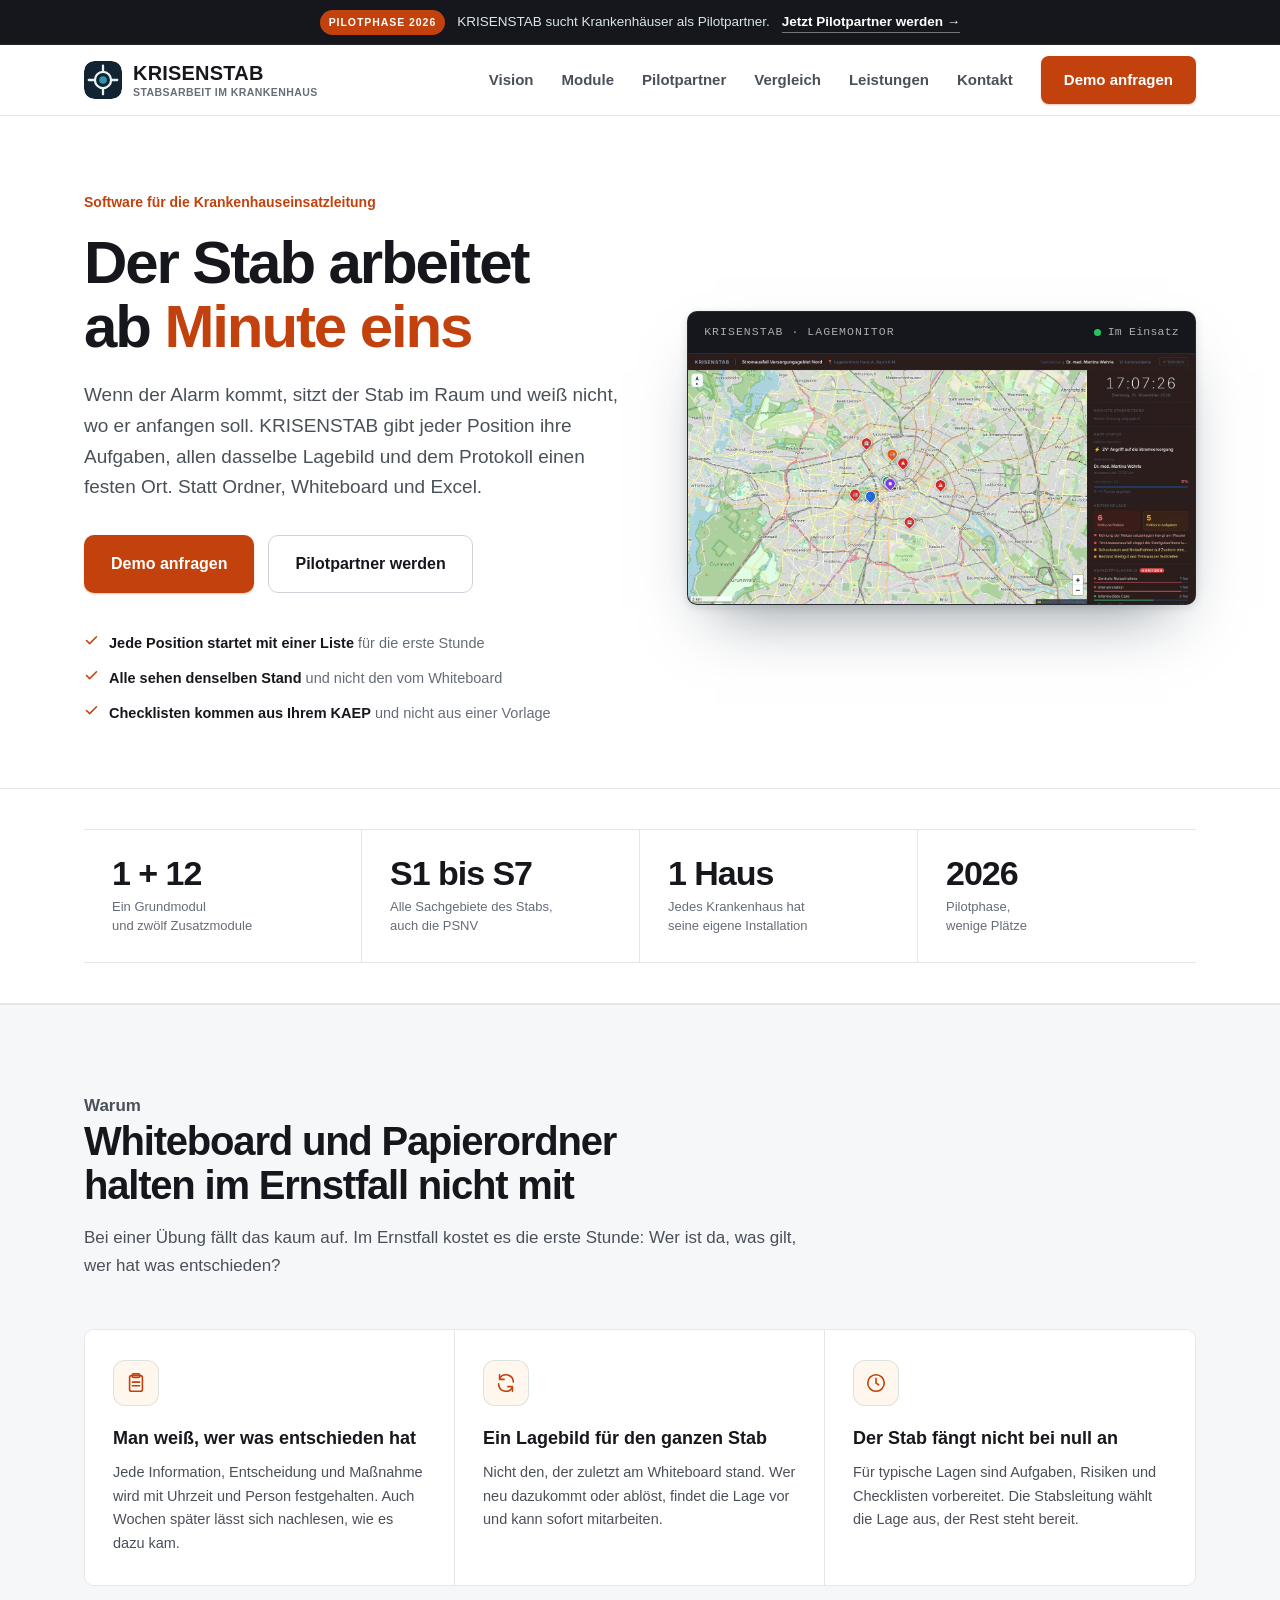
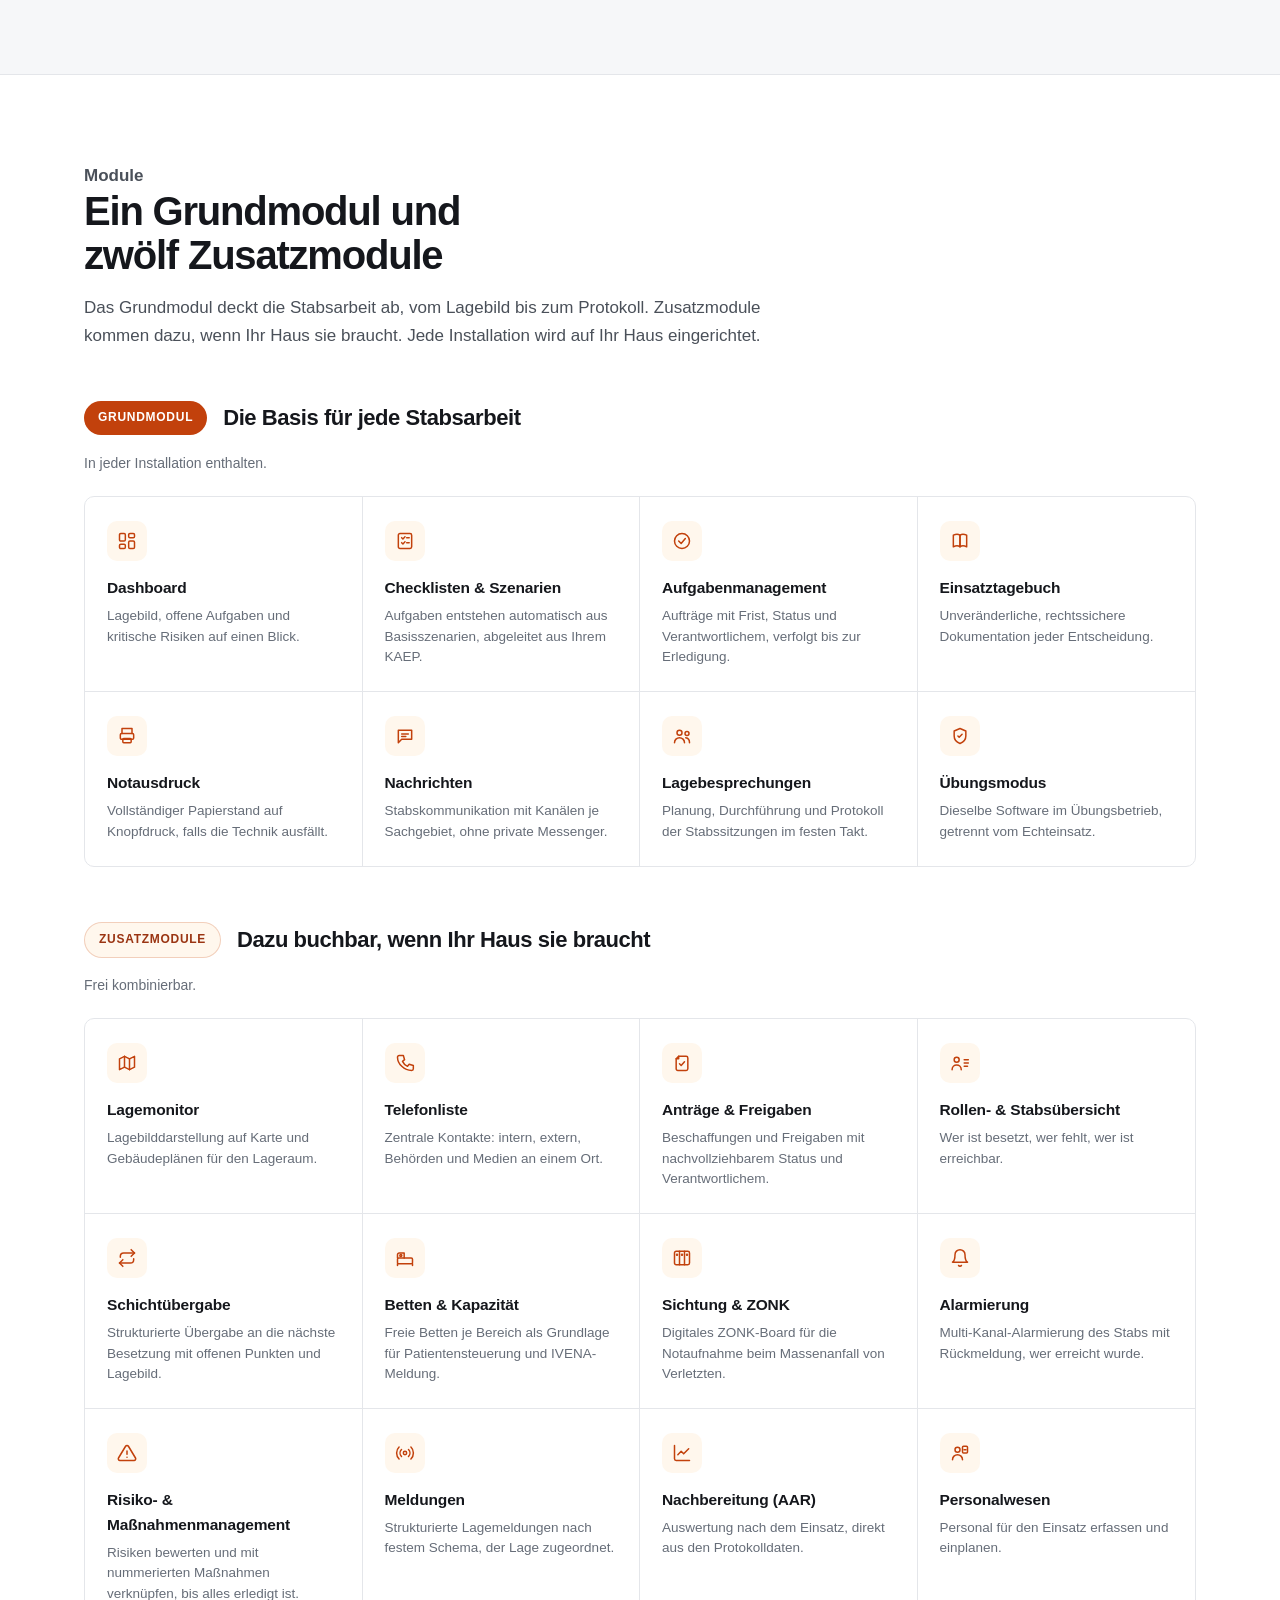
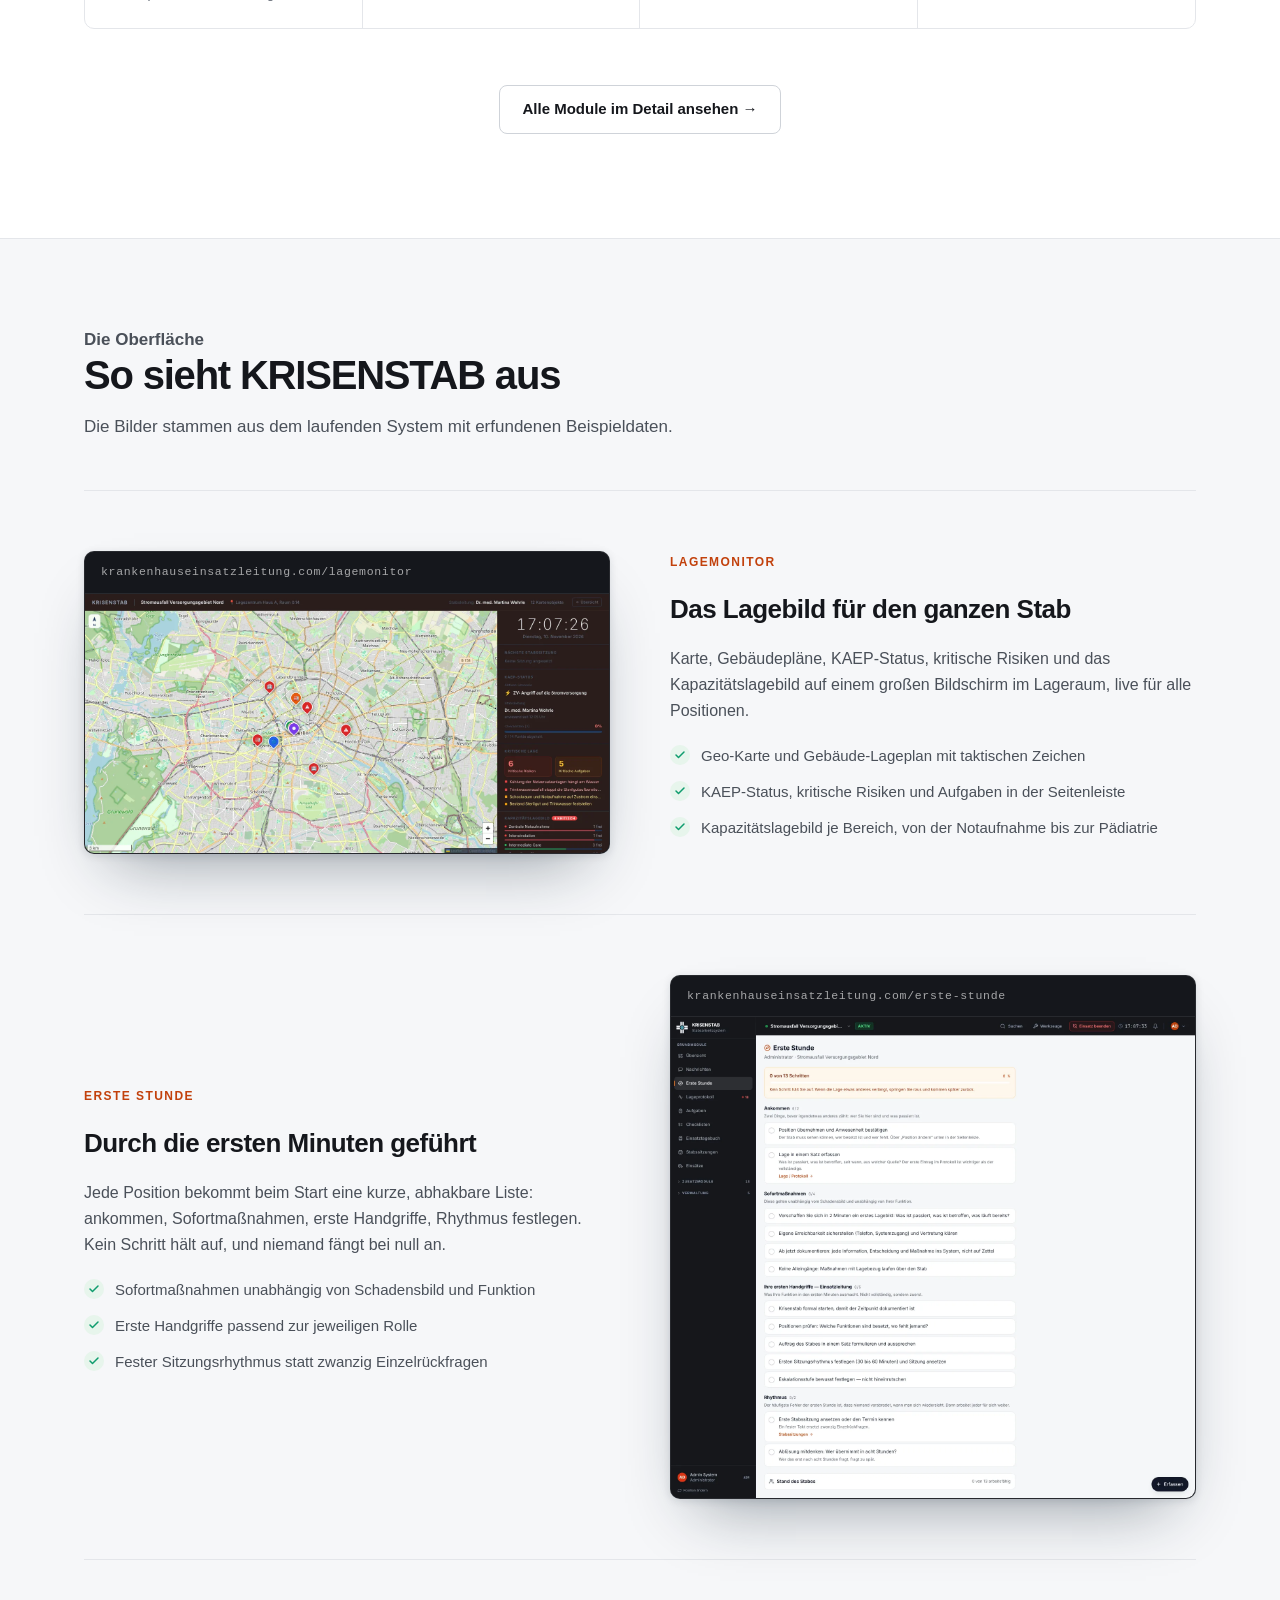
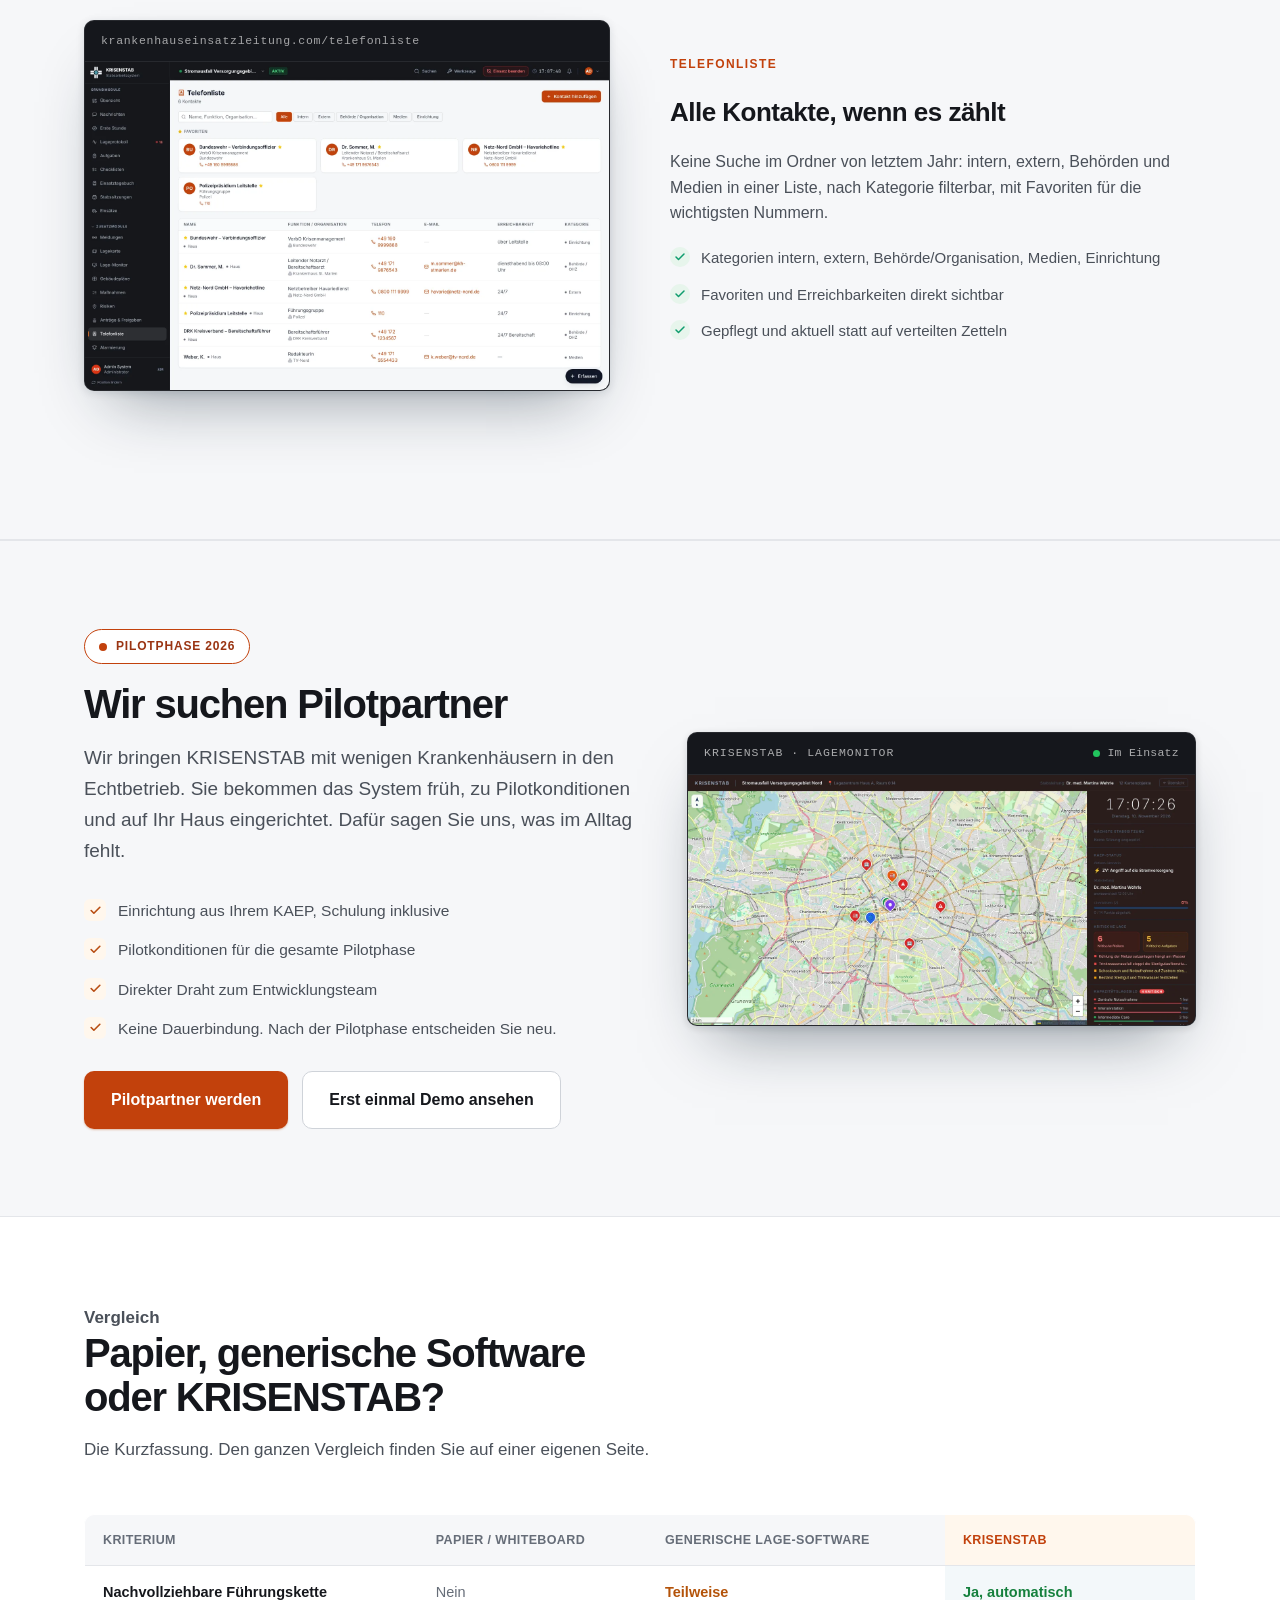
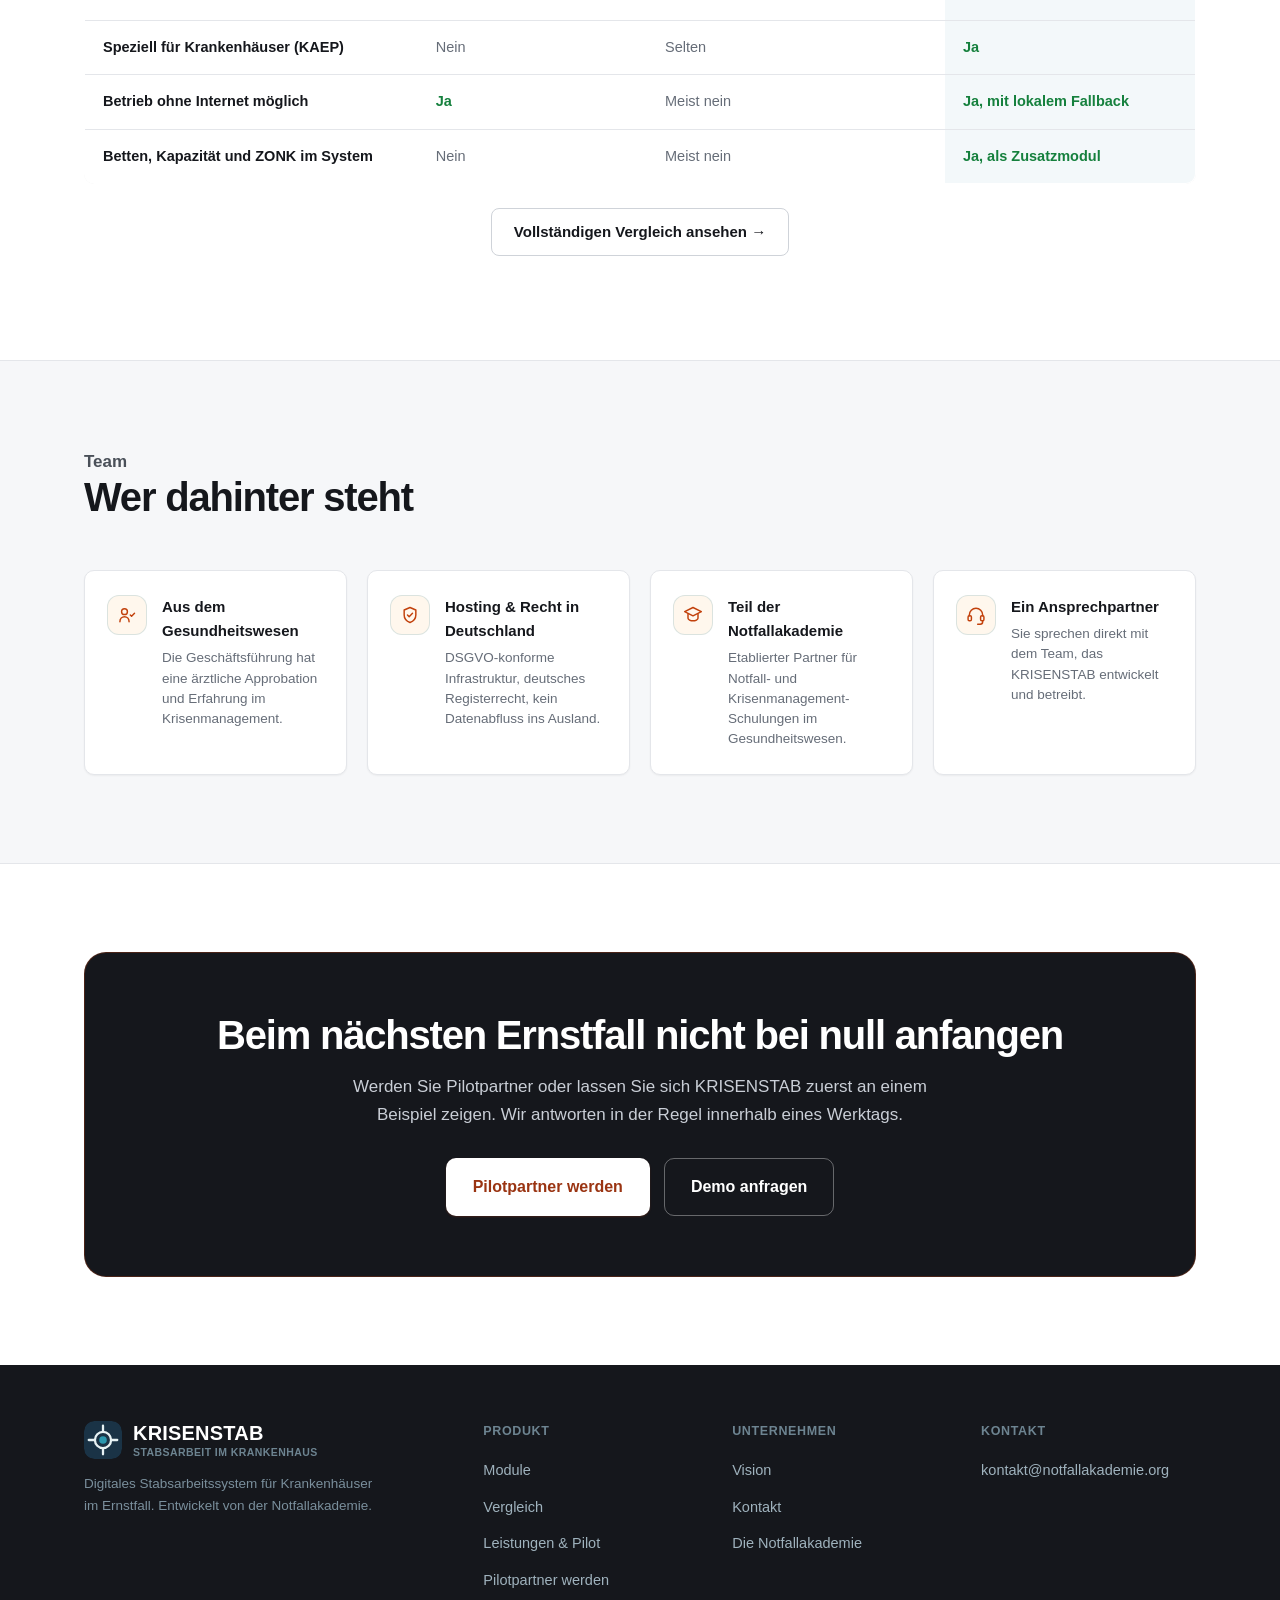
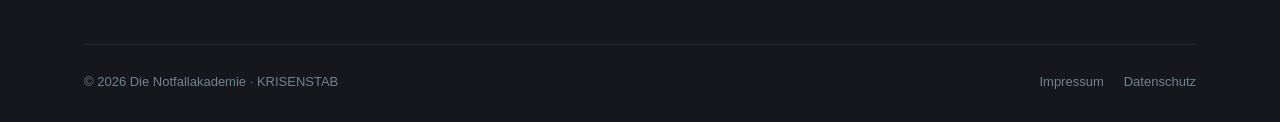
<file: index.html>
<!doctype html>
<html lang="de">
<head>
<meta charset="utf-8">
<meta name="viewport" content="width=device-width, initial-scale=1">
<title>KRISENSTAB | Software für die Krankenhauseinsatzleitung</title>
<meta name="description" content="KRISENSTAB ist die Software für die Krankenhauseinsatzleitung: Lage, Aufgaben, Checklisten und Einsatztagebuch für den Krisenstab. Pilotpartner gesucht.">
<link rel="canonical" href="https://krankenhauseinsatzleitung.com/">
<meta name="robots" content="index, follow, max-image-preview:large, max-snippet:-1">
<meta name="theme-color" content="#122331">
<meta property="og:type" content="website">
<meta property="og:site_name" content="KRISENSTAB">
<meta property="og:locale" content="de_DE">
<meta property="og:title" content="KRISENSTAB | Software für die Krankenhauseinsatzleitung">
<meta property="og:description" content="KRISENSTAB ist die Software für die Krankenhauseinsatzleitung: Lage, Aufgaben, Checklisten und Einsatztagebuch für den Krisenstab. Pilotpartner gesucht.">
<meta property="og:url" content="https://krankenhauseinsatzleitung.com/">
<meta property="og:image" content="https://krankenhauseinsatzleitung.com/assets/img/og-krisenstab.jpg">
<meta property="og:image:width" content="1200">
<meta property="og:image:height" content="630">
<meta property="og:image:alt" content="KRISENSTAB: Übersicht der Einsatzleitung mit Lage, Aufgaben und Meldungen">
<meta name="twitter:card" content="summary_large_image">
<meta name="twitter:title" content="KRISENSTAB | Software für die Krankenhauseinsatzleitung">
<meta name="twitter:description" content="KRISENSTAB ist die Software für die Krankenhauseinsatzleitung: Lage, Aufgaben, Checklisten und Einsatztagebuch für den Krisenstab. Pilotpartner gesucht.">
<meta name="twitter:image" content="https://krankenhauseinsatzleitung.com/assets/img/og-krisenstab.jpg">
<meta name="twitter:image:alt" content="KRISENSTAB: Übersicht der Einsatzleitung mit Lage, Aufgaben und Meldungen">
<link rel="icon" href="data:image/svg+xml,<svg xmlns='http://www.w3.org/2000/svg' viewBox='0 0 40 40'><rect width='40' height='40' rx='11' fill='%23122331'/><g fill='none' stroke='%23e7f2f4' stroke-width='2.6' stroke-linecap='round'><path d='M20 5V11.5'/><path d='M20 28.5V35'/><path d='M5 20H11.5'/><path d='M28.5 20H35'/><circle cx='20' cy='20' r='8.5'/></g><circle cx='20' cy='20' r='4' fill='%232a97ae'/></svg>">
<link rel="stylesheet" href="/assets/css/style.css?v=8">
<script type="application/ld+json">
{
  "@context": "https://schema.org",
  "@graph": [
    {
      "@type": "Organization",
      "@id": "https://krankenhauseinsatzleitung.com/#organisation",
      "name": "Die Notfallakademie UG (haftungsbeschränkt)",
      "url": "https://krankenhauseinsatzleitung.com/",
      "email": "kontakt@notfallakademie.org",
      "telephone": "+49 30 2867 0692",
      "address": {
        "@type": "PostalAddress",
        "streetAddress": "Mühlenstraße 8a",
        "postalCode": "14167",
        "addressLocality": "Berlin",
        "addressCountry": "DE"
      }
    },
    {
      "@type": "WebSite",
      "@id": "https://krankenhauseinsatzleitung.com/#website",
      "url": "https://krankenhauseinsatzleitung.com/",
      "name": "KRISENSTAB | Krankenhauseinsatzleitung",
      "inLanguage": "de-DE",
      "publisher": {
        "@id": "https://krankenhauseinsatzleitung.com/#organisation"
      }
    },
    {
      "@type": "SoftwareApplication",
      "@id": "https://krankenhauseinsatzleitung.com/#software",
      "name": "KRISENSTAB",
      "applicationCategory": "BusinessApplication",
      "operatingSystem": "Web",
      "description": "Software für die Krankenhauseinsatzleitung (Krisenstab): Lageübersicht, Aufgaben, Checklisten, Einsatztagebuch und Stabssitzungen, ergänzt durch zwölf Zusatzmodule. Zurzeit im Pilotbetrieb.",
      "url": "https://krankenhauseinsatzleitung.com/",
      "inLanguage": "de-DE",
      "audience": {
        "@type": "Audience",
        "audienceType": "Krankenhäuser, Krankenhauseinsatzleitung, Krisenstab"
      },
      "provider": {
        "@id": "https://krankenhauseinsatzleitung.com/#organisation"
      }
    }
  ]
}
</script>
</head>
<body>

<div class="promo-bar">
  <div class="wrap">
    <span class="promo-badge">Pilotphase 2026</span>
    <span>KRISENSTAB sucht Krankenhäuser als Pilotpartner.</span>
    <a href="/pilotpartner">Jetzt Pilotpartner werden →</a>
  </div>
</div>

<header class="site-header">
  <div class="wrap">
    <a href="/" class="brand">
      <span class="mark"><svg viewBox="0 0 40 40" width="38" height="38" aria-hidden="true"><rect width="40" height="40" rx="11" fill="#122331"/><g fill="none" stroke="#e7f2f4" stroke-width="2.4" stroke-linecap="round"><path d="M20 5V11.5"/><path d="M20 28.5V35"/><path d="M5 20H11.5"/><path d="M28.5 20H35"/><circle cx="20" cy="20" r="8.5"/></g><circle cx="20" cy="20" r="4" fill="#2a97ae"/></svg></span>
      <span class="brand-name">KRISENSTAB<small>Stabsarbeit im Krankenhaus</small></span>
    </a>
    <nav class="main-nav">
      <a href="/vision">Vision</a>
      <a href="/funktionen">Module</a>
      <a href="/pilotpartner">Pilotpartner</a>
      <a href="/vergleich">Vergleich</a>
      <a href="/leistungen">Leistungen</a>
      <a href="/kontakt">Kontakt</a>
      <a href="/kontakt" class="btn btn-primary">Demo anfragen</a>
    </nav>
    <button class="nav-toggle" aria-label="Menü öffnen">☰</button>
  </div>
</header>

<section class="hero">
  <div class="wrap hero-grid">
    <div>
      <div class="eyebrow">Software für die Krankenhauseinsatzleitung</div>
      <h1>Der Stab arbeitet ab <span class="accent">Minute eins</span></h1>
      <p class="lead">Wenn der Alarm kommt, sitzt der Stab im Raum und weiß nicht, wo er anfangen soll. KRISENSTAB gibt jeder Position ihre Aufgaben, allen dasselbe Lagebild und dem Protokoll einen festen Ort. Statt Ordner, Whiteboard und Excel.</p>
      <div class="hero-actions">
        <a href="/kontakt" class="btn btn-accent btn-lg">Demo anfragen</a>
        <a href="/pilotpartner" class="btn btn-outline btn-lg">Pilotpartner werden</a>
      </div>
      <div class="hero-trust">
        <div><span><strong>Jede Position startet mit einer Liste</strong> <span class="zusatz">für die erste Stunde</span></span></div>
        <div><span><strong>Alle sehen denselben Stand</strong> <span class="zusatz">und nicht den vom Whiteboard</span></span></div>
        <div><span><strong>Checklisten kommen aus Ihrem KAEP</strong> <span class="zusatz">und nicht aus einer Vorlage</span></span></div>
      </div>
    </div>
    <div class="hero-shot">
      <div class="geraet">
        <div class="geraet-kopf">
          <span>KRISENSTAB · Lagemonitor</span>
          <span class="lage">Im Einsatz</span>
        </div>
        <img src="/assets/img/screenshot-lagemonitor.webp?v=2" alt="KRISENSTAB Lagemonitor mit Karte, KAEP-Status, kritischen Risiken und Kapazitätslagebild" width="1500" height="741">
      </div>
    </div>
  </div>
</section>

<section class="tight">
  <div class="wrap">
    <div class="stats">
      <div><div class="num">1 + 12</div><div class="label">Ein Grundmodul<br>und zwölf Zusatzmodule</div></div>
      <div><div class="num">S1 bis S7</div><div class="label">Alle Sachgebiete des Stabs,<br>auch die PSNV</div></div>
      <div><div class="num">1 Haus</div><div class="label">Jedes Krankenhaus hat<br>seine eigene Installation</div></div>
      <div><div class="num">2026</div><div class="label">Pilotphase,<br>wenige Plätze</div></div>
    </div>
  </div>
</section>

<section class="alt">
  <div class="wrap">
    <div class="section-head center auf">
      <p class="kicker">Warum</p>
      <h2>Whiteboard und Papierordner halten im Ernstfall nicht mit</h2>
      <p>Bei einer Übung fällt das kaum auf. Im Ernstfall kostet es die erste Stunde: Wer ist da, was gilt, wer hat was entschieden?</p>
    </div>
    <div class="grid-3">
      <div class="card">
        <div class="feature-icon"><svg viewBox="0 0 24 24" fill="none" stroke="currentColor" stroke-width="1.75" stroke-linecap="round" stroke-linejoin="round"><rect x="5" y="4" width="14" height="17" rx="2"></rect><rect x="8" y="2" width="8" height="4" rx="1"></rect><line x1="8" y1="11" x2="16" y2="11"></line><line x1="8" y1="15" x2="16" y2="15"></line></svg></div>
        <h3>Man weiß, wer was entschieden hat</h3>
        <p>Jede Information, Entscheidung und Maßnahme wird mit Uhrzeit und Person festgehalten. Auch Wochen später lässt sich nachlesen, wie es dazu kam.</p>
      </div>
      <div class="card">
        <div class="feature-icon"><svg viewBox="0 0 24 24" fill="none" stroke="currentColor" stroke-width="1.75" stroke-linecap="round" stroke-linejoin="round"><path d="M20 11a8 8 0 0 0-14.9-4"></path><path d="M4 13a8 8 0 0 0 14.9 4"></path><polyline points="5 3 5 8 10 8"></polyline><polyline points="19 21 19 16 14 16"></polyline></svg></div>
        <h3>Ein Lagebild für den ganzen Stab</h3>
        <p>Nicht den, der zuletzt am Whiteboard stand. Wer neu dazukommt oder ablöst, findet die Lage vor und kann sofort mitarbeiten.</p>
      </div>
      <div class="card">
        <div class="feature-icon"><svg viewBox="0 0 24 24" fill="none" stroke="currentColor" stroke-width="1.75" stroke-linecap="round" stroke-linejoin="round"><circle cx="12" cy="12" r="9"></circle><polyline points="12 7 12 12 15 14"></polyline></svg></div>
        <h3>Der Stab fängt nicht bei null an</h3>
        <p>Für typische Lagen sind Aufgaben, Risiken und Checklisten vorbereitet. Die Stabsleitung wählt die Lage aus, der Rest steht bereit.</p>
      </div>
    </div>
  </div>
</section>

<section>
  <div class="wrap">
    <div class="section-head auf">
      <p class="kicker">Module</p>
      <h2>Ein Grundmodul und zwölf Zusatzmodule</h2>
      <p>Das Grundmodul deckt die Stabsarbeit ab, vom Lagebild bis zum Protokoll. Zusatzmodule kommen dazu, wenn Ihr Haus sie braucht. Jede Installation wird auf Ihr Haus eingerichtet.</p>
    </div>

    <div class="module-group auf">
      <div class="module-group-head">
        <span class="mg-tag base">Grundmodul</span>
        <h3>Die Basis für jede Stabsarbeit</h3>
        <p class="mg-note">In jeder Installation enthalten.</p>
      </div>
      <div class="module-grid cols-4">
        <div class="module-card">
          <div class="m-ic"><svg viewBox="0 0 24 24" stroke="currentColor" stroke-width="1.8" stroke-linecap="round" stroke-linejoin="round"><rect x="3" y="3" width="7" height="9" rx="1.5"></rect><rect x="14" y="3" width="7" height="5" rx="1.5"></rect><rect x="14" y="12" width="7" height="9" rx="1.5"></rect><rect x="3" y="16" width="7" height="5" rx="1.5"></rect></svg></div>
          <h4>Dashboard</h4>
          <p>Lagebild, offene Aufgaben und kritische Risiken auf einen Blick.</p>
        </div>
        <div class="module-card">
          <div class="m-ic"><svg viewBox="0 0 24 24" stroke="currentColor" stroke-width="1.8" stroke-linecap="round" stroke-linejoin="round"><rect x="4" y="3" width="16" height="18" rx="2"></rect><polyline points="8 8 9.5 9.5 12 7"></polyline><polyline points="8 14 9.5 15.5 12 13"></polyline><line x1="14" y1="8.2" x2="17" y2="8.2"></line><line x1="14" y1="14.2" x2="17" y2="14.2"></line></svg></div>
          <h4>Checklisten &amp; Szenarien</h4>
          <p>Aufgaben entstehen automatisch aus Basisszenarien, abgeleitet aus Ihrem KAEP.</p>
        </div>
        <div class="module-card">
          <div class="m-ic"><svg viewBox="0 0 24 24" stroke="currentColor" stroke-width="1.8" stroke-linecap="round" stroke-linejoin="round"><circle cx="12" cy="12" r="9"></circle><polyline points="8 12 11 15 16 9"></polyline></svg></div>
          <h4>Aufgabenmanagement</h4>
          <p>Aufträge mit Frist, Status und Verantwortlichem, verfolgt bis zur Erledigung.</p>
        </div>
        <div class="module-card">
          <div class="m-ic"><svg viewBox="0 0 24 24" stroke="currentColor" stroke-width="1.8" stroke-linecap="round" stroke-linejoin="round"><path d="M4 5c3-1.5 6-1.5 8 0v14c-2-1.5-5-1.5-8 0V5z"></path><path d="M20 5c-3-1.5-6-1.5-8 0v14c2-1.5 5-1.5 8 0V5z"></path></svg></div>
          <h4>Einsatztagebuch</h4>
          <p>Unveränderliche, rechtssichere Dokumentation jeder Entscheidung.</p>
        </div>
        <div class="module-card">
          <div class="m-ic"><svg viewBox="0 0 24 24" stroke="currentColor" stroke-width="1.8" stroke-linecap="round" stroke-linejoin="round"><polyline points="6 9 6 3 18 3 18 9"></polyline><rect x="4" y="9" width="16" height="7" rx="1.5"></rect><rect x="7" y="15" width="10" height="5" rx="1"></rect></svg></div>
          <h4>Notausdruck</h4>
          <p>Vollständiger Papierstand auf Knopfdruck, falls die Technik ausfällt.</p>
        </div>
        <div class="module-card">
          <div class="m-ic"><svg viewBox="0 0 24 24" stroke="currentColor" stroke-width="1.8" stroke-linecap="round" stroke-linejoin="round"><path d="M4 5h16v11H8l-4 4V5z"></path><line x1="8" y1="9.5" x2="16" y2="9.5"></line><line x1="8" y1="12.5" x2="13" y2="12.5"></line></svg></div>
          <h4>Nachrichten</h4>
          <p>Stabskommunikation mit Kanälen je Sachgebiet, ohne private Messenger.</p>
        </div>
        <div class="module-card">
          <div class="m-ic"><svg viewBox="0 0 24 24" stroke="currentColor" stroke-width="1.8" stroke-linecap="round" stroke-linejoin="round"><circle cx="9" cy="8" r="3"></circle><path d="M3 20c0-3.3 2.7-6 6-6s6 2.7 6 6"></path><circle cx="18" cy="9" r="2.4"></circle><path d="M16.5 14.2c2.4.3 4.5 2.1 4.5 5.8"></path></svg></div>
          <h4>Lagebesprechungen</h4>
          <p>Planung, Durchführung und Protokoll der Stabssitzungen im festen Takt.</p>
        </div>
        <div class="module-card">
          <div class="m-ic"><svg viewBox="0 0 24 24" stroke="currentColor" stroke-width="1.8" stroke-linecap="round" stroke-linejoin="round"><path d="M12 3l7 3v6c0 4.5-3 7.5-7 9-4-1.5-7-4.5-7-9V6z"></path><polyline points="9.5 12 11 13.5 14.5 10"></polyline></svg></div>
          <h4>Übungsmodus</h4>
          <p>Dieselbe Software im Übungsbetrieb, getrennt vom Echteinsatz.</p>
        </div>
      </div>
    </div>

    <div class="module-group auf">
      <div class="module-group-head">
        <span class="mg-tag ext">Zusatzmodule</span>
        <h3>Dazu buchbar, wenn Ihr Haus sie braucht</h3>
        <p class="mg-note">Frei kombinierbar.</p>
      </div>
      <div class="module-grid cols-4">
        <div class="module-card">
          <div class="m-ic"><svg viewBox="0 0 24 24" stroke="currentColor" stroke-width="1.8" stroke-linecap="round" stroke-linejoin="round"><polygon points="3 7 9 4 15 7 21 4 21 17 15 20 9 17 3 20 3 7"></polygon><line x1="9" y1="4" x2="9" y2="17"></line><line x1="15" y1="7" x2="15" y2="20"></line></svg></div>
          <h4>Lagemonitor</h4>
          <p>Lagebilddarstellung auf Karte und Gebäudeplänen für den Lageraum.</p>
        </div>
        <div class="module-card">
          <div class="m-ic"><svg viewBox="0 0 24 24" stroke="currentColor" stroke-width="1.8" stroke-linecap="round" stroke-linejoin="round"><path d="M6 3h4l1.5 5-2.5 2a12 12 0 0 0 6 6l2-2.5 5 1.5v4a2 2 0 0 1-2 2C11 21 3 13 3 5a2 2 0 0 1 2-2z"></path></svg></div>
          <h4>Telefonliste</h4>
          <p>Zentrale Kontakte: intern, extern, Behörden und Medien an einem Ort.</p>
        </div>
        <div class="module-card">
          <div class="m-ic"><svg viewBox="0 0 24 24" stroke="currentColor" stroke-width="1.8" stroke-linecap="round" stroke-linejoin="round"><path d="M8 4h9a2 2 0 0 1 2 2v13a2 2 0 0 1-2 2H7a2 2 0 0 1-2-2V7z"></path><path d="M8 4v3H5"></path><polyline points="9 13 11 15 15 10.5"></polyline></svg></div>
          <h4>Anträge &amp; Freigaben</h4>
          <p>Beschaffungen und Freigaben mit nachvollziehbarem Status und Verantwortlichem.</p>
        </div>
        <div class="module-card">
          <div class="m-ic"><svg viewBox="0 0 24 24" stroke="currentColor" stroke-width="1.8" stroke-linecap="round" stroke-linejoin="round"><circle cx="8" cy="8" r="3"></circle><path d="M2.5 20c0-3.3 2.5-5.5 5.5-5.5s5.5 2.2 5.5 5.5"></path><line x1="17" y1="8" x2="22" y2="8"></line><line x1="17" y1="12" x2="22" y2="12"></line><line x1="17" y1="16" x2="21" y2="16"></line></svg></div>
          <h4>Rollen- &amp; Stabsübersicht</h4>
          <p>Wer ist besetzt, wer fehlt, wer ist erreichbar.</p>
        </div>
        <div class="module-card">
          <div class="m-ic"><svg viewBox="0 0 24 24" stroke="currentColor" stroke-width="1.8" stroke-linecap="round" stroke-linejoin="round"><path d="M17 2l4 4-4 4"></path><path d="M21 6H8a4 4 0 0 0-4 4v1"></path><path d="M7 22l-4-4 4-4"></path><path d="M3 18h13a4 4 0 0 0 4-4v-1"></path></svg></div>
          <h4>Schichtübergabe</h4>
          <p>Strukturierte Übergabe an die nächste Besetzung mit offenen Punkten und Lagebild.</p>
        </div>
        <div class="module-card">
          <div class="m-ic"><svg viewBox="0 0 24 24" stroke="currentColor" stroke-width="1.8" stroke-linecap="round" stroke-linejoin="round"><rect x="3" y="12" width="18" height="7" rx="1.5"></rect><path d="M3 12V8a2 2 0 0 1 2-2h6v6"></path><circle cx="7" cy="9" r="1.2"></circle><line x1="3" y1="19" x2="3" y2="21"></line><line x1="21" y1="19" x2="21" y2="21"></line></svg></div>
          <h4>Betten &amp; Kapazität</h4>
          <p>Freie Betten je Bereich als Grundlage für Patientensteuerung und IVENA-Meldung.</p>
        </div>
        <div class="module-card">
          <div class="m-ic"><svg viewBox="0 0 24 24" stroke="currentColor" stroke-width="1.8" stroke-linecap="round" stroke-linejoin="round"><rect x="3" y="4" width="18" height="16" rx="2"></rect><line x1="9" y1="4" x2="9" y2="20"></line><line x1="15" y1="4" x2="15" y2="20"></line><circle cx="6" cy="8" r="0.6" fill="currentColor"></circle><circle cx="12" cy="8" r="0.6" fill="currentColor"></circle><circle cx="18" cy="8" r="0.6" fill="currentColor"></circle></svg></div>
          <h4>Sichtung &amp; ZONK</h4>
          <p>Digitales ZONK-Board für die Notaufnahme beim Massenanfall von Verletzten.</p>
        </div>
        <div class="module-card">
          <div class="m-ic"><svg viewBox="0 0 24 24" stroke="currentColor" stroke-width="1.8" stroke-linecap="round" stroke-linejoin="round"><path d="M18 8A6 6 0 0 0 6 8c0 7-3 9-3 9h18s-3-2-3-9"></path><path d="M13.7 21a2 2 0 0 1-3.4 0"></path></svg></div>
          <h4>Alarmierung</h4>
          <p>Multi-Kanal-Alarmierung des Stabs mit Rückmeldung, wer erreicht wurde.</p>
        </div>
        <div class="module-card">
          <div class="m-ic"><svg viewBox="0 0 24 24" stroke="currentColor" stroke-width="1.8" stroke-linecap="round" stroke-linejoin="round"><path d="M10.3 3.9 1.8 18a2 2 0 0 0 1.7 3h17a2 2 0 0 0 1.7-3L13.7 3.9a2 2 0 0 0-3.4 0z"></path><line x1="12" y1="9.5" x2="12" y2="13.5"></line><line x1="12" y1="17" x2="12" y2="17"></line></svg></div>
          <h4>Risiko- &amp; Maßnahmenmanagement</h4>
          <p>Risiken bewerten und mit nummerierten Maßnahmen verknüpfen, bis alles erledigt ist.</p>
        </div>
        <div class="module-card">
          <div class="m-ic"><svg viewBox="0 0 24 24" stroke="currentColor" stroke-width="1.8" stroke-linecap="round" stroke-linejoin="round"><circle cx="12" cy="12" r="2"></circle><path d="M4.9 4.9a10 10 0 0 0 0 14.2"></path><path d="M19.1 4.9a10 10 0 0 1 0 14.2"></path><path d="M7.8 7.8a6 6 0 0 0 0 8.4"></path><path d="M16.2 7.8a6 6 0 0 1 0 8.4"></path></svg></div>
          <h4>Meldungen</h4>
          <p>Strukturierte Lagemeldungen nach festem Schema, der Lage zugeordnet.</p>
        </div>
        <div class="module-card">
          <div class="m-ic"><svg viewBox="0 0 24 24" stroke="currentColor" stroke-width="1.8" stroke-linecap="round" stroke-linejoin="round"><path d="M3 3v16a2 2 0 0 0 2 2h16"></path><polyline points="7 14 11 10 14 13 20 7"></polyline></svg></div>
          <h4>Nachbereitung (AAR)</h4>
          <p>Auswertung nach dem Einsatz, direkt aus den Protokolldaten.</p>
        </div>
        <div class="module-card">
          <div class="m-ic"><svg viewBox="0 0 24 24" stroke="currentColor" stroke-width="1.8" stroke-linecap="round" stroke-linejoin="round"><circle cx="9" cy="8" r="3"></circle><path d="M3 20c0-3.3 2.7-6 6-6s6 2.7 6 6"></path><rect x="15" y="4" width="6" height="8" rx="1.2"></rect><line x1="16.8" y1="8" x2="19.2" y2="8"></line></svg></div>
          <h4>Personalwesen</h4>
          <p>Personal für den Einsatz erfassen und einplanen.</p>
        </div>
      </div>
    </div>

    <p class="text-center" style="margin-top:40px;"><a href="/funktionen" class="btn btn-outline">Alle Module im Detail ansehen →</a></p>
  </div>
</section>

<section class="alt">
  <div class="wrap">
    <div class="section-head auf">
      <p class="kicker">Die Oberfläche</p>
      <h2>So sieht KRISENSTAB aus</h2>
      <p>Die Bilder stammen aus dem laufenden System mit erfundenen Beispieldaten.</p>
    </div>

    <div class="showcase">
      <div class="showcase-media">
        <div class="browser-mockup">
          <div class="browser-bar"><div class="browser-url">krankenhauseinsatzleitung.com/lagemonitor</div></div>
          <img src="/assets/img/screenshot-lagemonitor.webp?v=2" alt="KRISENSTAB Lagemonitor mit Karte, KAEP-Status, kritischen Risiken und Kapazitätslagebild für den Lageraum" width="1500" height="741" loading="lazy">
        </div>
      </div>
      <div class="showcase-copy">
        <span class="tag">Lagemonitor</span>
        <h3>Das Lagebild für den ganzen Stab</h3>
        <p>Karte, Gebäudepläne, KAEP-Status, kritische Risiken und das Kapazitätslagebild auf einem großen Bildschirm im Lageraum, live für alle Positionen.</p>
        <ul class="checklist">
          <li>Geo-Karte und Gebäude-Lageplan mit taktischen Zeichen</li>
          <li>KAEP-Status, kritische Risiken und Aufgaben in der Seitenleiste</li>
          <li>Kapazitätslagebild je Bereich, von der Notaufnahme bis zur Pädiatrie</li>
        </ul>
      </div>
    </div>

    <div class="showcase reverse">
      <div class="showcase-media">
        <div class="browser-mockup">
          <div class="browser-bar"><div class="browser-url">krankenhauseinsatzleitung.com/erste-stunde</div></div>
          <img src="/assets/img/screenshot-erste-stunde.webp?v=2" alt="KRISENSTAB Modul Erste Stunde: Checkliste mit Sofortmaßnahmen und ersten Handgriffen je Position" width="1600" height="1466" loading="lazy">
        </div>
      </div>
      <div class="showcase-copy">
        <span class="tag">Erste Stunde</span>
        <h3>Durch die ersten Minuten geführt</h3>
        <p>Jede Position bekommt beim Start eine kurze, abhakbare Liste: ankommen, Sofortmaßnahmen, erste Handgriffe, Rhythmus festlegen. Kein Schritt hält auf, und niemand fängt bei null an.</p>
        <ul class="checklist">
          <li>Sofortmaßnahmen unabhängig von Schadensbild und Funktion</li>
          <li>Erste Handgriffe passend zur jeweiligen Rolle</li>
          <li>Fester Sitzungsrhythmus statt zwanzig Einzelrückfragen</li>
        </ul>
      </div>
    </div>

    <div class="showcase">
      <div class="showcase-media">
        <div class="browser-mockup">
          <div class="browser-bar"><div class="browser-url">krankenhauseinsatzleitung.com/telefonliste</div></div>
          <img src="/assets/img/screenshot-telefonliste.webp?v=2" alt="KRISENSTAB Telefonliste mit Favoriten und Kontakten aus den Kategorien intern, extern, Behörde und Medien" width="1600" height="1000" loading="lazy">
        </div>
      </div>
      <div class="showcase-copy">
        <span class="tag">Telefonliste</span>
        <h3>Alle Kontakte, wenn es zählt</h3>
        <p>Keine Suche im Ordner von letztem Jahr: intern, extern, Behörden und Medien in einer Liste, nach Kategorie filterbar, mit Favoriten für die wichtigsten Nummern.</p>
        <ul class="checklist">
          <li>Kategorien intern, extern, Behörde/Organisation, Medien, Einrichtung</li>
          <li>Favoriten und Erreichbarkeiten direkt sichtbar</li>
          <li>Gepflegt und aktuell statt auf verteilten Zetteln</li>
        </ul>
      </div>
    </div>
  </div>
</section>

<section class="pilot-section">
  <div class="wrap">
    <div class="hero-grid" style="align-items:center;">
      <div class="auf">
        <span class="pilot-badge"><span class="dot"></span>Pilotphase 2026</span>
        <h2>Wir suchen Pilotpartner</h2>
        <p class="lead">Wir bringen KRISENSTAB mit wenigen Krankenhäusern in den Echtbetrieb. Sie bekommen das System früh, zu Pilotkonditionen und auf Ihr Haus eingerichtet. Dafür sagen Sie uns, was im Alltag fehlt.</p>
        <ul class="pilot-perks">
          <li>Einrichtung aus Ihrem KAEP, Schulung inklusive</li>
          <li>Pilotkonditionen für die gesamte Pilotphase</li>
          <li>Direkter Draht zum Entwicklungsteam</li>
          <li>Keine Dauerbindung. Nach der Pilotphase entscheiden Sie neu.</li>
        </ul>
        <div class="hero-actions" style="margin-top:30px;margin-bottom:0;">
          <a href="/pilotpartner" class="btn btn-accent btn-lg">Pilotpartner werden</a>
          <a href="/kontakt" class="btn btn-outline btn-lg">Erst einmal Demo ansehen</a>
        </div>
      </div>
      <div class="hero-shot auf" data-verzoegerung="1">
        <div class="geraet">
          <div class="geraet-kopf"><span>KRISENSTAB · Lagemonitor</span><span class="lage">Im Einsatz</span></div>
          <img src="/assets/img/screenshot-lagemonitor.webp?v=2" alt="KRISENSTAB Lagemonitor mit Karte, KAEP-Status und Kapazitätslagebild" width="1500" height="741" loading="lazy">
        </div>
      </div>
    </div>
  </div>
</section>

<section>
  <div class="wrap">
    <div class="section-head center auf">
      <p class="kicker">Vergleich</p>
      <h2>Papier, generische Software oder KRISENSTAB?</h2>
      <p>Die Kurzfassung. Den ganzen Vergleich finden Sie auf einer eigenen Seite.</p>
    </div>
    <div class="table-scroll">
      <table class="compare-table">
        <thead>
          <tr>
            <th>Kriterium</th>
            <th>Papier / Whiteboard</th>
            <th>Generische Lage-Software</th>
            <th class="col-kel">KRISENSTAB</th>
          </tr>
        </thead>
        <tbody>
          <tr>
            <td>Nachvollziehbare Führungskette</td>
            <td class="no">Nein</td>
            <td class="partial">Teilweise</td>
            <td class="col-kel"><span class="yes">Ja, automatisch</span></td>
          </tr>
          <tr>
            <td>Speziell für Krankenhäuser (KAEP)</td>
            <td class="no">Nein</td>
            <td class="no">Selten</td>
            <td class="col-kel"><span class="yes">Ja</span></td>
          </tr>
          <tr>
            <td>Betrieb ohne Internet möglich</td>
            <td class="yes">Ja</td>
            <td class="no">Meist nein</td>
            <td class="col-kel"><span class="yes">Ja, mit lokalem Fallback</span></td>
          </tr>
          <tr>
            <td>Betten, Kapazität und ZONK im System</td>
            <td class="no">Nein</td>
            <td class="no">Meist nein</td>
            <td class="col-kel"><span class="yes">Ja, als Zusatzmodul</span></td>
          </tr>
        </tbody>
      </table>
    </div>
    <p class="text-center" style="margin-top:24px;"><a href="/vergleich" class="btn btn-outline">Vollständigen Vergleich ansehen →</a></p>
  </div>
</section>

<section class="alt">
  <div class="wrap">
    <div class="section-head center auf">
      <p class="kicker">Team</p>
      <h2>Wer dahinter steht</h2>
    </div>
    <div class="trust-bar">
      <div class="trust-item">
        <div class="feature-icon"><svg viewBox="0 0 24 24" fill="none" stroke="currentColor" stroke-width="1.75" stroke-linecap="round" stroke-linejoin="round"><circle cx="9" cy="8" r="3.5"></circle><path d="M3.5 20c0-3.6 2.5-6 5.5-6s5.5 2.4 5.5 6"></path><path d="M16 12l1.5 1.5L21 10"></path></svg></div>
        <div><h4>Aus dem Gesundheitswesen</h4><p>Die Geschäftsführung hat eine ärztliche Approbation und Erfahrung im Krisenmanagement.</p></div>
      </div>
      <div class="trust-item">
        <div class="feature-icon"><svg viewBox="0 0 24 24" fill="none" stroke="currentColor" stroke-width="1.75" stroke-linecap="round" stroke-linejoin="round"><path d="M12 3l7 3v6c0 4.5-3 7.5-7 9-4-1.5-7-4.5-7-9V6z"></path><path d="M9 12l2 2 4-4"></path></svg></div>
        <div><h4>Hosting &amp; Recht in Deutschland</h4><p>DSGVO-konforme Infrastruktur, deutsches Registerrecht, kein Datenabfluss ins Ausland.</p></div>
      </div>
      <div class="trust-item">
        <div class="feature-icon"><svg viewBox="0 0 24 24" fill="none" stroke="currentColor" stroke-width="1.75" stroke-linecap="round" stroke-linejoin="round"><path d="M12 3l10 5-10 5L2 8z"></path><path d="M6 10.5V16c0 1.5 3 3 6 3s6-1.5 6-3v-5.5"></path></svg></div>
        <div><h4>Teil der Notfallakademie</h4><p>Etablierter Partner für Notfall- und Krisenmanagement-Schulungen im Gesundheitswesen.</p></div>
      </div>
      <div class="trust-item">
        <div class="feature-icon"><svg viewBox="0 0 24 24" fill="none" stroke="currentColor" stroke-width="1.75" stroke-linecap="round" stroke-linejoin="round"><path d="M4 13v-1a8 8 0 0 1 16 0v1"></path><rect x="2.5" y="13" width="4" height="6" rx="1.5"></rect><rect x="17.5" y="13" width="4" height="6" rx="1.5"></rect><path d="M20 19v1a3 3 0 0 1-3 3h-3"></path></svg></div>
        <div><h4>Ein Ansprechpartner</h4><p>Sie sprechen direkt mit dem Team, das KRISENSTAB entwickelt und betreibt.</p></div>
      </div>
    </div>
  </div>
</section>

<section>
  <div class="wrap">
    <div class="cta-band">
      <h2>Beim nächsten Ernstfall nicht bei null anfangen</h2>
      <p>Werden Sie Pilotpartner oder lassen Sie sich KRISENSTAB zuerst an einem Beispiel zeigen. Wir antworten in der Regel innerhalb eines Werktags.</p>
      <div class="cta-actions">
        <a href="/pilotpartner" class="btn btn-primary btn-lg">Pilotpartner werden</a>
        <a href="/kontakt" class="btn btn-outline btn-lg">Demo anfragen</a>
      </div>
    </div>
  </div>
</section>

<footer class="site-footer">
  <div class="wrap">
    <div class="footer-grid">
      <div>
        <a href="/" class="brand" style="margin-bottom:12px;">
          <span class="mark"><svg viewBox="0 0 40 40" width="38" height="38" aria-hidden="true"><rect width="40" height="40" rx="11" fill="#1a3346"/><g fill="none" stroke="#e7f2f4" stroke-width="2.4" stroke-linecap="round"><path d="M20 5V11.5"/><path d="M20 28.5V35"/><path d="M5 20H11.5"/><path d="M28.5 20H35"/><circle cx="20" cy="20" r="8.5"/></g><circle cx="20" cy="20" r="4" fill="#2a97ae"/></svg></span>
          <span class="brand-name">KRISENSTAB<small>Stabsarbeit im Krankenhaus</small></span>
        </a>
        <p style="font-size:13.5px;max-width:300px;">Digitales Stabsarbeitssystem für Krankenhäuser im Ernstfall. Entwickelt von der Notfallakademie.</p>
      </div>
      <div>
        <h4>Produkt</h4>
        <ul>
          <li><a href="/funktionen">Module</a></li>
          <li><a href="/vergleich">Vergleich</a></li>
          <li><a href="/leistungen">Leistungen &amp; Pilot</a></li>
          <li><a href="/pilotpartner">Pilotpartner werden</a></li>
        </ul>
      </div>
      <div>
        <h4>Unternehmen</h4>
        <ul>
          <li><a href="/vision">Vision</a></li>
          <li><a href="/kontakt">Kontakt</a></li>
          <li><a href="https://notfallakademie.org" target="_blank" rel="noopener">Die Notfallakademie</a></li>
        </ul>
      </div>
      <div>
        <h4>Kontakt</h4>
        <ul>
          <li><a href="mailto:kontakt@notfallakademie.org">kontakt@notfallakademie.org</a></li>
        </ul>
      </div>
    </div>
    <div class="footer-bottom">
      <span>© 2026 Die Notfallakademie · KRISENSTAB</span>
      <nav>
        <a href="/impressum">Impressum</a>
        <a href="/datenschutz">Datenschutz</a>
      </nav>
    </div>
  </div>
</footer>

<script src="/assets/js/main.js"></script>
</body>
</html>
</file>
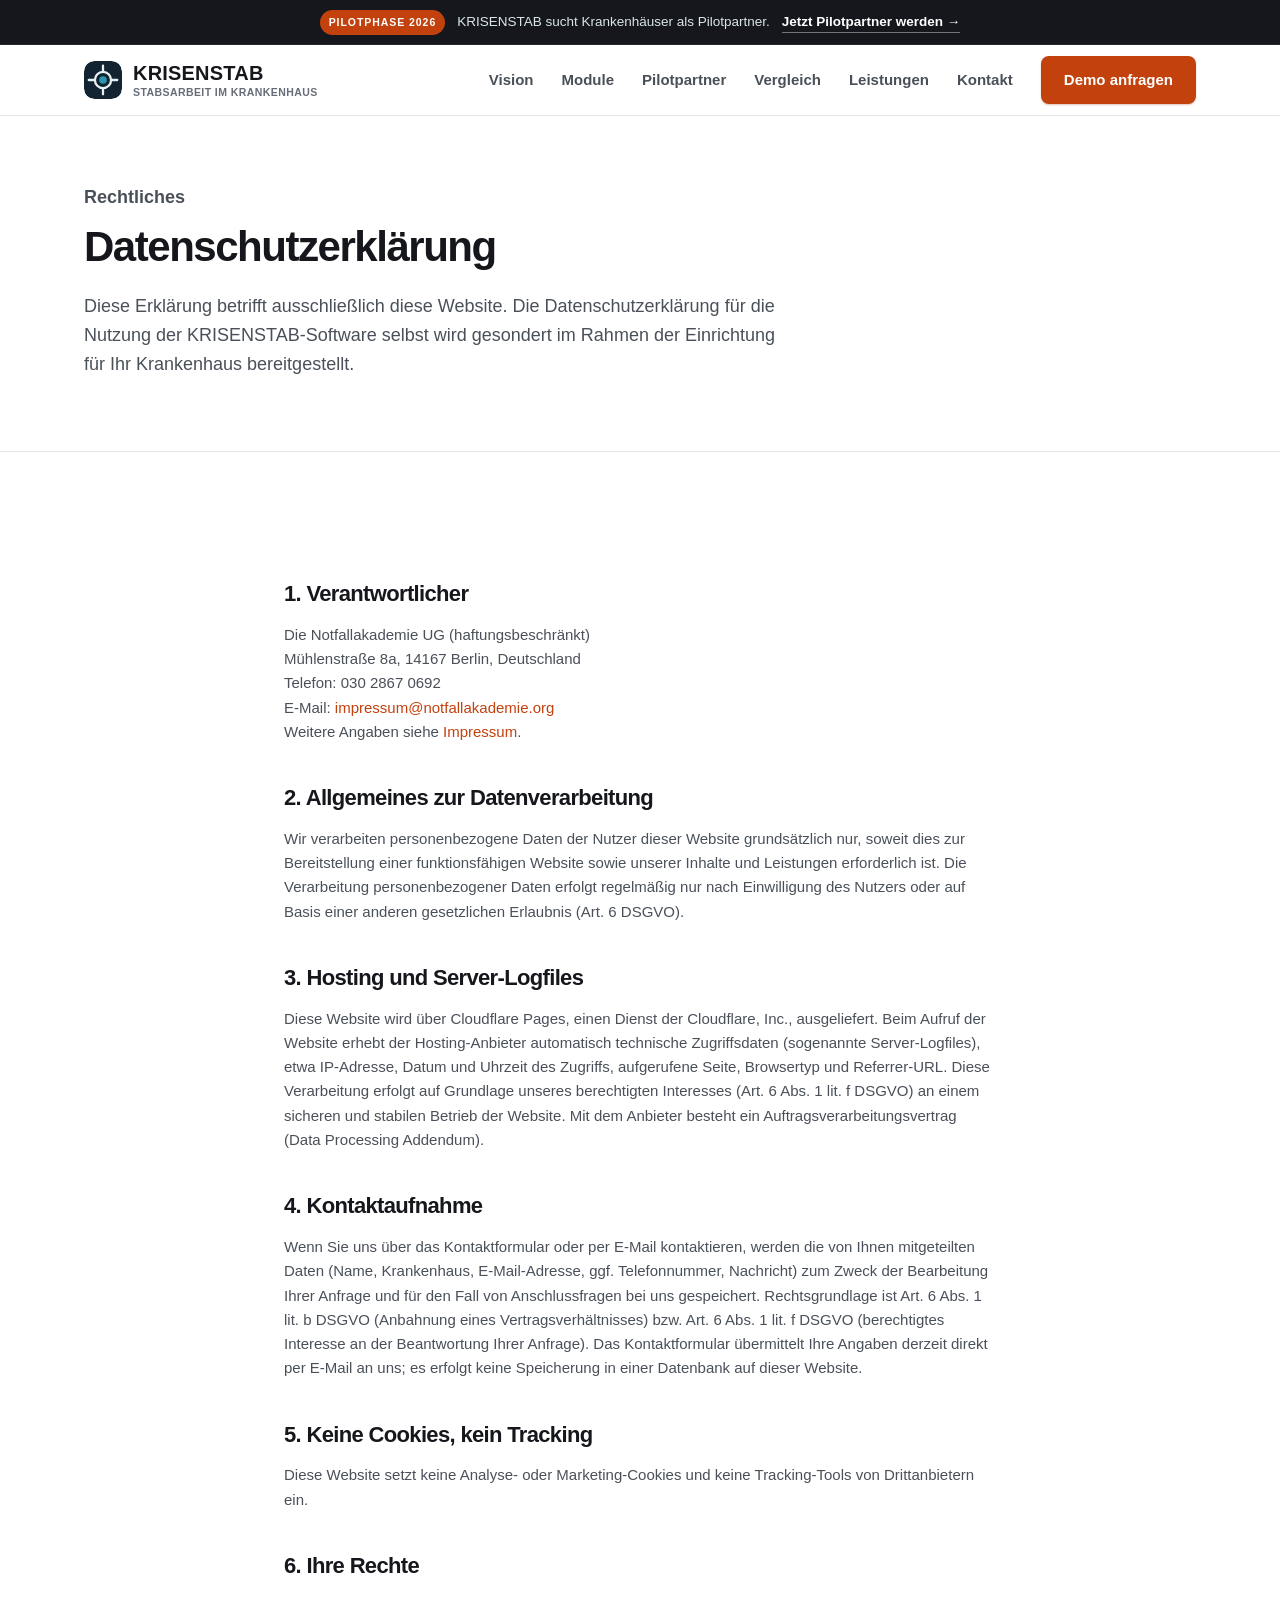
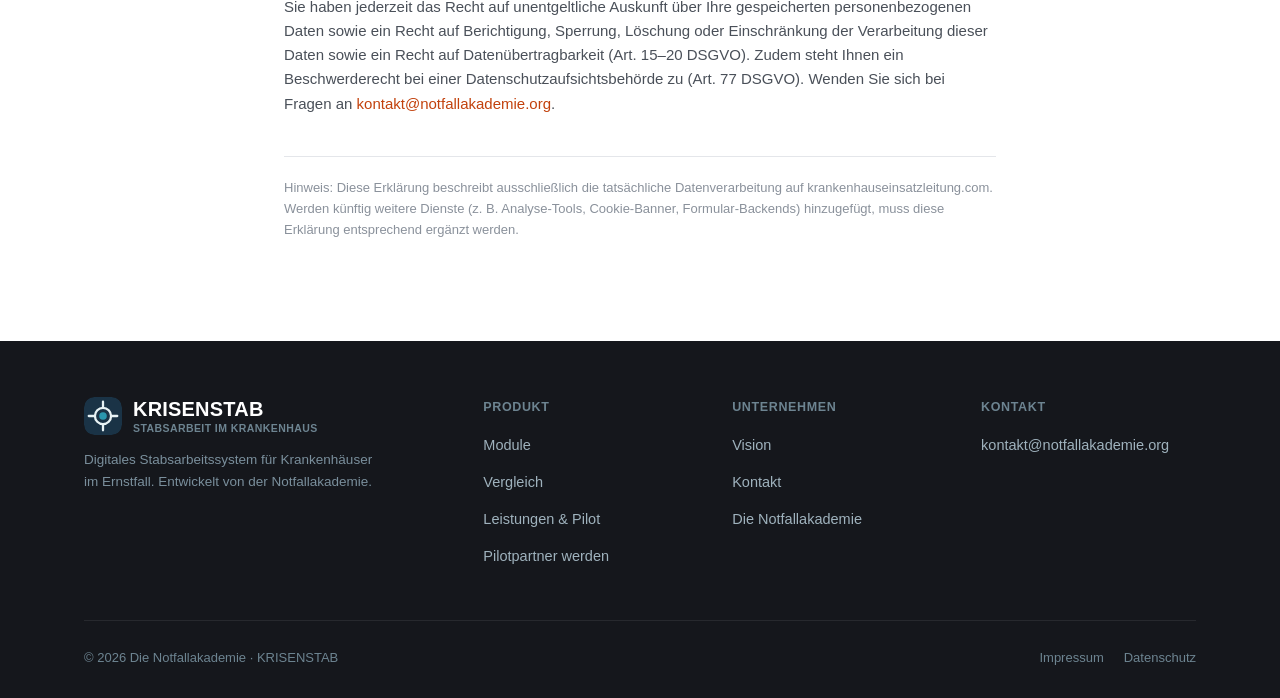
<file: datenschutz.html>
<!doctype html>
<html lang="de">
<head>
<meta charset="utf-8">
<meta name="viewport" content="width=device-width, initial-scale=1">
<title>Datenschutzerklärung | KRISENSTAB</title>
<meta name="description" content="Datenschutzerklärung zur Nutzung dieser Website gemäß DSGVO.">
<link rel="canonical" href="https://krankenhauseinsatzleitung.com/datenschutz">
<meta name="robots" content="noindex">
<link rel="icon" href="data:image/svg+xml,<svg xmlns='http://www.w3.org/2000/svg' viewBox='0 0 40 40'><rect width='40' height='40' rx='11' fill='%23122331'/><g fill='none' stroke='%23e7f2f4' stroke-width='2.6' stroke-linecap='round'><path d='M20 5V11.5'/><path d='M20 28.5V35'/><path d='M5 20H11.5'/><path d='M28.5 20H35'/><circle cx='20' cy='20' r='8.5'/></g><circle cx='20' cy='20' r='4' fill='%232a97ae'/></svg>">
<link rel="stylesheet" href="/assets/css/style.css?v=8">
</head>
<body>

<div class="promo-bar">
  <div class="wrap">
    <span class="promo-badge">Pilotphase 2026</span>
    <span>KRISENSTAB sucht Krankenhäuser als Pilotpartner.</span>
    <a href="/pilotpartner">Jetzt Pilotpartner werden →</a>
  </div>
</div>

<header class="site-header">
  <div class="wrap">
    <a href="/" class="brand">
      <span class="mark"><svg viewBox="0 0 40 40" width="38" height="38" aria-hidden="true"><rect width="40" height="40" rx="11" fill="#122331"/><g fill="none" stroke="#e7f2f4" stroke-width="2.4" stroke-linecap="round"><path d="M20 5V11.5"/><path d="M20 28.5V35"/><path d="M5 20H11.5"/><path d="M28.5 20H35"/><circle cx="20" cy="20" r="8.5"/></g><circle cx="20" cy="20" r="4" fill="#2a97ae"/></svg></span>
      <span class="brand-name">KRISENSTAB<small>Stabsarbeit im Krankenhaus</small></span>
    </a>
    <nav class="main-nav">
      <a href="/vision">Vision</a>
      <a href="/funktionen">Module</a>
      <a href="/pilotpartner">Pilotpartner</a>
      <a href="/vergleich">Vergleich</a>
      <a href="/leistungen">Leistungen</a>
      <a href="/kontakt">Kontakt</a>
      <a href="/kontakt" class="btn btn-primary">Demo anfragen</a>
    </nav>
    <button class="nav-toggle" aria-label="Menü öffnen">☰</button>
  </div>
</header>

<section class="page-hero">
  <div class="wrap">
    <p class="kicker">Rechtliches</p>
    <h1>Datenschutzerklärung</h1>
    <p>Diese Erklärung betrifft ausschließlich diese Website. Die Datenschutzerklärung für die Nutzung der KRISENSTAB-Software selbst wird gesondert im Rahmen der Einrichtung für Ihr Krankenhaus bereitgestellt.</p>
  </div>
</section>

<section>
  <div class="wrap legal">
    <h2>1. Verantwortlicher</h2>
    <p>
      Die Notfallakademie UG (haftungsbeschränkt)<br>
      Mühlenstraße 8a, 14167 Berlin, Deutschland<br>
      Telefon: 030 2867 0692<br>
      E-Mail: <a href="mailto:impressum@notfallakademie.org">impressum@notfallakademie.org</a><br>
      Weitere Angaben siehe <a href="/impressum">Impressum</a>.
    </p>

    <h2>2. Allgemeines zur Datenverarbeitung</h2>
    <p>Wir verarbeiten personenbezogene Daten der Nutzer dieser Website grundsätzlich nur, soweit dies zur Bereitstellung einer funktionsfähigen Website sowie unserer Inhalte und Leistungen erforderlich ist. Die Verarbeitung personenbezogener Daten erfolgt regelmäßig nur nach Einwilligung des Nutzers oder auf Basis einer anderen gesetzlichen Erlaubnis (Art. 6 DSGVO).</p>

    <h2>3. Hosting und Server-Logfiles</h2>
    <p>Diese Website wird über Cloudflare Pages, einen Dienst der Cloudflare, Inc., ausgeliefert. Beim Aufruf der Website erhebt der Hosting-Anbieter automatisch technische Zugriffsdaten (sogenannte Server-Logfiles), etwa IP-Adresse, Datum und Uhrzeit des Zugriffs, aufgerufene Seite, Browsertyp und Referrer-URL. Diese Verarbeitung erfolgt auf Grundlage unseres berechtigten Interesses (Art. 6 Abs. 1 lit. f DSGVO) an einem sicheren und stabilen Betrieb der Website. Mit dem Anbieter besteht ein Auftragsverarbeitungsvertrag (Data Processing Addendum).</p>

    <h2>4. Kontaktaufnahme</h2>
    <p>Wenn Sie uns über das Kontaktformular oder per E-Mail kontaktieren, werden die von Ihnen mitgeteilten Daten (Name, Krankenhaus, E-Mail-Adresse, ggf. Telefonnummer, Nachricht) zum Zweck der Bearbeitung Ihrer Anfrage und für den Fall von Anschlussfragen bei uns gespeichert. Rechtsgrundlage ist Art. 6 Abs. 1 lit. b DSGVO (Anbahnung eines Vertragsverhältnisses) bzw. Art. 6 Abs. 1 lit. f DSGVO (berechtigtes Interesse an der Beantwortung Ihrer Anfrage). Das Kontaktformular übermittelt Ihre Angaben derzeit direkt per E-Mail an uns; es erfolgt keine Speicherung in einer Datenbank auf dieser Website.</p>

    <h2>5. Keine Cookies, kein Tracking</h2>
    <p>Diese Website setzt keine Analyse- oder Marketing-Cookies und keine Tracking-Tools von Drittanbietern ein.</p>

    <h2>6. Ihre Rechte</h2>
    <p>Sie haben jederzeit das Recht auf unentgeltliche Auskunft über Ihre gespeicherten personenbezogenen Daten sowie ein Recht auf Berichtigung, Sperrung, Löschung oder Einschränkung der Verarbeitung dieser Daten sowie ein Recht auf Datenübertragbarkeit (Art. 15–20 DSGVO). Zudem steht Ihnen ein Beschwerderecht bei einer Datenschutzaufsichtsbehörde zu (Art. 77 DSGVO). Wenden Sie sich bei Fragen an <a href="mailto:kontakt@notfallakademie.org">kontakt@notfallakademie.org</a>.</p>

    <p style="margin-top:40px;color:var(--text-faint);font-size:13px;border-top:1px solid var(--border);padding-top:20px;">Hinweis: Diese Erklärung beschreibt ausschließlich die tatsächliche Datenverarbeitung auf krankenhauseinsatzleitung.com. Werden künftig weitere Dienste (z. B. Analyse-Tools, Cookie-Banner, Formular-Backends) hinzugefügt, muss diese Erklärung entsprechend ergänzt werden.</p>
  </div>
</section>

<footer class="site-footer">
  <div class="wrap">
    <div class="footer-grid">
      <div>
        <a href="/" class="brand" style="margin-bottom:12px;">
          <span class="mark"><svg viewBox="0 0 40 40" width="38" height="38" aria-hidden="true"><rect width="40" height="40" rx="11" fill="#1a3346"/><g fill="none" stroke="#e7f2f4" stroke-width="2.4" stroke-linecap="round"><path d="M20 5V11.5"/><path d="M20 28.5V35"/><path d="M5 20H11.5"/><path d="M28.5 20H35"/><circle cx="20" cy="20" r="8.5"/></g><circle cx="20" cy="20" r="4" fill="#2a97ae"/></svg></span>
          <span class="brand-name">KRISENSTAB<small>Stabsarbeit im Krankenhaus</small></span>
        </a>
        <p style="font-size:13.5px;max-width:300px;">Digitales Stabsarbeitssystem für Krankenhäuser im Ernstfall. Entwickelt von der Notfallakademie.</p>
      </div>
      <div>
        <h4>Produkt</h4>
        <ul>
          <li><a href="/funktionen">Module</a></li>
          <li><a href="/vergleich">Vergleich</a></li>
          <li><a href="/leistungen">Leistungen &amp; Pilot</a></li>
          <li><a href="/pilotpartner">Pilotpartner werden</a></li>
        </ul>
      </div>
      <div>
        <h4>Unternehmen</h4>
        <ul>
          <li><a href="/vision">Vision</a></li>
          <li><a href="/kontakt">Kontakt</a></li>
          <li><a href="https://notfallakademie.org" target="_blank" rel="noopener">Die Notfallakademie</a></li>
        </ul>
      </div>
      <div>
        <h4>Kontakt</h4>
        <ul>
          <li><a href="mailto:kontakt@notfallakademie.org">kontakt@notfallakademie.org</a></li>
        </ul>
      </div>
    </div>
    <div class="footer-bottom">
      <span>© 2026 Die Notfallakademie · KRISENSTAB</span>
      <nav>
        <a href="/impressum">Impressum</a>
        <a href="/datenschutz">Datenschutz</a>
      </nav>
    </div>
  </div>
</footer>

<script src="/assets/js/main.js"></script>
</body>
</html>
</file>
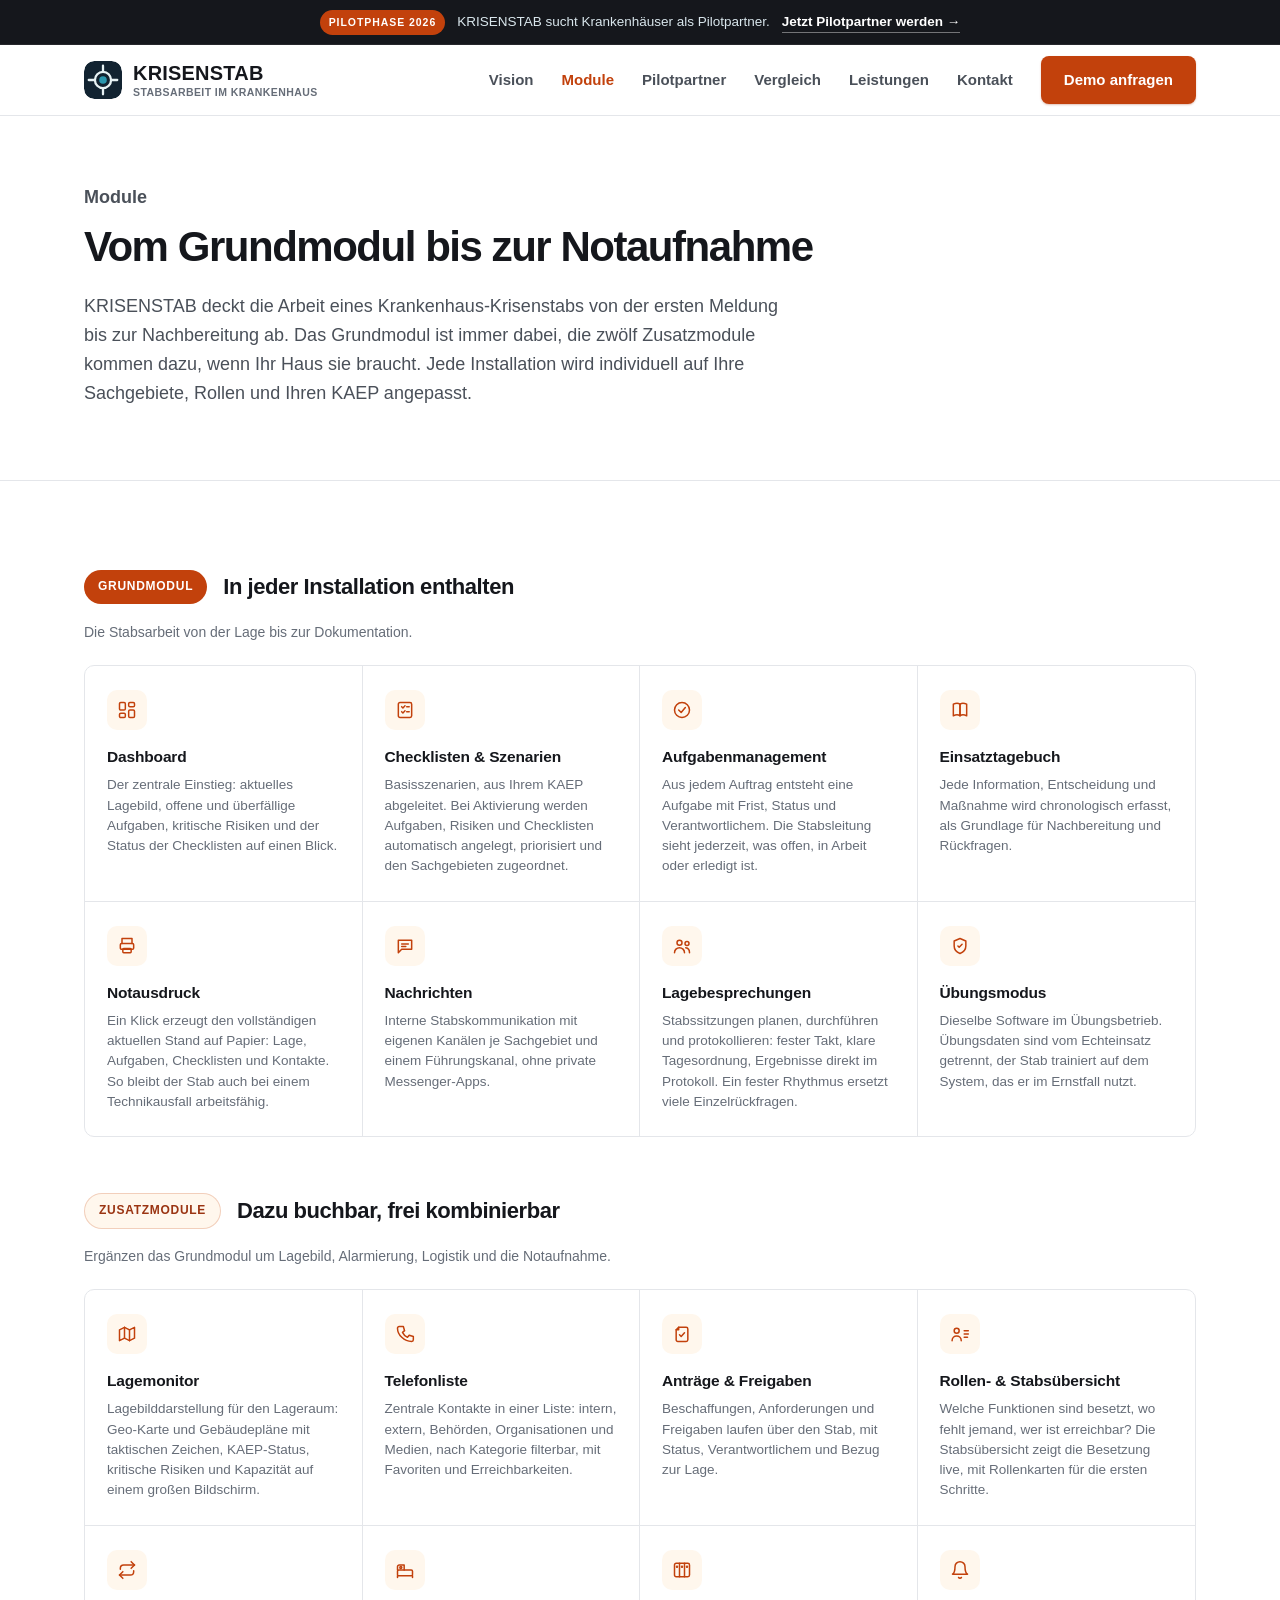
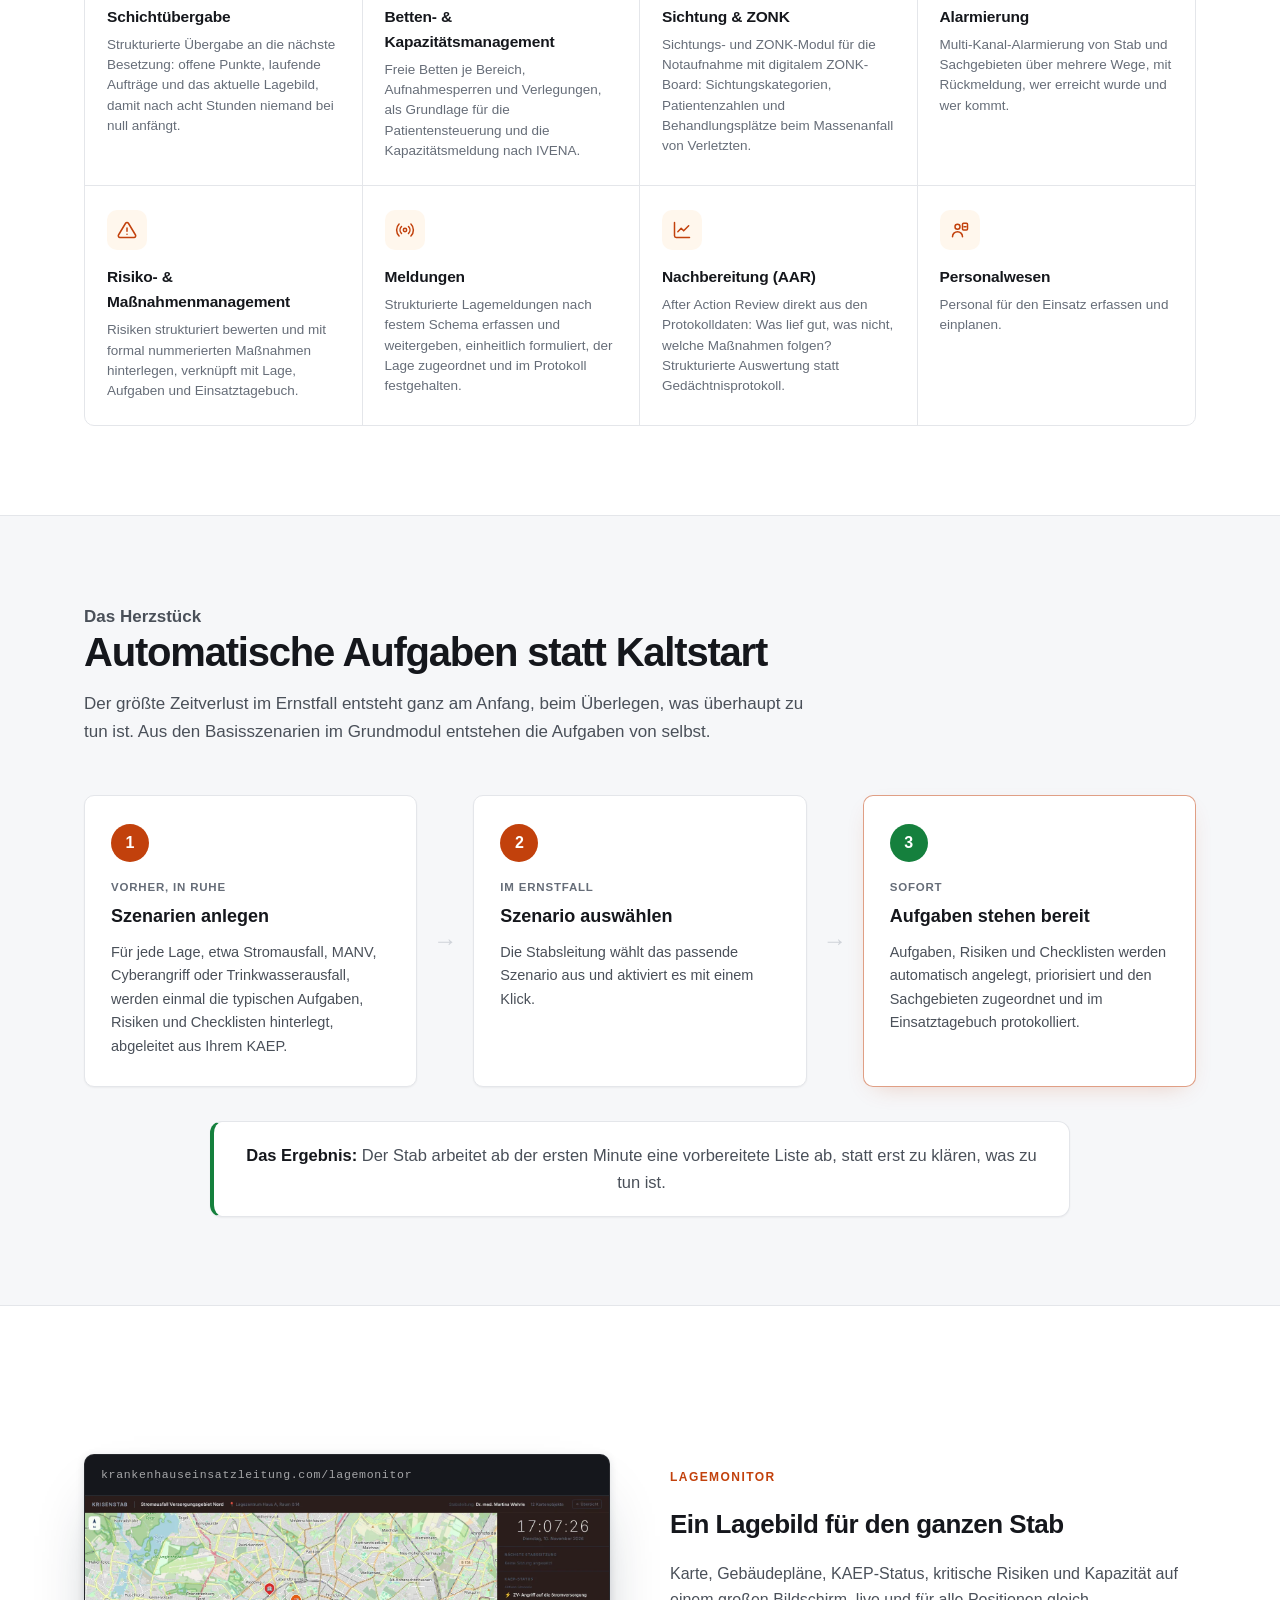
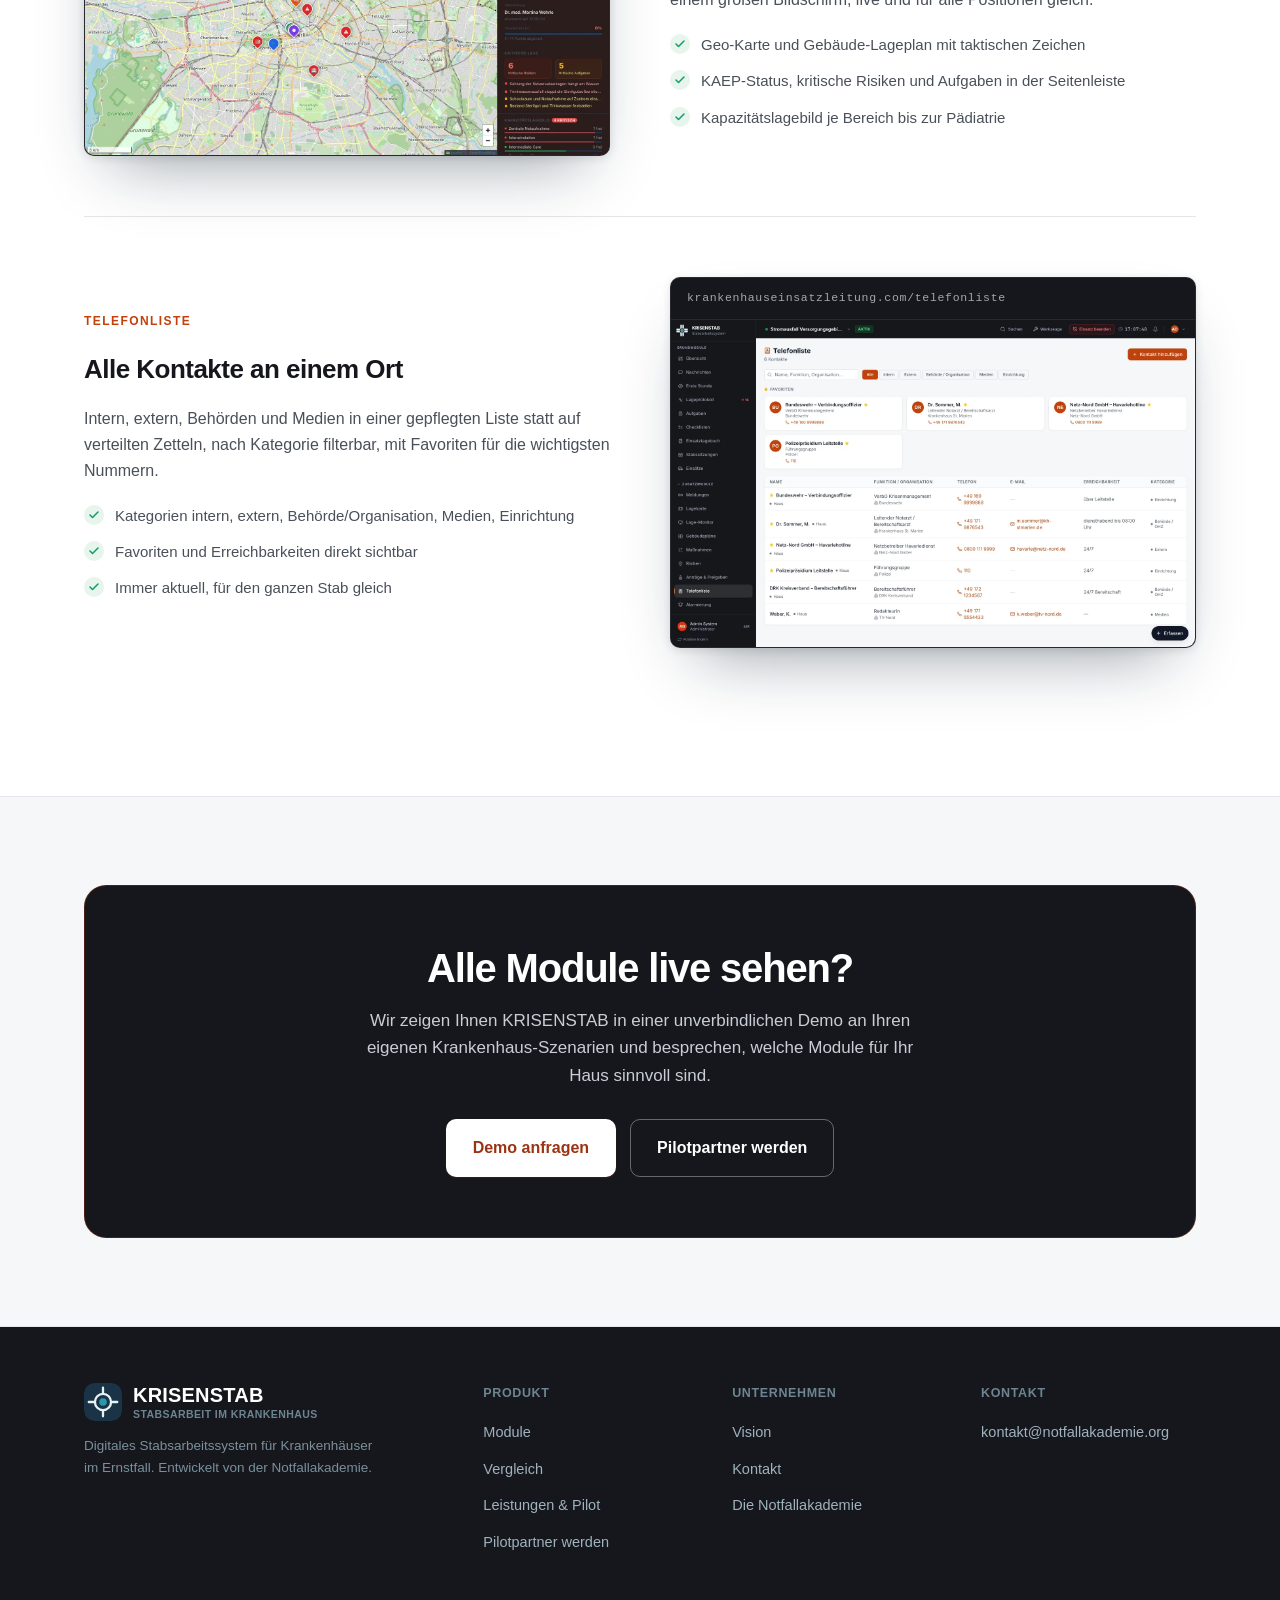
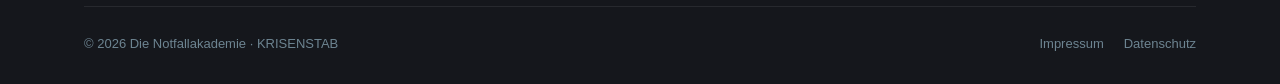
<file: funktionen.html>
<!doctype html>
<html lang="de">
<head>
<meta charset="utf-8">
<meta name="viewport" content="width=device-width, initial-scale=1">
<title>Module: Grundmodul und Zusatzmodule | KRISENSTAB</title>
<meta name="description" content="Das Grundmodul und zwölf Zusatzmodule von KRISENSTAB im Überblick: Checklisten, Aufgaben, Einsatztagebuch, Lagemonitor und mehr für den Krisenstab.">
<link rel="canonical" href="https://krankenhauseinsatzleitung.com/funktionen">
<meta name="robots" content="index, follow, max-image-preview:large, max-snippet:-1">
<meta name="theme-color" content="#122331">
<meta property="og:type" content="website">
<meta property="og:site_name" content="KRISENSTAB">
<meta property="og:locale" content="de_DE">
<meta property="og:title" content="Module: Grundmodul und Zusatzmodule | KRISENSTAB">
<meta property="og:description" content="Das Grundmodul und zwölf Zusatzmodule von KRISENSTAB im Überblick: Checklisten, Aufgaben, Einsatztagebuch, Lagemonitor und mehr für den Krisenstab.">
<meta property="og:url" content="https://krankenhauseinsatzleitung.com/funktionen">
<meta property="og:image" content="https://krankenhauseinsatzleitung.com/assets/img/og-krisenstab.jpg">
<meta property="og:image:width" content="1200">
<meta property="og:image:height" content="630">
<meta property="og:image:alt" content="KRISENSTAB: Übersicht der Einsatzleitung mit Lage, Aufgaben und Meldungen">
<meta name="twitter:card" content="summary_large_image">
<meta name="twitter:title" content="Module: Grundmodul und Zusatzmodule | KRISENSTAB">
<meta name="twitter:description" content="Das Grundmodul und zwölf Zusatzmodule von KRISENSTAB im Überblick: Checklisten, Aufgaben, Einsatztagebuch, Lagemonitor und mehr für den Krisenstab.">
<meta name="twitter:image" content="https://krankenhauseinsatzleitung.com/assets/img/og-krisenstab.jpg">
<meta name="twitter:image:alt" content="KRISENSTAB: Übersicht der Einsatzleitung mit Lage, Aufgaben und Meldungen">
<link rel="icon" href="data:image/svg+xml,<svg xmlns='http://www.w3.org/2000/svg' viewBox='0 0 40 40'><rect width='40' height='40' rx='11' fill='%23122331'/><g fill='none' stroke='%23e7f2f4' stroke-width='2.6' stroke-linecap='round'><path d='M20 5V11.5'/><path d='M20 28.5V35'/><path d='M5 20H11.5'/><path d='M28.5 20H35'/><circle cx='20' cy='20' r='8.5'/></g><circle cx='20' cy='20' r='4' fill='%232a97ae'/></svg>">
<link rel="stylesheet" href="/assets/css/style.css?v=8">
<script type="application/ld+json">
{
  "@context": "https://schema.org",
  "@graph": [
    {
      "@type": "Organization",
      "@id": "https://krankenhauseinsatzleitung.com/#organisation",
      "name": "Die Notfallakademie UG (haftungsbeschränkt)",
      "url": "https://krankenhauseinsatzleitung.com/",
      "email": "kontakt@notfallakademie.org",
      "telephone": "+49 30 2867 0692",
      "address": {
        "@type": "PostalAddress",
        "streetAddress": "Mühlenstraße 8a",
        "postalCode": "14167",
        "addressLocality": "Berlin",
        "addressCountry": "DE"
      }
    },
    {
      "@type": "WebSite",
      "@id": "https://krankenhauseinsatzleitung.com/#website",
      "url": "https://krankenhauseinsatzleitung.com/",
      "name": "KRISENSTAB | Krankenhauseinsatzleitung",
      "inLanguage": "de-DE",
      "publisher": {
        "@id": "https://krankenhauseinsatzleitung.com/#organisation"
      }
    },
    {
      "@type": "WebPage",
      "@id": "https://krankenhauseinsatzleitung.com/funktionen#seite",
      "url": "https://krankenhauseinsatzleitung.com/funktionen",
      "name": "Module: Grundmodul und Zusatzmodule | KRISENSTAB",
      "description": "Das Grundmodul und zwölf Zusatzmodule von KRISENSTAB im Überblick: Checklisten, Aufgaben, Einsatztagebuch, Lagemonitor und mehr für den Krisenstab.",
      "inLanguage": "de-DE",
      "isPartOf": {
        "@id": "https://krankenhauseinsatzleitung.com/#website"
      },
      "breadcrumb": {
        "@type": "BreadcrumbList",
        "itemListElement": [
          {
            "@type": "ListItem",
            "position": 1,
            "name": "Start",
            "item": "https://krankenhauseinsatzleitung.com/"
          },
          {
            "@type": "ListItem",
            "position": 2,
            "name": "Module",
            "item": "https://krankenhauseinsatzleitung.com/funktionen"
          }
        ]
      }
    }
  ]
}
</script>
</head>
<body>

<div class="promo-bar">
  <div class="wrap">
    <span class="promo-badge">Pilotphase 2026</span>
    <span>KRISENSTAB sucht Krankenhäuser als Pilotpartner.</span>
    <a href="/pilotpartner">Jetzt Pilotpartner werden →</a>
  </div>
</div>

<header class="site-header">
  <div class="wrap">
    <a href="/" class="brand">
      <span class="mark"><svg viewBox="0 0 40 40" width="38" height="38" aria-hidden="true"><rect width="40" height="40" rx="11" fill="#122331"/><g fill="none" stroke="#e7f2f4" stroke-width="2.4" stroke-linecap="round"><path d="M20 5V11.5"/><path d="M20 28.5V35"/><path d="M5 20H11.5"/><path d="M28.5 20H35"/><circle cx="20" cy="20" r="8.5"/></g><circle cx="20" cy="20" r="4" fill="#2a97ae"/></svg></span>
      <span class="brand-name">KRISENSTAB<small>Stabsarbeit im Krankenhaus</small></span>
    </a>
    <nav class="main-nav">
      <a href="/vision">Vision</a>
      <a href="/funktionen" class="active">Module</a>
      <a href="/pilotpartner">Pilotpartner</a>
      <a href="/vergleich">Vergleich</a>
      <a href="/leistungen">Leistungen</a>
      <a href="/kontakt">Kontakt</a>
      <a href="/kontakt" class="btn btn-primary">Demo anfragen</a>
    </nav>
    <button class="nav-toggle" aria-label="Menü öffnen">☰</button>
  </div>
</header>

<section class="page-hero">
  <div class="wrap">
    <p class="kicker">Module</p>
    <h1>Vom Grundmodul bis zur Notaufnahme</h1>
    <p>KRISENSTAB deckt die Arbeit eines Krankenhaus-Krisenstabs von der ersten Meldung bis zur Nachbereitung ab. Das Grundmodul ist immer dabei, die zwölf Zusatzmodule kommen dazu, wenn Ihr Haus sie braucht. Jede Installation wird individuell auf Ihre Sachgebiete, Rollen und Ihren KAEP angepasst.</p>
  </div>
</section>

<section>
  <div class="wrap">
    <div class="module-group auf">
      <div class="module-group-head">
        <span class="mg-tag base">Grundmodul</span>
        <h3>In jeder Installation enthalten</h3>
        <p class="mg-note">Die Stabsarbeit von der Lage bis zur Dokumentation.</p>
      </div>
      <div class="module-grid cols-4">
        <div class="module-card">
          <div class="m-ic"><svg viewBox="0 0 24 24" stroke="currentColor" stroke-width="1.8" stroke-linecap="round" stroke-linejoin="round"><rect x="3" y="3" width="7" height="9" rx="1.5"></rect><rect x="14" y="3" width="7" height="5" rx="1.5"></rect><rect x="14" y="12" width="7" height="9" rx="1.5"></rect><rect x="3" y="16" width="7" height="5" rx="1.5"></rect></svg></div>
          <h4>Dashboard</h4>
          <p>Der zentrale Einstieg: aktuelles Lagebild, offene und überfällige Aufgaben, kritische Risiken und der Status der Checklisten auf einen Blick.</p>
        </div>
        <div class="module-card">
          <div class="m-ic"><svg viewBox="0 0 24 24" stroke="currentColor" stroke-width="1.8" stroke-linecap="round" stroke-linejoin="round"><rect x="4" y="3" width="16" height="18" rx="2"></rect><polyline points="8 8 9.5 9.5 12 7"></polyline><polyline points="8 14 9.5 15.5 12 13"></polyline><line x1="14" y1="8.2" x2="17" y2="8.2"></line><line x1="14" y1="14.2" x2="17" y2="14.2"></line></svg></div>
          <h4>Checklisten &amp; Szenarien</h4>
          <p>Basisszenarien, aus Ihrem KAEP abgeleitet. Bei Aktivierung werden Aufgaben, Risiken und Checklisten automatisch angelegt, priorisiert und den Sachgebieten zugeordnet.</p>
        </div>
        <div class="module-card">
          <div class="m-ic"><svg viewBox="0 0 24 24" stroke="currentColor" stroke-width="1.8" stroke-linecap="round" stroke-linejoin="round"><circle cx="12" cy="12" r="9"></circle><polyline points="8 12 11 15 16 9"></polyline></svg></div>
          <h4>Aufgabenmanagement</h4>
          <p>Aus jedem Auftrag entsteht eine Aufgabe mit Frist, Status und Verantwortlichem. Die Stabsleitung sieht jederzeit, was offen, in Arbeit oder erledigt ist.</p>
        </div>
        <div class="module-card">
          <div class="m-ic"><svg viewBox="0 0 24 24" stroke="currentColor" stroke-width="1.8" stroke-linecap="round" stroke-linejoin="round"><path d="M4 5c3-1.5 6-1.5 8 0v14c-2-1.5-5-1.5-8 0V5z"></path><path d="M20 5c-3-1.5-6-1.5-8 0v14c2-1.5 5-1.5 8 0V5z"></path></svg></div>
          <h4>Einsatztagebuch</h4>
          <p>Jede Information, Entscheidung und Maßnahme wird chronologisch erfasst, als Grundlage für Nachbereitung und Rückfragen.</p>
        </div>
        <div class="module-card">
          <div class="m-ic"><svg viewBox="0 0 24 24" stroke="currentColor" stroke-width="1.8" stroke-linecap="round" stroke-linejoin="round"><polyline points="6 9 6 3 18 3 18 9"></polyline><rect x="4" y="9" width="16" height="7" rx="1.5"></rect><rect x="7" y="15" width="10" height="5" rx="1"></rect></svg></div>
          <h4>Notausdruck</h4>
          <p>Ein Klick erzeugt den vollständigen aktuellen Stand auf Papier: Lage, Aufgaben, Checklisten und Kontakte. So bleibt der Stab auch bei einem Technikausfall arbeitsfähig.</p>
        </div>
        <div class="module-card">
          <div class="m-ic"><svg viewBox="0 0 24 24" stroke="currentColor" stroke-width="1.8" stroke-linecap="round" stroke-linejoin="round"><path d="M4 5h16v11H8l-4 4V5z"></path><line x1="8" y1="9.5" x2="16" y2="9.5"></line><line x1="8" y1="12.5" x2="13" y2="12.5"></line></svg></div>
          <h4>Nachrichten</h4>
          <p>Interne Stabskommunikation mit eigenen Kanälen je Sachgebiet und einem Führungskanal, ohne private Messenger-Apps.</p>
        </div>
        <div class="module-card">
          <div class="m-ic"><svg viewBox="0 0 24 24" stroke="currentColor" stroke-width="1.8" stroke-linecap="round" stroke-linejoin="round"><circle cx="9" cy="8" r="3"></circle><path d="M3 20c0-3.3 2.7-6 6-6s6 2.7 6 6"></path><circle cx="18" cy="9" r="2.4"></circle><path d="M16.5 14.2c2.4.3 4.5 2.1 4.5 5.8"></path></svg></div>
          <h4>Lagebesprechungen</h4>
          <p>Stabssitzungen planen, durchführen und protokollieren: fester Takt, klare Tagesordnung, Ergebnisse direkt im Protokoll. Ein fester Rhythmus ersetzt viele Einzelrückfragen.</p>
        </div>
        <div class="module-card">
          <div class="m-ic"><svg viewBox="0 0 24 24" stroke="currentColor" stroke-width="1.8" stroke-linecap="round" stroke-linejoin="round"><path d="M12 3l7 3v6c0 4.5-3 7.5-7 9-4-1.5-7-4.5-7-9V6z"></path><polyline points="9.5 12 11 13.5 14.5 10"></polyline></svg></div>
          <h4>Übungsmodus</h4>
          <p>Dieselbe Software im Übungsbetrieb. Übungsdaten sind vom Echteinsatz getrennt, der Stab trainiert auf dem System, das er im Ernstfall nutzt.</p>
        </div>
      </div>
    </div>

    <div class="module-group auf">
      <div class="module-group-head">
        <span class="mg-tag ext">Zusatzmodule</span>
        <h3>Dazu buchbar, frei kombinierbar</h3>
        <p class="mg-note">Ergänzen das Grundmodul um Lagebild, Alarmierung, Logistik und die Notaufnahme.</p>
      </div>
      <div class="module-grid cols-4">
        <div class="module-card">
          <div class="m-ic"><svg viewBox="0 0 24 24" stroke="currentColor" stroke-width="1.8" stroke-linecap="round" stroke-linejoin="round"><polygon points="3 7 9 4 15 7 21 4 21 17 15 20 9 17 3 20 3 7"></polygon><line x1="9" y1="4" x2="9" y2="17"></line><line x1="15" y1="7" x2="15" y2="20"></line></svg></div>
          <h4>Lagemonitor</h4>
          <p>Lagebilddarstellung für den Lageraum: Geo-Karte und Gebäudepläne mit taktischen Zeichen, KAEP-Status, kritische Risiken und Kapazität auf einem großen Bildschirm.</p>
        </div>
        <div class="module-card">
          <div class="m-ic"><svg viewBox="0 0 24 24" stroke="currentColor" stroke-width="1.8" stroke-linecap="round" stroke-linejoin="round"><path d="M6 3h4l1.5 5-2.5 2a12 12 0 0 0 6 6l2-2.5 5 1.5v4a2 2 0 0 1-2 2C11 21 3 13 3 5a2 2 0 0 1 2-2z"></path></svg></div>
          <h4>Telefonliste</h4>
          <p>Zentrale Kontakte in einer Liste: intern, extern, Behörden, Organisationen und Medien, nach Kategorie filterbar, mit Favoriten und Erreichbarkeiten.</p>
        </div>
        <div class="module-card">
          <div class="m-ic"><svg viewBox="0 0 24 24" stroke="currentColor" stroke-width="1.8" stroke-linecap="round" stroke-linejoin="round"><path d="M8 4h9a2 2 0 0 1 2 2v13a2 2 0 0 1-2 2H7a2 2 0 0 1-2-2V7z"></path><path d="M8 4v3H5"></path><polyline points="9 13 11 15 15 10.5"></polyline></svg></div>
          <h4>Anträge &amp; Freigaben</h4>
          <p>Beschaffungen, Anforderungen und Freigaben laufen über den Stab, mit Status, Verantwortlichem und Bezug zur Lage.</p>
        </div>
        <div class="module-card">
          <div class="m-ic"><svg viewBox="0 0 24 24" stroke="currentColor" stroke-width="1.8" stroke-linecap="round" stroke-linejoin="round"><circle cx="8" cy="8" r="3"></circle><path d="M2.5 20c0-3.3 2.5-5.5 5.5-5.5s5.5 2.2 5.5 5.5"></path><line x1="17" y1="8" x2="22" y2="8"></line><line x1="17" y1="12" x2="22" y2="12"></line><line x1="17" y1="16" x2="21" y2="16"></line></svg></div>
          <h4>Rollen- &amp; Stabsübersicht</h4>
          <p>Welche Funktionen sind besetzt, wo fehlt jemand, wer ist erreichbar? Die Stabsübersicht zeigt die Besetzung live, mit Rollenkarten für die ersten Schritte.</p>
        </div>
        <div class="module-card">
          <div class="m-ic"><svg viewBox="0 0 24 24" stroke="currentColor" stroke-width="1.8" stroke-linecap="round" stroke-linejoin="round"><path d="M17 2l4 4-4 4"></path><path d="M21 6H8a4 4 0 0 0-4 4v1"></path><path d="M7 22l-4-4 4-4"></path><path d="M3 18h13a4 4 0 0 0 4-4v-1"></path></svg></div>
          <h4>Schichtübergabe</h4>
          <p>Strukturierte Übergabe an die nächste Besetzung: offene Punkte, laufende Aufträge und das aktuelle Lagebild, damit nach acht Stunden niemand bei null anfängt.</p>
        </div>
        <div class="module-card">
          <div class="m-ic"><svg viewBox="0 0 24 24" stroke="currentColor" stroke-width="1.8" stroke-linecap="round" stroke-linejoin="round"><rect x="3" y="12" width="18" height="7" rx="1.5"></rect><path d="M3 12V8a2 2 0 0 1 2-2h6v6"></path><circle cx="7" cy="9" r="1.2"></circle><line x1="3" y1="19" x2="3" y2="21"></line><line x1="21" y1="19" x2="21" y2="21"></line></svg></div>
          <h4>Betten- &amp; Kapazitätsmanagement</h4>
          <p>Freie Betten je Bereich, Aufnahmesperren und Verlegungen, als Grundlage für die Patientensteuerung und die Kapazitätsmeldung nach IVENA.</p>
        </div>
        <div class="module-card">
          <div class="m-ic"><svg viewBox="0 0 24 24" stroke="currentColor" stroke-width="1.8" stroke-linecap="round" stroke-linejoin="round"><rect x="3" y="4" width="18" height="16" rx="2"></rect><line x1="9" y1="4" x2="9" y2="20"></line><line x1="15" y1="4" x2="15" y2="20"></line><circle cx="6" cy="8" r="0.6" fill="currentColor"></circle><circle cx="12" cy="8" r="0.6" fill="currentColor"></circle><circle cx="18" cy="8" r="0.6" fill="currentColor"></circle></svg></div>
          <h4>Sichtung &amp; ZONK</h4>
          <p>Sichtungs- und ZONK-Modul für die Notaufnahme mit digitalem ZONK-Board: Sichtungskategorien, Patientenzahlen und Behandlungsplätze beim Massenanfall von Verletzten.</p>
        </div>
        <div class="module-card">
          <div class="m-ic"><svg viewBox="0 0 24 24" stroke="currentColor" stroke-width="1.8" stroke-linecap="round" stroke-linejoin="round"><path d="M18 8A6 6 0 0 0 6 8c0 7-3 9-3 9h18s-3-2-3-9"></path><path d="M13.7 21a2 2 0 0 1-3.4 0"></path></svg></div>
          <h4>Alarmierung</h4>
          <p>Multi-Kanal-Alarmierung von Stab und Sachgebieten über mehrere Wege, mit Rückmeldung, wer erreicht wurde und wer kommt.</p>
        </div>
        <div class="module-card">
          <div class="m-ic"><svg viewBox="0 0 24 24" stroke="currentColor" stroke-width="1.8" stroke-linecap="round" stroke-linejoin="round"><path d="M10.3 3.9 1.8 18a2 2 0 0 0 1.7 3h17a2 2 0 0 0 1.7-3L13.7 3.9a2 2 0 0 0-3.4 0z"></path><line x1="12" y1="9.5" x2="12" y2="13.5"></line><line x1="12" y1="17" x2="12" y2="17"></line></svg></div>
          <h4>Risiko- &amp; Maßnahmenmanagement</h4>
          <p>Risiken strukturiert bewerten und mit formal nummerierten Maßnahmen hinterlegen, verknüpft mit Lage, Aufgaben und Einsatztagebuch.</p>
        </div>
        <div class="module-card">
          <div class="m-ic"><svg viewBox="0 0 24 24" stroke="currentColor" stroke-width="1.8" stroke-linecap="round" stroke-linejoin="round"><circle cx="12" cy="12" r="2"></circle><path d="M4.9 4.9a10 10 0 0 0 0 14.2"></path><path d="M19.1 4.9a10 10 0 0 1 0 14.2"></path><path d="M7.8 7.8a6 6 0 0 0 0 8.4"></path><path d="M16.2 7.8a6 6 0 0 1 0 8.4"></path></svg></div>
          <h4>Meldungen</h4>
          <p>Strukturierte Lagemeldungen nach festem Schema erfassen und weitergeben, einheitlich formuliert, der Lage zugeordnet und im Protokoll festgehalten.</p>
        </div>
        <div class="module-card">
          <div class="m-ic"><svg viewBox="0 0 24 24" stroke="currentColor" stroke-width="1.8" stroke-linecap="round" stroke-linejoin="round"><path d="M3 3v16a2 2 0 0 0 2 2h16"></path><polyline points="7 14 11 10 14 13 20 7"></polyline></svg></div>
          <h4>Nachbereitung (AAR)</h4>
          <p>After Action Review direkt aus den Protokolldaten: Was lief gut, was nicht, welche Maßnahmen folgen? Strukturierte Auswertung statt Gedächtnisprotokoll.</p>
        </div>
        <div class="module-card">
          <div class="m-ic"><svg viewBox="0 0 24 24" stroke="currentColor" stroke-width="1.8" stroke-linecap="round" stroke-linejoin="round"><circle cx="9" cy="8" r="3"></circle><path d="M3 20c0-3.3 2.7-6 6-6s6 2.7 6 6"></path><rect x="15" y="4" width="6" height="8" rx="1.2"></rect><line x1="16.8" y1="8" x2="19.2" y2="8"></line></svg></div>
          <h4>Personalwesen</h4>
          <p>Personal für den Einsatz erfassen und einplanen.</p>
        </div>
      </div>
    </div>
  </div>
</section>

<section class="scenario-section">
  <div class="wrap">
    <div class="section-head center auf">
      <p class="kicker">Das Herzstück</p>
      <h2>Automatische Aufgaben statt Kaltstart</h2>
      <p>Der größte Zeitverlust im Ernstfall entsteht ganz am Anfang, beim Überlegen, was überhaupt zu tun ist. Aus den Basisszenarien im Grundmodul entstehen die Aufgaben von selbst.</p>
    </div>
    <div class="flow">
      <div class="flow-step">
        <div class="flow-num">1</div>
        <span class="flow-label">Vorher, in Ruhe</span>
        <h3>Szenarien anlegen</h3>
        <p>Für jede Lage, etwa Stromausfall, MANV, Cyberangriff oder Trinkwasserausfall, werden einmal die typischen Aufgaben, Risiken und Checklisten hinterlegt, abgeleitet aus Ihrem KAEP.</p>
      </div>
      <div class="flow-arrow" aria-hidden="true">→</div>
      <div class="flow-step">
        <div class="flow-num">2</div>
        <span class="flow-label">Im Ernstfall</span>
        <h3>Szenario auswählen</h3>
        <p>Die Stabsleitung wählt das passende Szenario aus und aktiviert es mit einem Klick.</p>
      </div>
      <div class="flow-arrow" aria-hidden="true">→</div>
      <div class="flow-step highlight">
        <div class="flow-num">3</div>
        <span class="flow-label">Sofort</span>
        <h3>Aufgaben stehen bereit</h3>
        <p>Aufgaben, Risiken und Checklisten werden automatisch angelegt, priorisiert und den Sachgebieten zugeordnet und im Einsatztagebuch protokolliert.</p>
      </div>
    </div>
    <p class="scenario-result"><strong>Das Ergebnis:</strong> Der Stab arbeitet ab der ersten Minute eine vorbereitete Liste ab, statt erst zu klären, was zu tun ist.</p>
  </div>
</section>

<section>
  <div class="wrap">
    <div class="showcase">
      <div class="showcase-media">
        <div class="browser-mockup">
          <div class="browser-bar"><div class="browser-url">krankenhauseinsatzleitung.com/lagemonitor</div></div>
          <img src="/assets/img/screenshot-lagemonitor.webp?v=2" alt="KRISENSTAB Lagemonitor mit Karte, KAEP-Status, kritischen Risiken und Kapazitätslagebild" width="1500" height="741" loading="lazy">
        </div>
      </div>
      <div class="showcase-copy">
        <span class="tag">Lagemonitor</span>
        <h3>Ein Lagebild für den ganzen Stab</h3>
        <p>Karte, Gebäudepläne, KAEP-Status, kritische Risiken und Kapazität auf einem großen Bildschirm, live und für alle Positionen gleich.</p>
        <ul class="checklist">
          <li>Geo-Karte und Gebäude-Lageplan mit taktischen Zeichen</li>
          <li>KAEP-Status, kritische Risiken und Aufgaben in der Seitenleiste</li>
          <li>Kapazitätslagebild je Bereich bis zur Pädiatrie</li>
        </ul>
      </div>
    </div>

    <div class="showcase reverse">
      <div class="showcase-media">
        <div class="browser-mockup">
          <div class="browser-bar"><div class="browser-url">krankenhauseinsatzleitung.com/telefonliste</div></div>
          <img src="/assets/img/screenshot-telefonliste.webp?v=2" alt="KRISENSTAB Telefonliste mit Favoriten und Kontakten nach Kategorie" width="1600" height="1000" loading="lazy">
        </div>
      </div>
      <div class="showcase-copy">
        <span class="tag">Telefonliste</span>
        <h3>Alle Kontakte an einem Ort</h3>
        <p>Intern, extern, Behörden und Medien in einer gepflegten Liste statt auf verteilten Zetteln, nach Kategorie filterbar, mit Favoriten für die wichtigsten Nummern.</p>
        <ul class="checklist">
          <li>Kategorien intern, extern, Behörde/Organisation, Medien, Einrichtung</li>
          <li>Favoriten und Erreichbarkeiten direkt sichtbar</li>
          <li>Immer aktuell, für den ganzen Stab gleich</li>
        </ul>
      </div>
    </div>
  </div>
</section>

<section class="alt">
  <div class="wrap">
    <div class="cta-band">
      <h2>Alle Module live sehen?</h2>
      <p>Wir zeigen Ihnen KRISENSTAB in einer unverbindlichen Demo an Ihren eigenen Krankenhaus-Szenarien und besprechen, welche Module für Ihr Haus sinnvoll sind.</p>
      <div class="cta-actions">
        <a href="/kontakt" class="btn btn-primary btn-lg">Demo anfragen</a>
        <a href="/pilotpartner" class="btn btn-outline btn-lg">Pilotpartner werden</a>
      </div>
    </div>
  </div>
</section>

<footer class="site-footer">
  <div class="wrap">
    <div class="footer-grid">
      <div>
        <a href="/" class="brand" style="margin-bottom:12px;">
          <span class="mark"><svg viewBox="0 0 40 40" width="38" height="38" aria-hidden="true"><rect width="40" height="40" rx="11" fill="#1a3346"/><g fill="none" stroke="#e7f2f4" stroke-width="2.4" stroke-linecap="round"><path d="M20 5V11.5"/><path d="M20 28.5V35"/><path d="M5 20H11.5"/><path d="M28.5 20H35"/><circle cx="20" cy="20" r="8.5"/></g><circle cx="20" cy="20" r="4" fill="#2a97ae"/></svg></span>
          <span class="brand-name">KRISENSTAB<small>Stabsarbeit im Krankenhaus</small></span>
        </a>
        <p style="font-size:13.5px;max-width:300px;">Digitales Stabsarbeitssystem für Krankenhäuser im Ernstfall. Entwickelt von der Notfallakademie.</p>
      </div>
      <div>
        <h4>Produkt</h4>
        <ul>
          <li><a href="/funktionen">Module</a></li>
          <li><a href="/vergleich">Vergleich</a></li>
          <li><a href="/leistungen">Leistungen &amp; Pilot</a></li>
          <li><a href="/pilotpartner">Pilotpartner werden</a></li>
        </ul>
      </div>
      <div>
        <h4>Unternehmen</h4>
        <ul>
          <li><a href="/vision">Vision</a></li>
          <li><a href="/kontakt">Kontakt</a></li>
          <li><a href="https://notfallakademie.org" target="_blank" rel="noopener">Die Notfallakademie</a></li>
        </ul>
      </div>
      <div>
        <h4>Kontakt</h4>
        <ul>
          <li><a href="mailto:kontakt@notfallakademie.org">kontakt@notfallakademie.org</a></li>
        </ul>
      </div>
    </div>
    <div class="footer-bottom">
      <span>© 2026 Die Notfallakademie · KRISENSTAB</span>
      <nav>
        <a href="/impressum">Impressum</a>
        <a href="/datenschutz">Datenschutz</a>
      </nav>
    </div>
  </div>
</footer>

<script src="/assets/js/main.js"></script>
</body>
</html>
</file>
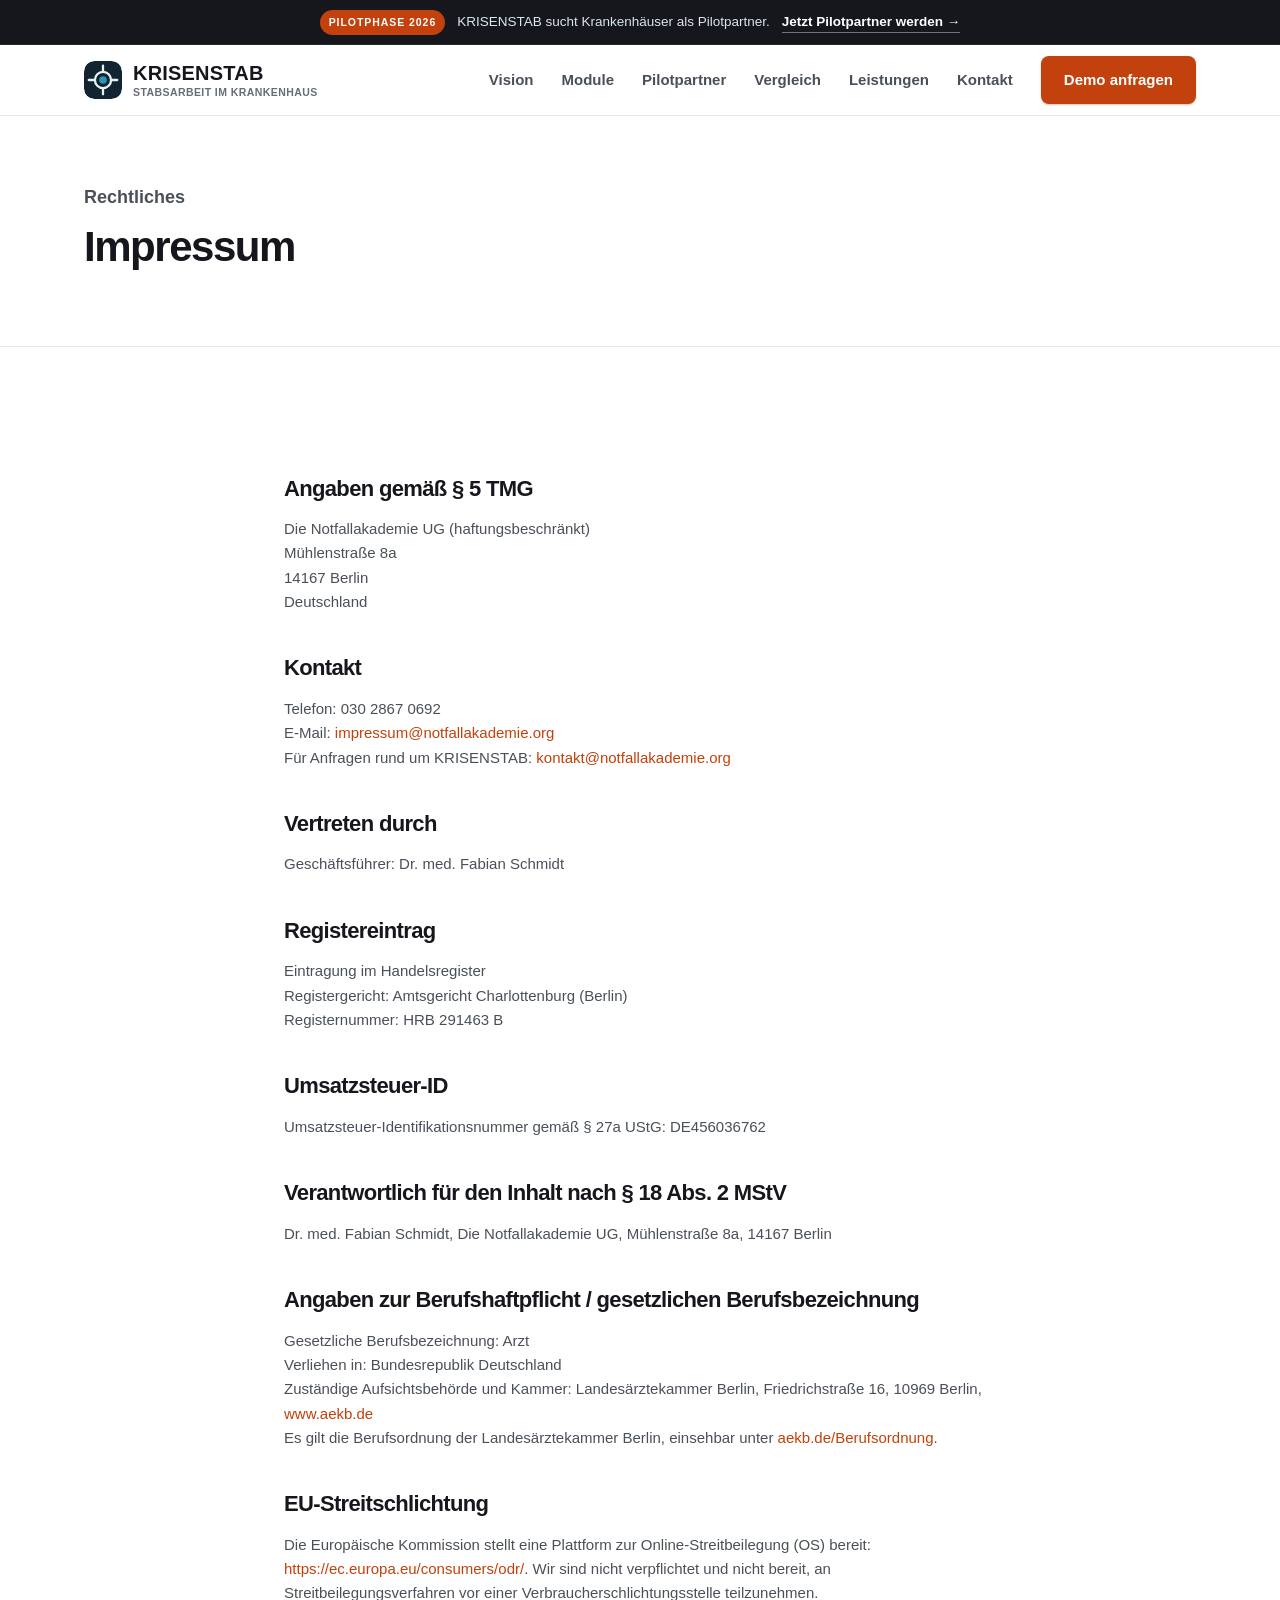
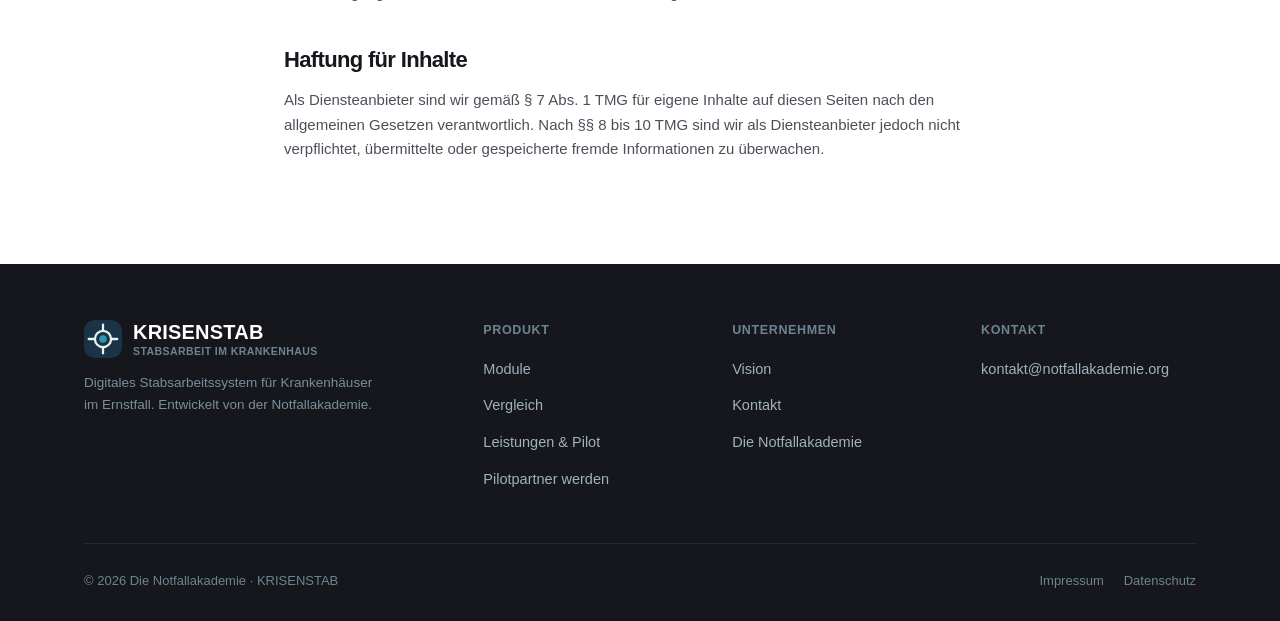
<file: impressum.html>
<!doctype html>
<html lang="de">
<head>
<meta charset="utf-8">
<meta name="viewport" content="width=device-width, initial-scale=1">
<title>Impressum | KRISENSTAB</title>
<meta name="description" content="Impressum gemäß § 5 TMG / § 18 MStV.">
<link rel="canonical" href="https://krankenhauseinsatzleitung.com/impressum">
<meta name="robots" content="noindex">
<link rel="icon" href="data:image/svg+xml,<svg xmlns='http://www.w3.org/2000/svg' viewBox='0 0 40 40'><rect width='40' height='40' rx='11' fill='%23122331'/><g fill='none' stroke='%23e7f2f4' stroke-width='2.6' stroke-linecap='round'><path d='M20 5V11.5'/><path d='M20 28.5V35'/><path d='M5 20H11.5'/><path d='M28.5 20H35'/><circle cx='20' cy='20' r='8.5'/></g><circle cx='20' cy='20' r='4' fill='%232a97ae'/></svg>">
<link rel="stylesheet" href="/assets/css/style.css?v=8">
</head>
<body>

<div class="promo-bar">
  <div class="wrap">
    <span class="promo-badge">Pilotphase 2026</span>
    <span>KRISENSTAB sucht Krankenhäuser als Pilotpartner.</span>
    <a href="/pilotpartner">Jetzt Pilotpartner werden →</a>
  </div>
</div>

<header class="site-header">
  <div class="wrap">
    <a href="/" class="brand">
      <span class="mark"><svg viewBox="0 0 40 40" width="38" height="38" aria-hidden="true"><rect width="40" height="40" rx="11" fill="#122331"/><g fill="none" stroke="#e7f2f4" stroke-width="2.4" stroke-linecap="round"><path d="M20 5V11.5"/><path d="M20 28.5V35"/><path d="M5 20H11.5"/><path d="M28.5 20H35"/><circle cx="20" cy="20" r="8.5"/></g><circle cx="20" cy="20" r="4" fill="#2a97ae"/></svg></span>
      <span class="brand-name">KRISENSTAB<small>Stabsarbeit im Krankenhaus</small></span>
    </a>
    <nav class="main-nav">
      <a href="/vision">Vision</a>
      <a href="/funktionen">Module</a>
      <a href="/pilotpartner">Pilotpartner</a>
      <a href="/vergleich">Vergleich</a>
      <a href="/leistungen">Leistungen</a>
      <a href="/kontakt">Kontakt</a>
      <a href="/kontakt" class="btn btn-primary">Demo anfragen</a>
    </nav>
    <button class="nav-toggle" aria-label="Menü öffnen">☰</button>
  </div>
</header>

<section class="page-hero">
  <div class="wrap">
    <p class="kicker">Rechtliches</p>
    <h1>Impressum</h1>
  </div>
</section>

<section>
  <div class="wrap legal">
    <h2>Angaben gemäß § 5 TMG</h2>
    <p>
      Die Notfallakademie UG (haftungsbeschränkt)<br>
      Mühlenstraße 8a<br>
      14167 Berlin<br>
      Deutschland
    </p>

    <h2>Kontakt</h2>
    <p>
      Telefon: 030 2867 0692<br>
      E-Mail: <a href="mailto:impressum@notfallakademie.org">impressum@notfallakademie.org</a><br>
      Für Anfragen rund um KRISENSTAB: <a href="mailto:kontakt@notfallakademie.org">kontakt@notfallakademie.org</a>
    </p>

    <h2>Vertreten durch</h2>
    <p>Geschäftsführer: Dr. med. Fabian Schmidt</p>

    <h2>Registereintrag</h2>
    <p>
      Eintragung im Handelsregister<br>
      Registergericht: Amtsgericht Charlottenburg (Berlin)<br>
      Registernummer: HRB 291463 B
    </p>

    <h2>Umsatzsteuer-ID</h2>
    <p>Umsatzsteuer-Identifikationsnummer gemäß § 27a UStG: DE456036762</p>

    <h2>Verantwortlich für den Inhalt nach § 18 Abs. 2 MStV</h2>
    <p>Dr. med. Fabian Schmidt, Die Notfallakademie UG, Mühlenstraße 8a, 14167 Berlin</p>

    <h2>Angaben zur Berufshaftpflicht / gesetzlichen Berufsbezeichnung</h2>
    <p>
      Gesetzliche Berufsbezeichnung: Arzt<br>
      Verliehen in: Bundesrepublik Deutschland<br>
      Zuständige Aufsichtsbehörde und Kammer: Landesärztekammer Berlin, Friedrichstraße 16, 10969 Berlin, <a href="https://www.aekb.de" target="_blank" rel="noopener">www.aekb.de</a><br>
      Es gilt die Berufsordnung der Landesärztekammer Berlin, einsehbar unter <a href="https://www.aekb.de/fileadmin/migration/pdf/Berufsordnung.pdf" target="_blank" rel="noopener">aekb.de/Berufsordnung</a>.
    </p>

    <h2>EU-Streitschlichtung</h2>
    <p>Die Europäische Kommission stellt eine Plattform zur Online-Streitbeilegung (OS) bereit: <a href="https://ec.europa.eu/consumers/odr/" target="_blank" rel="noopener">https://ec.europa.eu/consumers/odr/</a>. Wir sind nicht verpflichtet und nicht bereit, an Streitbeilegungsverfahren vor einer Verbraucherschlichtungsstelle teilzunehmen.</p>

    <h2>Haftung für Inhalte</h2>
    <p>Als Diensteanbieter sind wir gemäß § 7 Abs. 1 TMG für eigene Inhalte auf diesen Seiten nach den allgemeinen Gesetzen verantwortlich. Nach §§ 8 bis 10 TMG sind wir als Diensteanbieter jedoch nicht verpflichtet, übermittelte oder gespeicherte fremde Informationen zu überwachen.</p>
  </div>
</section>

<footer class="site-footer">
  <div class="wrap">
    <div class="footer-grid">
      <div>
        <a href="/" class="brand" style="margin-bottom:12px;">
          <span class="mark"><svg viewBox="0 0 40 40" width="38" height="38" aria-hidden="true"><rect width="40" height="40" rx="11" fill="#1a3346"/><g fill="none" stroke="#e7f2f4" stroke-width="2.4" stroke-linecap="round"><path d="M20 5V11.5"/><path d="M20 28.5V35"/><path d="M5 20H11.5"/><path d="M28.5 20H35"/><circle cx="20" cy="20" r="8.5"/></g><circle cx="20" cy="20" r="4" fill="#2a97ae"/></svg></span>
          <span class="brand-name">KRISENSTAB<small>Stabsarbeit im Krankenhaus</small></span>
        </a>
        <p style="font-size:13.5px;max-width:300px;">Digitales Stabsarbeitssystem für Krankenhäuser im Ernstfall. Entwickelt von der Notfallakademie.</p>
      </div>
      <div>
        <h4>Produkt</h4>
        <ul>
          <li><a href="/funktionen">Module</a></li>
          <li><a href="/vergleich">Vergleich</a></li>
          <li><a href="/leistungen">Leistungen &amp; Pilot</a></li>
          <li><a href="/pilotpartner">Pilotpartner werden</a></li>
        </ul>
      </div>
      <div>
        <h4>Unternehmen</h4>
        <ul>
          <li><a href="/vision">Vision</a></li>
          <li><a href="/kontakt">Kontakt</a></li>
          <li><a href="https://notfallakademie.org" target="_blank" rel="noopener">Die Notfallakademie</a></li>
        </ul>
      </div>
      <div>
        <h4>Kontakt</h4>
        <ul>
          <li><a href="mailto:kontakt@notfallakademie.org">kontakt@notfallakademie.org</a></li>
        </ul>
      </div>
    </div>
    <div class="footer-bottom">
      <span>© 2026 Die Notfallakademie · KRISENSTAB</span>
      <nav>
        <a href="/impressum">Impressum</a>
        <a href="/datenschutz">Datenschutz</a>
      </nav>
    </div>
  </div>
</footer>

<script src="/assets/js/main.js"></script>
</body>
</html>
</file>
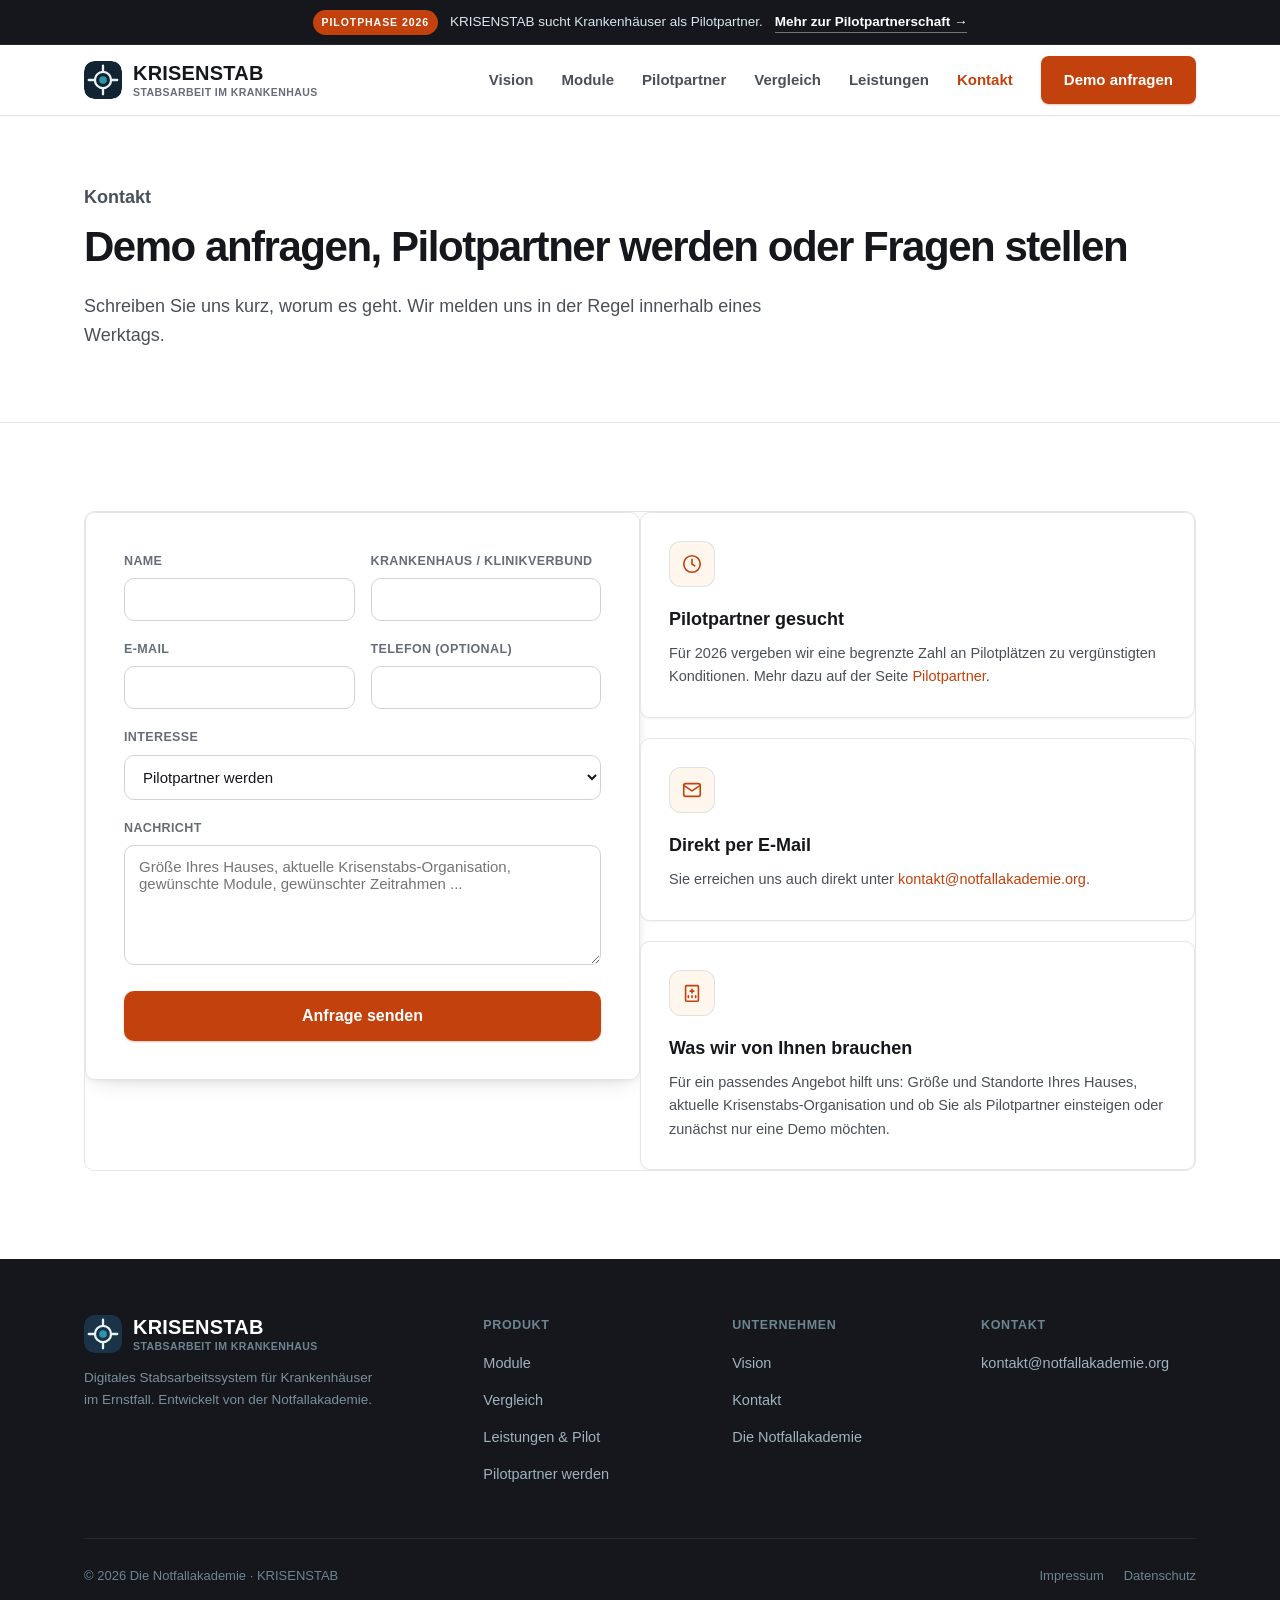
<file: kontakt.html>
<!doctype html>
<html lang="de">
<head>
<meta charset="utf-8">
<meta name="viewport" content="width=device-width, initial-scale=1">
<title>Kontakt | Demo &amp; Pilotpartner | KRISENSTAB</title>
<meta name="description" content="Fordern Sie eine unverbindliche Demo von KRISENSTAB für Ihr Krankenhaus an, bewerben Sie sich als Pilotpartner oder schreiben Sie uns direkt.">
<link rel="canonical" href="https://krankenhauseinsatzleitung.com/kontakt">
<meta name="robots" content="index, follow, max-image-preview:large, max-snippet:-1">
<meta name="theme-color" content="#122331">
<meta property="og:type" content="website">
<meta property="og:site_name" content="KRISENSTAB">
<meta property="og:locale" content="de_DE">
<meta property="og:title" content="Kontakt | Demo &amp; Pilotpartner | KRISENSTAB">
<meta property="og:description" content="Fordern Sie eine unverbindliche Demo von KRISENSTAB für Ihr Krankenhaus an, bewerben Sie sich als Pilotpartner oder schreiben Sie uns direkt.">
<meta property="og:url" content="https://krankenhauseinsatzleitung.com/kontakt">
<meta property="og:image" content="https://krankenhauseinsatzleitung.com/assets/img/og-krisenstab.jpg">
<meta property="og:image:width" content="1200">
<meta property="og:image:height" content="630">
<meta property="og:image:alt" content="KRISENSTAB: Übersicht der Einsatzleitung mit Lage, Aufgaben und Meldungen">
<meta name="twitter:card" content="summary_large_image">
<meta name="twitter:title" content="Kontakt | Demo &amp; Pilotpartner | KRISENSTAB">
<meta name="twitter:description" content="Fordern Sie eine unverbindliche Demo von KRISENSTAB für Ihr Krankenhaus an, bewerben Sie sich als Pilotpartner oder schreiben Sie uns direkt.">
<meta name="twitter:image" content="https://krankenhauseinsatzleitung.com/assets/img/og-krisenstab.jpg">
<meta name="twitter:image:alt" content="KRISENSTAB: Übersicht der Einsatzleitung mit Lage, Aufgaben und Meldungen">
<link rel="icon" href="data:image/svg+xml,<svg xmlns='http://www.w3.org/2000/svg' viewBox='0 0 40 40'><rect width='40' height='40' rx='11' fill='%23122331'/><g fill='none' stroke='%23e7f2f4' stroke-width='2.6' stroke-linecap='round'><path d='M20 5V11.5'/><path d='M20 28.5V35'/><path d='M5 20H11.5'/><path d='M28.5 20H35'/><circle cx='20' cy='20' r='8.5'/></g><circle cx='20' cy='20' r='4' fill='%232a97ae'/></svg>">
<link rel="stylesheet" href="/assets/css/style.css?v=8">
<script type="application/ld+json">
{
  "@context": "https://schema.org",
  "@graph": [
    {
      "@type": "Organization",
      "@id": "https://krankenhauseinsatzleitung.com/#organisation",
      "name": "Die Notfallakademie UG (haftungsbeschränkt)",
      "url": "https://krankenhauseinsatzleitung.com/",
      "email": "kontakt@notfallakademie.org",
      "telephone": "+49 30 2867 0692",
      "address": {
        "@type": "PostalAddress",
        "streetAddress": "Mühlenstraße 8a",
        "postalCode": "14167",
        "addressLocality": "Berlin",
        "addressCountry": "DE"
      }
    },
    {
      "@type": "WebSite",
      "@id": "https://krankenhauseinsatzleitung.com/#website",
      "url": "https://krankenhauseinsatzleitung.com/",
      "name": "KRISENSTAB | Krankenhauseinsatzleitung",
      "inLanguage": "de-DE",
      "publisher": {
        "@id": "https://krankenhauseinsatzleitung.com/#organisation"
      }
    },
    {
      "@type": "ContactPage",
      "@id": "https://krankenhauseinsatzleitung.com/kontakt#seite",
      "url": "https://krankenhauseinsatzleitung.com/kontakt",
      "name": "Kontakt | Demo & Pilotpartner | KRISENSTAB",
      "description": "Fordern Sie eine unverbindliche Demo von KRISENSTAB für Ihr Krankenhaus an, bewerben Sie sich als Pilotpartner oder schreiben Sie uns direkt.",
      "inLanguage": "de-DE",
      "isPartOf": {
        "@id": "https://krankenhauseinsatzleitung.com/#website"
      },
      "breadcrumb": {
        "@type": "BreadcrumbList",
        "itemListElement": [
          {
            "@type": "ListItem",
            "position": 1,
            "name": "Start",
            "item": "https://krankenhauseinsatzleitung.com/"
          },
          {
            "@type": "ListItem",
            "position": 2,
            "name": "Kontakt",
            "item": "https://krankenhauseinsatzleitung.com/kontakt"
          }
        ]
      }
    }
  ]
}
</script>
</head>
<body>

<div class="promo-bar">
  <div class="wrap">
    <span class="promo-badge">Pilotphase 2026</span>
    <span>KRISENSTAB sucht Krankenhäuser als Pilotpartner.</span>
    <a href="/pilotpartner">Mehr zur Pilotpartnerschaft →</a>
  </div>
</div>

<header class="site-header">
  <div class="wrap">
    <a href="/" class="brand">
      <span class="mark"><svg viewBox="0 0 40 40" width="38" height="38" aria-hidden="true"><rect width="40" height="40" rx="11" fill="#122331"/><g fill="none" stroke="#e7f2f4" stroke-width="2.4" stroke-linecap="round"><path d="M20 5V11.5"/><path d="M20 28.5V35"/><path d="M5 20H11.5"/><path d="M28.5 20H35"/><circle cx="20" cy="20" r="8.5"/></g><circle cx="20" cy="20" r="4" fill="#2a97ae"/></svg></span>
      <span class="brand-name">KRISENSTAB<small>Stabsarbeit im Krankenhaus</small></span>
    </a>
    <nav class="main-nav">
      <a href="/vision">Vision</a>
      <a href="/funktionen">Module</a>
      <a href="/pilotpartner">Pilotpartner</a>
      <a href="/vergleich">Vergleich</a>
      <a href="/leistungen">Leistungen</a>
      <a href="/kontakt" class="active">Kontakt</a>
      <a href="/kontakt" class="btn btn-primary">Demo anfragen</a>
    </nav>
    <button class="nav-toggle" aria-label="Menü öffnen">☰</button>
  </div>
</header>

<section class="page-hero">
  <div class="wrap">
    <p class="kicker">Kontakt</p>
    <h1>Demo anfragen, Pilotpartner werden oder Fragen stellen</h1>
    <p>Schreiben Sie uns kurz, worum es geht. Wir melden uns in der Regel innerhalb eines Werktags.</p>
  </div>
</section>

<section>
  <div class="wrap">
    <div class="grid-2" style="align-items:start;">
      <div class="form-card">
        <!-- Statisches Formular ohne eigenen Server: öffnet das E-Mail-Programm des Absenders vorausgefüllt.
             Für eine serverseitige Zustellung ohne Mail-Client kann diese action z.B. durch eine
             Cloudflare Pages Function oder einen Formular-Dienst (z.B. Formspree) ersetzt werden. -->
        <form action="mailto:kontakt@notfallakademie.org" method="post" enctype="text/plain">
          <div class="form-row">
            <div>
              <label for="name">Name</label>
              <input type="text" id="name" name="Name" required>
            </div>
            <div>
              <label for="klinik">Krankenhaus / Klinikverbund</label>
              <input type="text" id="klinik" name="Krankenhaus" required>
            </div>
          </div>
          <div class="form-row">
            <div>
              <label for="email">E-Mail</label>
              <input type="email" id="email" name="E-Mail" required>
            </div>
            <div>
              <label for="telefon">Telefon (optional)</label>
              <input type="tel" id="telefon" name="Telefon">
            </div>
          </div>
          <label for="interesse">Interesse</label>
          <select id="interesse" name="Interesse">
            <option>Pilotpartner werden</option>
            <option>Unverbindliche Demo</option>
            <option>Software &amp; Schulung</option>
            <option>Rundum-Sorglos-Paket</option>
            <option>Sonstige Frage</option>
          </select>
          <label for="nachricht">Nachricht</label>
          <textarea id="nachricht" name="Nachricht" placeholder="Größe Ihres Hauses, aktuelle Krisenstabs-Organisation, gewünschte Module, gewünschter Zeitrahmen ..."></textarea>
          <button type="submit" class="btn btn-primary btn-lg" style="width:100%;justify-content:center;">Anfrage senden</button>
        </form>
      </div>
      <div>
        <div class="card" style="margin-bottom:20px;">
          <div class="feature-icon"><svg viewBox="0 0 24 24" fill="none" stroke="currentColor" stroke-width="1.75" stroke-linecap="round" stroke-linejoin="round"><circle cx="12" cy="12" r="9"></circle><path d="M12 7v5l3 2"></path></svg></div>
          <h3>Pilotpartner gesucht</h3>
          <p>Für 2026 vergeben wir eine begrenzte Zahl an Pilotplätzen zu vergünstigten Konditionen. Mehr dazu auf der Seite <a href="/pilotpartner">Pilotpartner</a>.</p>
        </div>
        <div class="card" style="margin-bottom:20px;">
          <div class="feature-icon"><svg viewBox="0 0 24 24" fill="none" stroke="currentColor" stroke-width="1.75" stroke-linecap="round" stroke-linejoin="round"><rect x="3" y="5" width="18" height="14" rx="2"></rect><path d="M3 7l9 6 9-6"></path></svg></div>
          <h3>Direkt per E-Mail</h3>
          <p>Sie erreichen uns auch direkt unter <a href="mailto:kontakt@notfallakademie.org">kontakt@notfallakademie.org</a>.</p>
        </div>
        <div class="card">
          <div class="feature-icon"><svg viewBox="0 0 24 24" fill="none" stroke="currentColor" stroke-width="1.75" stroke-linecap="round" stroke-linejoin="round"><rect x="5" y="4" width="14" height="17" rx="1"></rect><line x1="12" y1="8" x2="12" y2="12"></line><line x1="10" y1="10" x2="14" y2="10"></line><line x1="8" y1="15" x2="8" y2="17"></line><line x1="12" y1="15" x2="12" y2="17"></line><line x1="16" y1="15" x2="16" y2="17"></line></svg></div>
          <h3>Was wir von Ihnen brauchen</h3>
          <p>Für ein passendes Angebot hilft uns: Größe und Standorte Ihres Hauses, aktuelle Krisenstabs-Organisation und ob Sie als Pilotpartner einsteigen oder zunächst nur eine Demo möchten.</p>
        </div>
      </div>
    </div>
  </div>
</section>

<footer class="site-footer">
  <div class="wrap">
    <div class="footer-grid">
      <div>
        <a href="/" class="brand" style="margin-bottom:12px;">
          <span class="mark"><svg viewBox="0 0 40 40" width="38" height="38" aria-hidden="true"><rect width="40" height="40" rx="11" fill="#1a3346"/><g fill="none" stroke="#e7f2f4" stroke-width="2.4" stroke-linecap="round"><path d="M20 5V11.5"/><path d="M20 28.5V35"/><path d="M5 20H11.5"/><path d="M28.5 20H35"/><circle cx="20" cy="20" r="8.5"/></g><circle cx="20" cy="20" r="4" fill="#2a97ae"/></svg></span>
          <span class="brand-name">KRISENSTAB<small>Stabsarbeit im Krankenhaus</small></span>
        </a>
        <p style="font-size:13.5px;max-width:300px;">Digitales Stabsarbeitssystem für Krankenhäuser im Ernstfall. Entwickelt von der Notfallakademie.</p>
      </div>
      <div>
        <h4>Produkt</h4>
        <ul>
          <li><a href="/funktionen">Module</a></li>
          <li><a href="/vergleich">Vergleich</a></li>
          <li><a href="/leistungen">Leistungen &amp; Pilot</a></li>
          <li><a href="/pilotpartner">Pilotpartner werden</a></li>
        </ul>
      </div>
      <div>
        <h4>Unternehmen</h4>
        <ul>
          <li><a href="/vision">Vision</a></li>
          <li><a href="/kontakt">Kontakt</a></li>
          <li><a href="https://notfallakademie.org" target="_blank" rel="noopener">Die Notfallakademie</a></li>
        </ul>
      </div>
      <div>
        <h4>Kontakt</h4>
        <ul>
          <li><a href="mailto:kontakt@notfallakademie.org">kontakt@notfallakademie.org</a></li>
        </ul>
      </div>
    </div>
    <div class="footer-bottom">
      <span>© 2026 Die Notfallakademie · KRISENSTAB</span>
      <nav>
        <a href="/impressum">Impressum</a>
        <a href="/datenschutz">Datenschutz</a>
      </nav>
    </div>
  </div>
</footer>

<script src="/assets/js/main.js"></script>
</body>
</html>
</file>
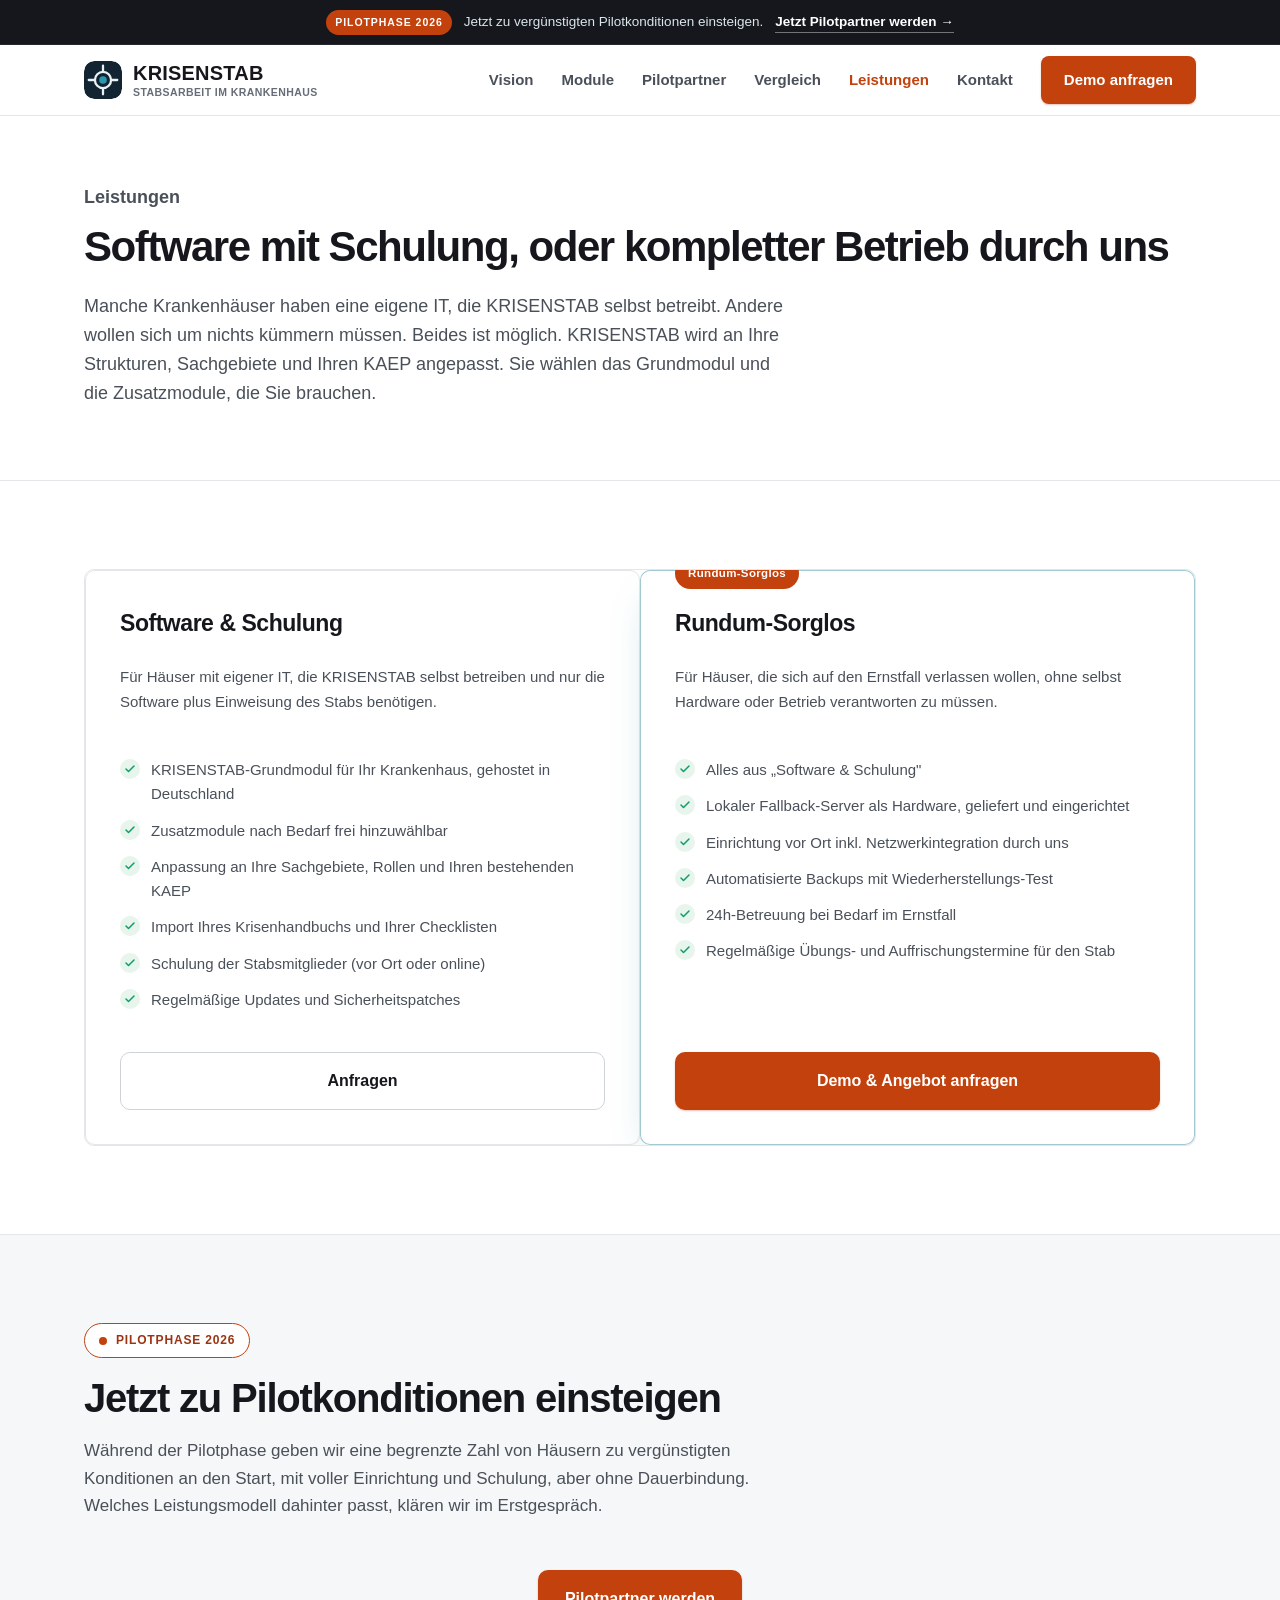
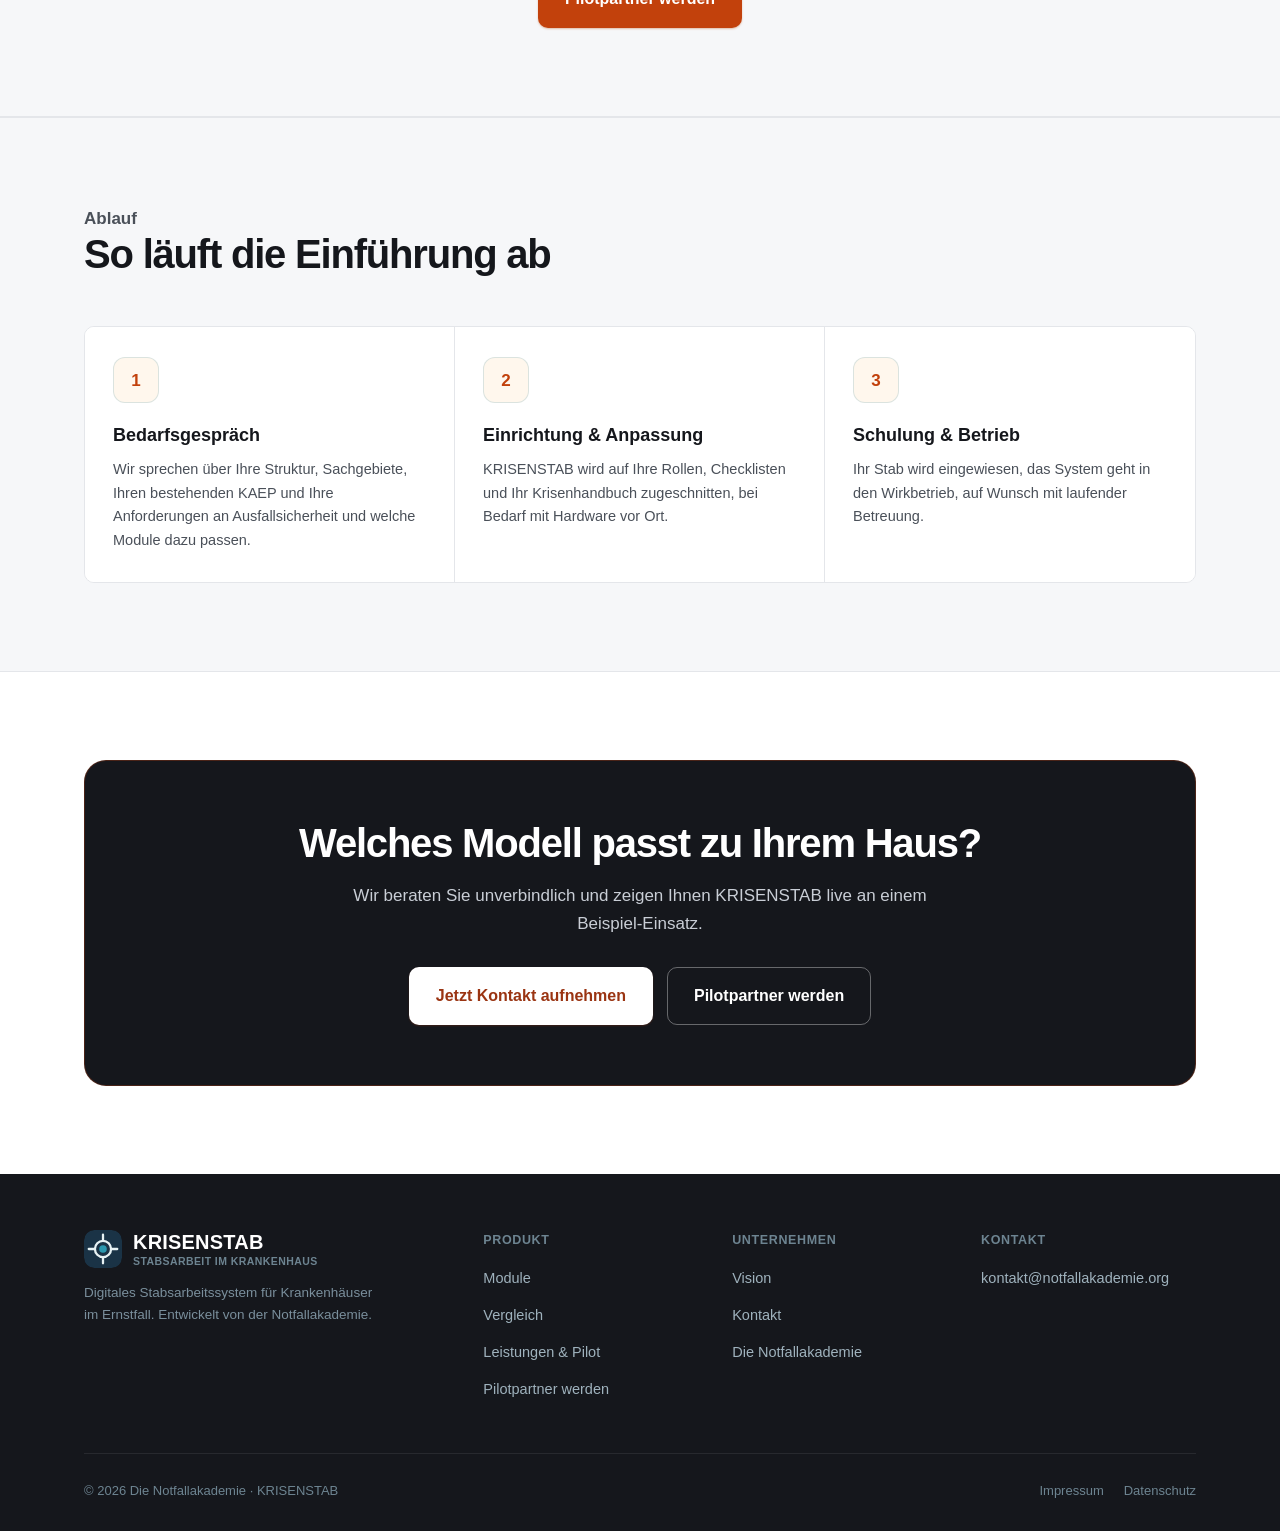
<file: leistungen.html>
<!doctype html>
<html lang="de">
<head>
<meta charset="utf-8">
<meta name="viewport" content="width=device-width, initial-scale=1">
<title>Leistungen: Software, Schulung, Betrieb | KRISENSTAB</title>
<meta name="description" content="KRISENSTAB als modulare Software mit Schulung oder als Rundum-Sorglos-Paket mit Hardware, Einrichtung und 24h-Betreuung. Aktuell zu Pilotkonditionen.">
<link rel="canonical" href="https://krankenhauseinsatzleitung.com/leistungen">
<meta name="robots" content="index, follow, max-image-preview:large, max-snippet:-1">
<meta name="theme-color" content="#122331">
<meta property="og:type" content="website">
<meta property="og:site_name" content="KRISENSTAB">
<meta property="og:locale" content="de_DE">
<meta property="og:title" content="Leistungen: Software, Schulung, Betrieb | KRISENSTAB">
<meta property="og:description" content="KRISENSTAB als modulare Software mit Schulung oder als Rundum-Sorglos-Paket mit Hardware, Einrichtung und 24h-Betreuung. Aktuell zu Pilotkonditionen.">
<meta property="og:url" content="https://krankenhauseinsatzleitung.com/leistungen">
<meta property="og:image" content="https://krankenhauseinsatzleitung.com/assets/img/og-krisenstab.jpg">
<meta property="og:image:width" content="1200">
<meta property="og:image:height" content="630">
<meta property="og:image:alt" content="KRISENSTAB: Übersicht der Einsatzleitung mit Lage, Aufgaben und Meldungen">
<meta name="twitter:card" content="summary_large_image">
<meta name="twitter:title" content="Leistungen: Software, Schulung, Betrieb | KRISENSTAB">
<meta name="twitter:description" content="KRISENSTAB als modulare Software mit Schulung oder als Rundum-Sorglos-Paket mit Hardware, Einrichtung und 24h-Betreuung. Aktuell zu Pilotkonditionen.">
<meta name="twitter:image" content="https://krankenhauseinsatzleitung.com/assets/img/og-krisenstab.jpg">
<meta name="twitter:image:alt" content="KRISENSTAB: Übersicht der Einsatzleitung mit Lage, Aufgaben und Meldungen">
<link rel="icon" href="data:image/svg+xml,<svg xmlns='http://www.w3.org/2000/svg' viewBox='0 0 40 40'><rect width='40' height='40' rx='11' fill='%23122331'/><g fill='none' stroke='%23e7f2f4' stroke-width='2.6' stroke-linecap='round'><path d='M20 5V11.5'/><path d='M20 28.5V35'/><path d='M5 20H11.5'/><path d='M28.5 20H35'/><circle cx='20' cy='20' r='8.5'/></g><circle cx='20' cy='20' r='4' fill='%232a97ae'/></svg>">
<link rel="stylesheet" href="/assets/css/style.css?v=8">
<script type="application/ld+json">
{
  "@context": "https://schema.org",
  "@graph": [
    {
      "@type": "Organization",
      "@id": "https://krankenhauseinsatzleitung.com/#organisation",
      "name": "Die Notfallakademie UG (haftungsbeschränkt)",
      "url": "https://krankenhauseinsatzleitung.com/",
      "email": "kontakt@notfallakademie.org",
      "telephone": "+49 30 2867 0692",
      "address": {
        "@type": "PostalAddress",
        "streetAddress": "Mühlenstraße 8a",
        "postalCode": "14167",
        "addressLocality": "Berlin",
        "addressCountry": "DE"
      }
    },
    {
      "@type": "WebSite",
      "@id": "https://krankenhauseinsatzleitung.com/#website",
      "url": "https://krankenhauseinsatzleitung.com/",
      "name": "KRISENSTAB | Krankenhauseinsatzleitung",
      "inLanguage": "de-DE",
      "publisher": {
        "@id": "https://krankenhauseinsatzleitung.com/#organisation"
      }
    },
    {
      "@type": "WebPage",
      "@id": "https://krankenhauseinsatzleitung.com/leistungen#seite",
      "url": "https://krankenhauseinsatzleitung.com/leistungen",
      "name": "Leistungen: Software, Schulung, Rundum-Paket | KRISENSTAB",
      "description": "KRISENSTAB als modulare Software mit Schulung oder als Rundum-Sorglos-Paket mit Hardware, Einrichtung und 24h-Betreuung. Aktuell zu Pilotkonditionen.",
      "inLanguage": "de-DE",
      "isPartOf": {
        "@id": "https://krankenhauseinsatzleitung.com/#website"
      },
      "breadcrumb": {
        "@type": "BreadcrumbList",
        "itemListElement": [
          {
            "@type": "ListItem",
            "position": 1,
            "name": "Start",
            "item": "https://krankenhauseinsatzleitung.com/"
          },
          {
            "@type": "ListItem",
            "position": 2,
            "name": "Leistungen",
            "item": "https://krankenhauseinsatzleitung.com/leistungen"
          }
        ]
      }
    }
  ]
}
</script>
</head>
<body>

<div class="promo-bar">
  <div class="wrap">
    <span class="promo-badge">Pilotphase 2026</span>
    <span>Jetzt zu vergünstigten Pilotkonditionen einsteigen.</span>
    <a href="/pilotpartner">Jetzt Pilotpartner werden →</a>
  </div>
</div>

<header class="site-header">
  <div class="wrap">
    <a href="/" class="brand">
      <span class="mark"><svg viewBox="0 0 40 40" width="38" height="38" aria-hidden="true"><rect width="40" height="40" rx="11" fill="#122331"/><g fill="none" stroke="#e7f2f4" stroke-width="2.4" stroke-linecap="round"><path d="M20 5V11.5"/><path d="M20 28.5V35"/><path d="M5 20H11.5"/><path d="M28.5 20H35"/><circle cx="20" cy="20" r="8.5"/></g><circle cx="20" cy="20" r="4" fill="#2a97ae"/></svg></span>
      <span class="brand-name">KRISENSTAB<small>Stabsarbeit im Krankenhaus</small></span>
    </a>
    <nav class="main-nav">
      <a href="/vision">Vision</a>
      <a href="/funktionen">Module</a>
      <a href="/pilotpartner">Pilotpartner</a>
      <a href="/vergleich">Vergleich</a>
      <a href="/leistungen" class="active">Leistungen</a>
      <a href="/kontakt">Kontakt</a>
      <a href="/kontakt" class="btn btn-primary">Demo anfragen</a>
    </nav>
    <button class="nav-toggle" aria-label="Menü öffnen">☰</button>
  </div>
</header>

<section class="page-hero">
  <div class="wrap">
    <p class="kicker">Leistungen</p>
    <h1>Software mit Schulung, oder kompletter Betrieb durch uns</h1>
    <p>Manche Krankenhäuser haben eine eigene IT, die KRISENSTAB selbst betreibt. Andere wollen sich um nichts kümmern müssen. Beides ist möglich. KRISENSTAB wird an Ihre Strukturen, Sachgebiete und Ihren KAEP angepasst. Sie wählen das Grundmodul und die Zusatzmodule, die Sie brauchen.</p>
  </div>
</section>

<section>
  <div class="wrap">
    <div class="grid-2">
      <div class="tier">
        <h3>Software &amp; Schulung</h3>
        <p class="tier-sub">Für Häuser mit eigener IT, die KRISENSTAB selbst betreiben und nur die Software plus Einweisung des Stabs benötigen.</p>
        <ul class="checklist">
          <li>KRISENSTAB-Grundmodul für Ihr Krankenhaus, gehostet in Deutschland</li>
          <li>Zusatzmodule nach Bedarf frei hinzuwählbar</li>
          <li>Anpassung an Ihre Sachgebiete, Rollen und Ihren bestehenden KAEP</li>
          <li>Import Ihres Krisenhandbuchs und Ihrer Checklisten</li>
          <li>Schulung der Stabsmitglieder (vor Ort oder online)</li>
          <li>Regelmäßige Updates und Sicherheitspatches</li>
        </ul>
        <a href="/kontakt" class="btn btn-outline btn-lg">Anfragen</a>
      </div>
      <div class="tier highlight" data-badge="Rundum-Sorglos">
        <h3>Rundum-Sorglos</h3>
        <p class="tier-sub">Für Häuser, die sich auf den Ernstfall verlassen wollen, ohne selbst Hardware oder Betrieb verantworten zu müssen.</p>
        <ul class="checklist">
          <li>Alles aus „Software &amp; Schulung"</li>
          <li>Lokaler Fallback-Server als Hardware, geliefert und eingerichtet</li>
          <li>Einrichtung vor Ort inkl. Netzwerkintegration durch uns</li>
          <li>Automatisierte Backups mit Wiederherstellungs-Test</li>
          <li>24h-Betreuung bei Bedarf im Ernstfall</li>
          <li>Regelmäßige Übungs- und Auffrischungstermine für den Stab</li>
        </ul>
        <a href="/kontakt" class="btn btn-primary btn-lg">Demo &amp; Angebot anfragen</a>
      </div>
    </div>
  </div>
</section>

<section class="pilot-section">
  <div class="wrap">
    <div class="section-head center auf">
      <span class="pilot-badge"><span class="dot"></span>Pilotphase 2026</span>
      <h2>Jetzt zu Pilotkonditionen einsteigen</h2>
      <p>Während der Pilotphase geben wir eine begrenzte Zahl von Häusern zu vergünstigten Konditionen an den Start, mit voller Einrichtung und Schulung, aber ohne Dauerbindung. Welches Leistungsmodell dahinter passt, klären wir im Erstgespräch.</p>
    </div>
    <div class="text-center">
      <a href="/pilotpartner" class="btn btn-accent btn-lg">Pilotpartner werden</a>
    </div>
  </div>
</section>

<section class="alt">
  <div class="wrap">
    <div class="section-head center">
      <p class="kicker">Ablauf</p>
      <h2>So läuft die Einführung ab</h2>
    </div>
    <div class="grid-3">
      <div class="card">
        <div class="feature-icon">1</div>
        <h3>Bedarfsgespräch</h3>
        <p>Wir sprechen über Ihre Struktur, Sachgebiete, Ihren bestehenden KAEP und Ihre Anforderungen an Ausfallsicherheit und welche Module dazu passen.</p>
      </div>
      <div class="card">
        <div class="feature-icon">2</div>
        <h3>Einrichtung &amp; Anpassung</h3>
        <p>KRISENSTAB wird auf Ihre Rollen, Checklisten und Ihr Krisenhandbuch zugeschnitten, bei Bedarf mit Hardware vor Ort.</p>
      </div>
      <div class="card">
        <div class="feature-icon">3</div>
        <h3>Schulung &amp; Betrieb</h3>
        <p>Ihr Stab wird eingewiesen, das System geht in den Wirkbetrieb, auf Wunsch mit laufender Betreuung.</p>
      </div>
    </div>
  </div>
</section>

<section>
  <div class="wrap">
    <div class="cta-band">
      <h2>Welches Modell passt zu Ihrem Haus?</h2>
      <p>Wir beraten Sie unverbindlich und zeigen Ihnen KRISENSTAB live an einem Beispiel-Einsatz.</p>
      <div class="cta-actions">
        <a href="/kontakt" class="btn btn-primary btn-lg">Jetzt Kontakt aufnehmen</a>
        <a href="/pilotpartner" class="btn btn-outline btn-lg">Pilotpartner werden</a>
      </div>
    </div>
  </div>
</section>

<footer class="site-footer">
  <div class="wrap">
    <div class="footer-grid">
      <div>
        <a href="/" class="brand" style="margin-bottom:12px;">
          <span class="mark"><svg viewBox="0 0 40 40" width="38" height="38" aria-hidden="true"><rect width="40" height="40" rx="11" fill="#1a3346"/><g fill="none" stroke="#e7f2f4" stroke-width="2.4" stroke-linecap="round"><path d="M20 5V11.5"/><path d="M20 28.5V35"/><path d="M5 20H11.5"/><path d="M28.5 20H35"/><circle cx="20" cy="20" r="8.5"/></g><circle cx="20" cy="20" r="4" fill="#2a97ae"/></svg></span>
          <span class="brand-name">KRISENSTAB<small>Stabsarbeit im Krankenhaus</small></span>
        </a>
        <p style="font-size:13.5px;max-width:300px;">Digitales Stabsarbeitssystem für Krankenhäuser im Ernstfall. Entwickelt von der Notfallakademie.</p>
      </div>
      <div>
        <h4>Produkt</h4>
        <ul>
          <li><a href="/funktionen">Module</a></li>
          <li><a href="/vergleich">Vergleich</a></li>
          <li><a href="/leistungen">Leistungen &amp; Pilot</a></li>
          <li><a href="/pilotpartner">Pilotpartner werden</a></li>
        </ul>
      </div>
      <div>
        <h4>Unternehmen</h4>
        <ul>
          <li><a href="/vision">Vision</a></li>
          <li><a href="/kontakt">Kontakt</a></li>
          <li><a href="https://notfallakademie.org" target="_blank" rel="noopener">Die Notfallakademie</a></li>
        </ul>
      </div>
      <div>
        <h4>Kontakt</h4>
        <ul>
          <li><a href="mailto:kontakt@notfallakademie.org">kontakt@notfallakademie.org</a></li>
        </ul>
      </div>
    </div>
    <div class="footer-bottom">
      <span>© 2026 Die Notfallakademie · KRISENSTAB</span>
      <nav>
        <a href="/impressum">Impressum</a>
        <a href="/datenschutz">Datenschutz</a>
      </nav>
    </div>
  </div>
</footer>

<script src="/assets/js/main.js"></script>
</body>
</html>
</file>
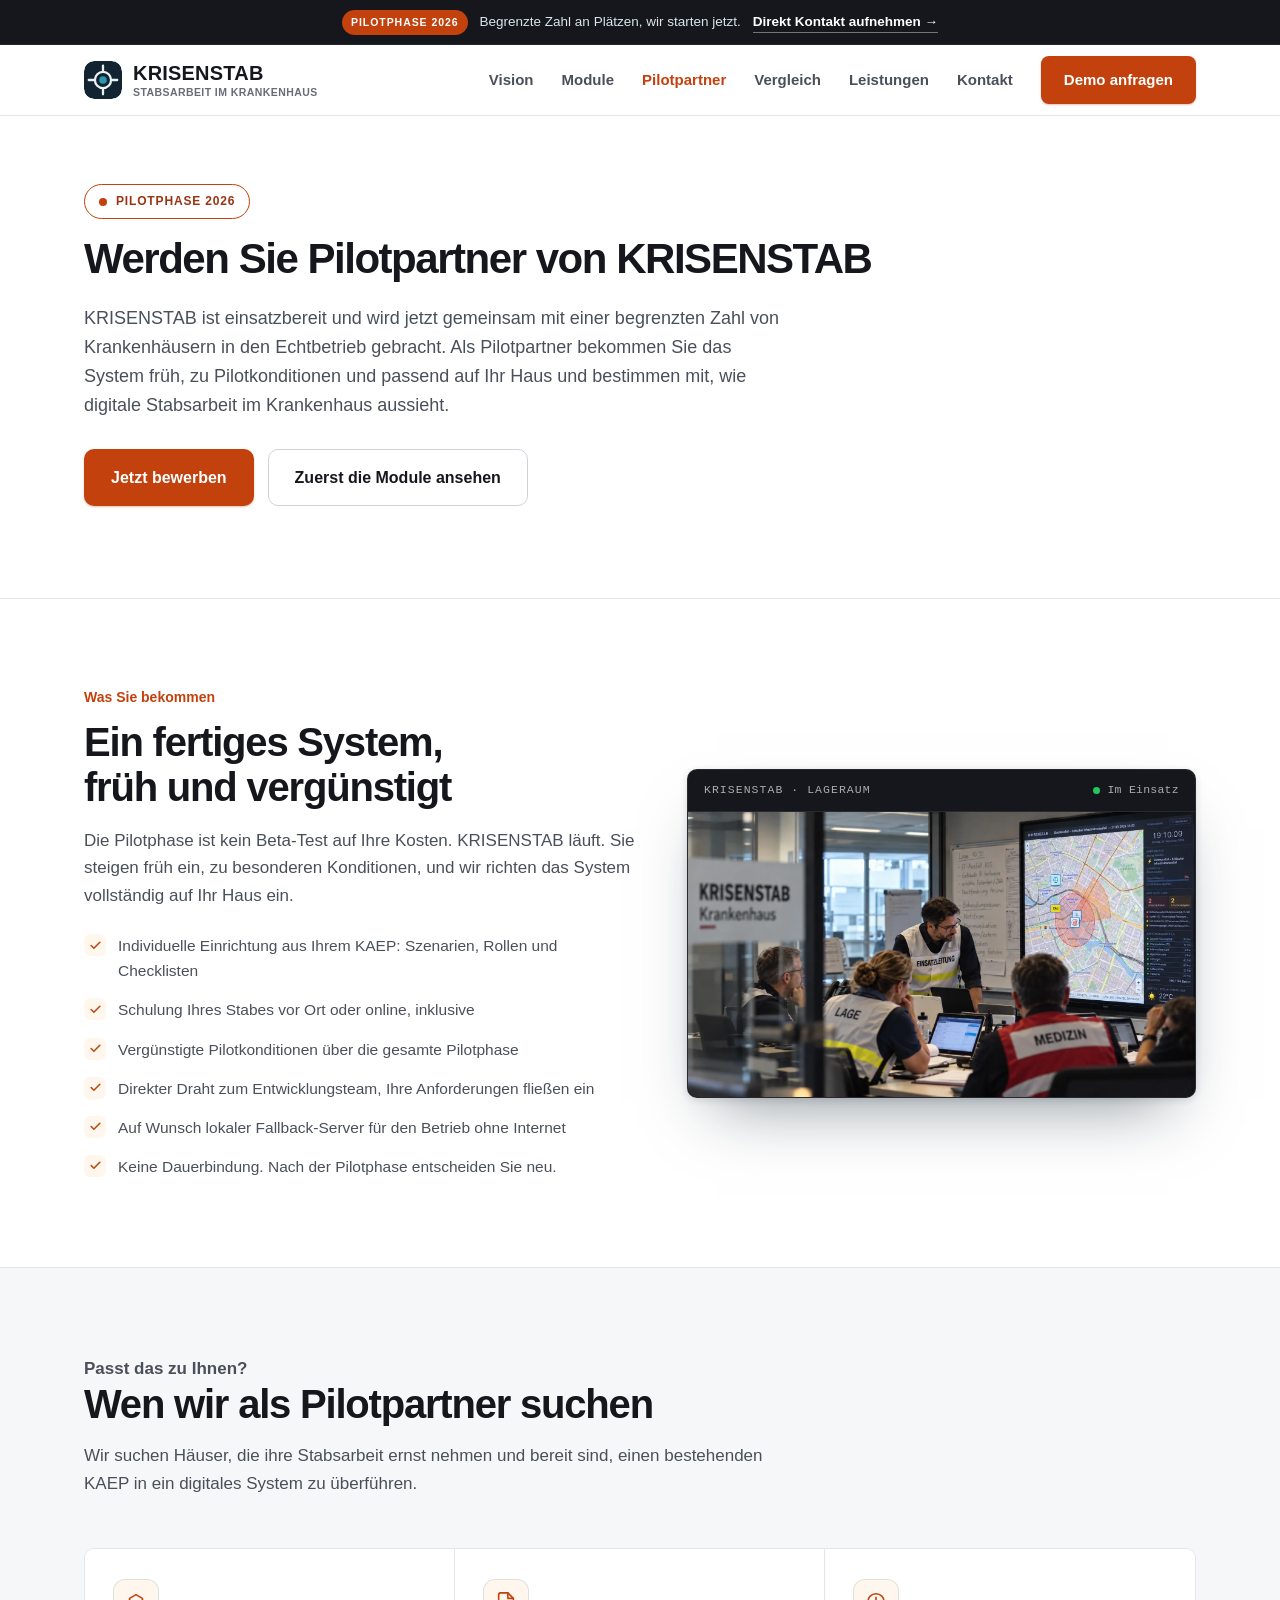
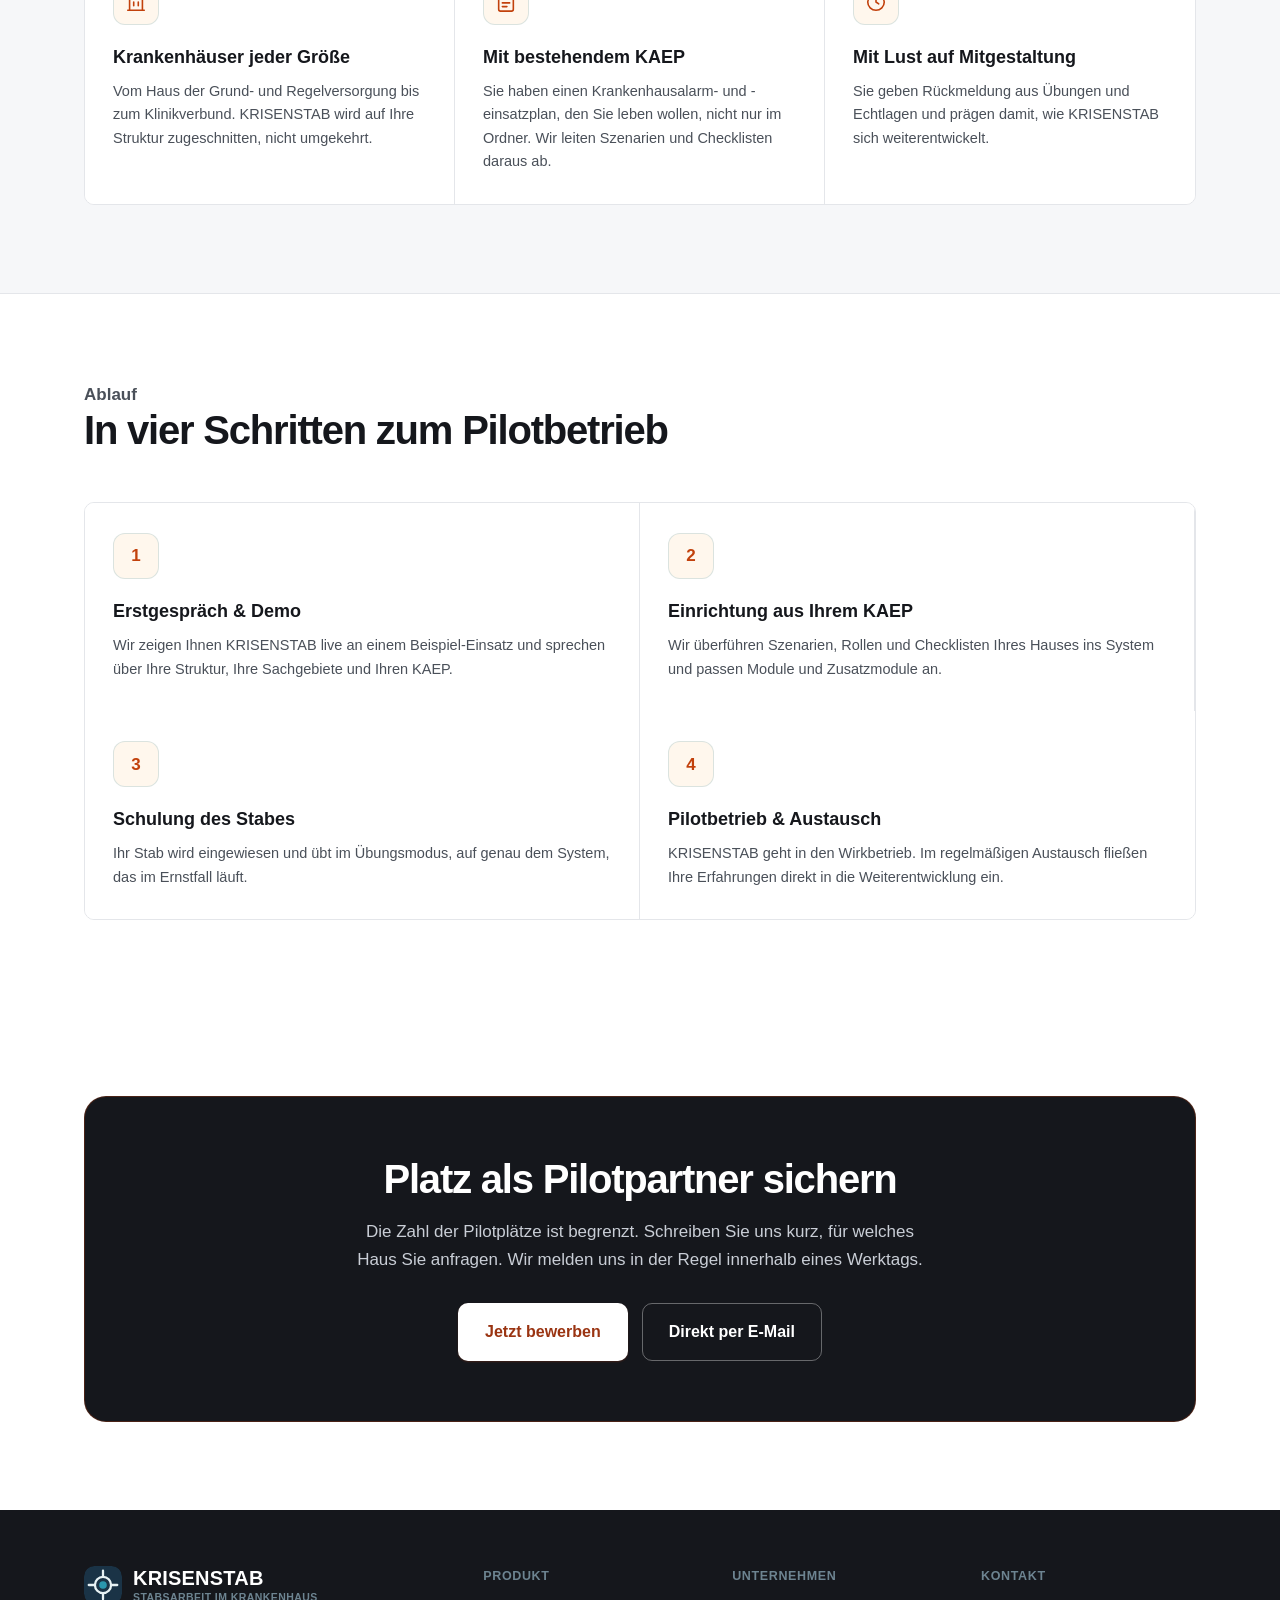
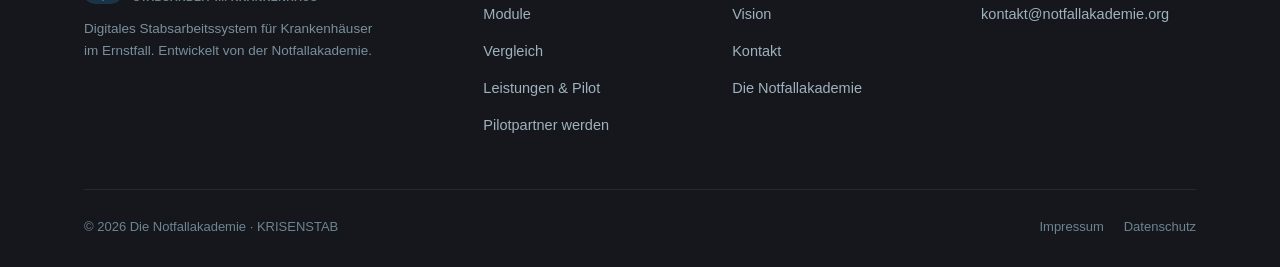
<file: pilotpartner.html>
<!doctype html>
<html lang="de">
<head>
<meta charset="utf-8">
<meta name="viewport" content="width=device-width, initial-scale=1">
<title>Pilotpartner werden | KRISENSTAB</title>
<meta name="description" content="KRISENSTAB sucht Krankenhäuser als Pilotpartner für 2026: früher Zugang, Pilotkonditionen, Einrichtung aus Ihrem KAEP, direkter Draht zum Entwicklungsteam.">
<link rel="canonical" href="https://krankenhauseinsatzleitung.com/pilotpartner">
<meta name="robots" content="index, follow, max-image-preview:large, max-snippet:-1">
<meta name="theme-color" content="#122331">
<meta property="og:type" content="website">
<meta property="og:site_name" content="KRISENSTAB">
<meta property="og:locale" content="de_DE">
<meta property="og:title" content="Pilotpartner werden | KRISENSTAB">
<meta property="og:description" content="KRISENSTAB sucht Krankenhäuser als Pilotpartner für 2026: früher Zugang, Pilotkonditionen, Einrichtung aus Ihrem KAEP, direkter Draht zum Entwicklungsteam.">
<meta property="og:url" content="https://krankenhauseinsatzleitung.com/pilotpartner">
<meta property="og:image" content="https://krankenhauseinsatzleitung.com/assets/img/og-krisenstab.jpg">
<meta property="og:image:width" content="1200">
<meta property="og:image:height" content="630">
<meta property="og:image:alt" content="KRISENSTAB: Übersicht der Einsatzleitung mit Lage, Aufgaben und Meldungen">
<meta name="twitter:card" content="summary_large_image">
<meta name="twitter:title" content="Pilotpartner werden | KRISENSTAB">
<meta name="twitter:description" content="KRISENSTAB sucht Krankenhäuser als Pilotpartner für 2026: früher Zugang, Pilotkonditionen, Einrichtung aus Ihrem KAEP, direkter Draht zum Entwicklungsteam.">
<meta name="twitter:image" content="https://krankenhauseinsatzleitung.com/assets/img/og-krisenstab.jpg">
<meta name="twitter:image:alt" content="KRISENSTAB: Übersicht der Einsatzleitung mit Lage, Aufgaben und Meldungen">
<link rel="icon" href="data:image/svg+xml,<svg xmlns='http://www.w3.org/2000/svg' viewBox='0 0 40 40'><rect width='40' height='40' rx='11' fill='%23122331'/><g fill='none' stroke='%23e7f2f4' stroke-width='2.6' stroke-linecap='round'><path d='M20 5V11.5'/><path d='M20 28.5V35'/><path d='M5 20H11.5'/><path d='M28.5 20H35'/><circle cx='20' cy='20' r='8.5'/></g><circle cx='20' cy='20' r='4' fill='%232a97ae'/></svg>">
<link rel="stylesheet" href="/assets/css/style.css?v=8">
<script type="application/ld+json">
{
  "@context": "https://schema.org",
  "@graph": [
    {
      "@type": "Organization",
      "@id": "https://krankenhauseinsatzleitung.com/#organisation",
      "name": "Die Notfallakademie UG (haftungsbeschränkt)",
      "url": "https://krankenhauseinsatzleitung.com/",
      "email": "kontakt@notfallakademie.org",
      "telephone": "+49 30 2867 0692",
      "address": {
        "@type": "PostalAddress",
        "streetAddress": "Mühlenstraße 8a",
        "postalCode": "14167",
        "addressLocality": "Berlin",
        "addressCountry": "DE"
      }
    },
    {
      "@type": "WebSite",
      "@id": "https://krankenhauseinsatzleitung.com/#website",
      "url": "https://krankenhauseinsatzleitung.com/",
      "name": "KRISENSTAB | Krankenhauseinsatzleitung",
      "inLanguage": "de-DE",
      "publisher": {
        "@id": "https://krankenhauseinsatzleitung.com/#organisation"
      }
    },
    {
      "@type": "WebPage",
      "@id": "https://krankenhauseinsatzleitung.com/pilotpartner#seite",
      "url": "https://krankenhauseinsatzleitung.com/pilotpartner",
      "name": "Pilotpartner werden | KRISENSTAB",
      "description": "KRISENSTAB sucht Krankenhäuser als Pilotpartner für 2026: früher Zugang, Pilotkonditionen, Einrichtung aus Ihrem KAEP, direkter Draht zum Entwicklungsteam.",
      "inLanguage": "de-DE",
      "isPartOf": {
        "@id": "https://krankenhauseinsatzleitung.com/#website"
      },
      "breadcrumb": {
        "@type": "BreadcrumbList",
        "itemListElement": [
          {
            "@type": "ListItem",
            "position": 1,
            "name": "Start",
            "item": "https://krankenhauseinsatzleitung.com/"
          },
          {
            "@type": "ListItem",
            "position": 2,
            "name": "Pilotpartner",
            "item": "https://krankenhauseinsatzleitung.com/pilotpartner"
          }
        ]
      }
    }
  ]
}
</script>
</head>
<body>

<div class="promo-bar">
  <div class="wrap">
    <span class="promo-badge">Pilotphase 2026</span>
    <span>Begrenzte Zahl an Plätzen, wir starten jetzt.</span>
    <a href="/kontakt">Direkt Kontakt aufnehmen →</a>
  </div>
</div>

<header class="site-header">
  <div class="wrap">
    <a href="/" class="brand">
      <span class="mark"><svg viewBox="0 0 40 40" width="38" height="38" aria-hidden="true"><rect width="40" height="40" rx="11" fill="#122331"/><g fill="none" stroke="#e7f2f4" stroke-width="2.4" stroke-linecap="round"><path d="M20 5V11.5"/><path d="M20 28.5V35"/><path d="M5 20H11.5"/><path d="M28.5 20H35"/><circle cx="20" cy="20" r="8.5"/></g><circle cx="20" cy="20" r="4" fill="#2a97ae"/></svg></span>
      <span class="brand-name">KRISENSTAB<small>Stabsarbeit im Krankenhaus</small></span>
    </a>
    <nav class="main-nav">
      <a href="/vision">Vision</a>
      <a href="/funktionen">Module</a>
      <a href="/pilotpartner" class="active">Pilotpartner</a>
      <a href="/vergleich">Vergleich</a>
      <a href="/leistungen">Leistungen</a>
      <a href="/kontakt">Kontakt</a>
      <a href="/kontakt" class="btn btn-primary">Demo anfragen</a>
    </nav>
    <button class="nav-toggle" aria-label="Menü öffnen">☰</button>
  </div>
</header>

<section class="page-hero">
  <div class="wrap">
    <span class="pilot-badge"><span class="dot"></span>Pilotphase 2026</span>
    <h1>Werden Sie Pilotpartner von KRISENSTAB</h1>
    <p>KRISENSTAB ist einsatzbereit und wird jetzt gemeinsam mit einer begrenzten Zahl von Krankenhäusern in den Echtbetrieb gebracht. Als Pilotpartner bekommen Sie das System früh, zu Pilotkonditionen und passend auf Ihr Haus und bestimmen mit, wie digitale Stabsarbeit im Krankenhaus aussieht.</p>
    <div class="hero-actions" style="margin-top:28px;">
      <a href="/kontakt" class="btn btn-accent btn-lg">Jetzt bewerben</a>
      <a href="/funktionen" class="btn btn-outline btn-lg">Zuerst die Module ansehen</a>
    </div>
  </div>
</section>

<section>
  <div class="wrap">
    <div class="hero-grid" style="align-items:center;">
      <div class="auf">
        <p class="kicker">Was Sie bekommen</p>
        <h2>Ein fertiges System, früh und vergünstigt</h2>
        <p style="color:var(--text-body);font-size:17px;">Die Pilotphase ist kein Beta-Test auf Ihre Kosten. KRISENSTAB läuft. Sie steigen früh ein, zu besonderen Konditionen, und wir richten das System vollständig auf Ihr Haus ein.</p>
        <ul class="pilot-perks">
          <li>Individuelle Einrichtung aus Ihrem KAEP: Szenarien, Rollen und Checklisten</li>
          <li>Schulung Ihres Stabes vor Ort oder online, inklusive</li>
          <li>Vergünstigte Pilotkonditionen über die gesamte Pilotphase</li>
          <li>Direkter Draht zum Entwicklungsteam, Ihre Anforderungen fließen ein</li>
          <li>Auf Wunsch lokaler Fallback-Server für den Betrieb ohne Internet</li>
          <li>Keine Dauerbindung. Nach der Pilotphase entscheiden Sie neu.</li>
        </ul>
      </div>
      <div class="hero-shot auf" data-verzoegerung="1">
        <div class="geraet">
          <div class="geraet-kopf"><span>KRISENSTAB · Lageraum</span><span class="lage">Im Einsatz</span></div>
          <img src="/assets/img/lageraum-krisenstab.webp" alt="Krankenhaus-Krisenstab arbeitet im Lageraum mit KRISENSTAB" width="1672" height="941" loading="lazy">
        </div>
      </div>
    </div>
  </div>
</section>

<section class="alt">
  <div class="wrap">
    <div class="section-head center auf">
      <p class="kicker">Passt das zu Ihnen?</p>
      <h2>Wen wir als Pilotpartner suchen</h2>
      <p>Wir suchen Häuser, die ihre Stabsarbeit ernst nehmen und bereit sind, einen bestehenden KAEP in ein digitales System zu überführen.</p>
    </div>
    <div class="grid-3">
      <div class="card">
        <div class="feature-icon"><svg viewBox="0 0 24 24" fill="none" stroke="currentColor" stroke-width="1.75" stroke-linecap="round" stroke-linejoin="round"><path d="M3 21h18"></path><path d="M5 21V8l7-4 7 4v13"></path><line x1="9.5" y1="12" x2="9.5" y2="16"></line><line x1="14.5" y1="12" x2="14.5" y2="16"></line></svg></div>
        <h3>Krankenhäuser jeder Größe</h3>
        <p>Vom Haus der Grund- und Regelversorgung bis zum Klinikverbund. KRISENSTAB wird auf Ihre Struktur zugeschnitten, nicht umgekehrt.</p>
      </div>
      <div class="card">
        <div class="feature-icon"><svg viewBox="0 0 24 24" fill="none" stroke="currentColor" stroke-width="1.75" stroke-linecap="round" stroke-linejoin="round"><path d="M14 2H6a2 2 0 0 0-2 2v16a2 2 0 0 0 2 2h12a2 2 0 0 0 2-2V8z"></path><polyline points="14 2 14 8 20 8"></polyline><line x1="8" y1="13" x2="16" y2="13"></line><line x1="8" y1="17" x2="13" y2="17"></line></svg></div>
        <h3>Mit bestehendem KAEP</h3>
        <p>Sie haben einen Krankenhausalarm- und -einsatzplan, den Sie leben wollen, nicht nur im Ordner. Wir leiten Szenarien und Checklisten daraus ab.</p>
      </div>
      <div class="card">
        <div class="feature-icon"><svg viewBox="0 0 24 24" fill="none" stroke="currentColor" stroke-width="1.75" stroke-linecap="round" stroke-linejoin="round"><circle cx="12" cy="12" r="9"></circle><path d="M12 7v5l3 2"></path></svg></div>
        <h3>Mit Lust auf Mitgestaltung</h3>
        <p>Sie geben Rückmeldung aus Übungen und Echtlagen und prägen damit, wie KRISENSTAB sich weiterentwickelt.</p>
      </div>
    </div>
  </div>
</section>

<section>
  <div class="wrap">
    <div class="section-head center auf">
      <p class="kicker">Ablauf</p>
      <h2>In vier Schritten zum Pilotbetrieb</h2>
    </div>
    <div class="grid-2">
      <div class="card">
        <div class="feature-icon">1</div>
        <h3>Erstgespräch &amp; Demo</h3>
        <p>Wir zeigen Ihnen KRISENSTAB live an einem Beispiel-Einsatz und sprechen über Ihre Struktur, Ihre Sachgebiete und Ihren KAEP.</p>
      </div>
      <div class="card">
        <div class="feature-icon">2</div>
        <h3>Einrichtung aus Ihrem KAEP</h3>
        <p>Wir überführen Szenarien, Rollen und Checklisten Ihres Hauses ins System und passen Module und Zusatzmodule an.</p>
      </div>
      <div class="card">
        <div class="feature-icon">3</div>
        <h3>Schulung des Stabes</h3>
        <p>Ihr Stab wird eingewiesen und übt im Übungsmodus, auf genau dem System, das im Ernstfall läuft.</p>
      </div>
      <div class="card">
        <div class="feature-icon">4</div>
        <h3>Pilotbetrieb &amp; Austausch</h3>
        <p>KRISENSTAB geht in den Wirkbetrieb. Im regelmäßigen Austausch fließen Ihre Erfahrungen direkt in die Weiterentwicklung ein.</p>
      </div>
    </div>
  </div>
</section>

<section>
  <div class="wrap">
    <div class="cta-band">
      <h2>Platz als Pilotpartner sichern</h2>
      <p>Die Zahl der Pilotplätze ist begrenzt. Schreiben Sie uns kurz, für welches Haus Sie anfragen. Wir melden uns in der Regel innerhalb eines Werktags.</p>
      <div class="cta-actions">
        <a href="/kontakt" class="btn btn-primary btn-lg">Jetzt bewerben</a>
        <a href="mailto:kontakt@notfallakademie.org?subject=Pilotpartner%20KRISENSTAB" class="btn btn-outline btn-lg">Direkt per E-Mail</a>
      </div>
    </div>
  </div>
</section>

<footer class="site-footer">
  <div class="wrap">
    <div class="footer-grid">
      <div>
        <a href="/" class="brand" style="margin-bottom:12px;">
          <span class="mark"><svg viewBox="0 0 40 40" width="38" height="38" aria-hidden="true"><rect width="40" height="40" rx="11" fill="#1a3346"/><g fill="none" stroke="#e7f2f4" stroke-width="2.4" stroke-linecap="round"><path d="M20 5V11.5"/><path d="M20 28.5V35"/><path d="M5 20H11.5"/><path d="M28.5 20H35"/><circle cx="20" cy="20" r="8.5"/></g><circle cx="20" cy="20" r="4" fill="#2a97ae"/></svg></span>
          <span class="brand-name">KRISENSTAB<small>Stabsarbeit im Krankenhaus</small></span>
        </a>
        <p style="font-size:13.5px;max-width:300px;">Digitales Stabsarbeitssystem für Krankenhäuser im Ernstfall. Entwickelt von der Notfallakademie.</p>
      </div>
      <div>
        <h4>Produkt</h4>
        <ul>
          <li><a href="/funktionen">Module</a></li>
          <li><a href="/vergleich">Vergleich</a></li>
          <li><a href="/leistungen">Leistungen &amp; Pilot</a></li>
          <li><a href="/pilotpartner">Pilotpartner werden</a></li>
        </ul>
      </div>
      <div>
        <h4>Unternehmen</h4>
        <ul>
          <li><a href="/vision">Vision</a></li>
          <li><a href="/kontakt">Kontakt</a></li>
          <li><a href="https://notfallakademie.org" target="_blank" rel="noopener">Die Notfallakademie</a></li>
        </ul>
      </div>
      <div>
        <h4>Kontakt</h4>
        <ul>
          <li><a href="mailto:kontakt@notfallakademie.org">kontakt@notfallakademie.org</a></li>
        </ul>
      </div>
    </div>
    <div class="footer-bottom">
      <span>© 2026 Die Notfallakademie · KRISENSTAB</span>
      <nav>
        <a href="/impressum">Impressum</a>
        <a href="/datenschutz">Datenschutz</a>
      </nav>
    </div>
  </div>
</footer>

<script src="/assets/js/main.js"></script>
</body>
</html>
</file>
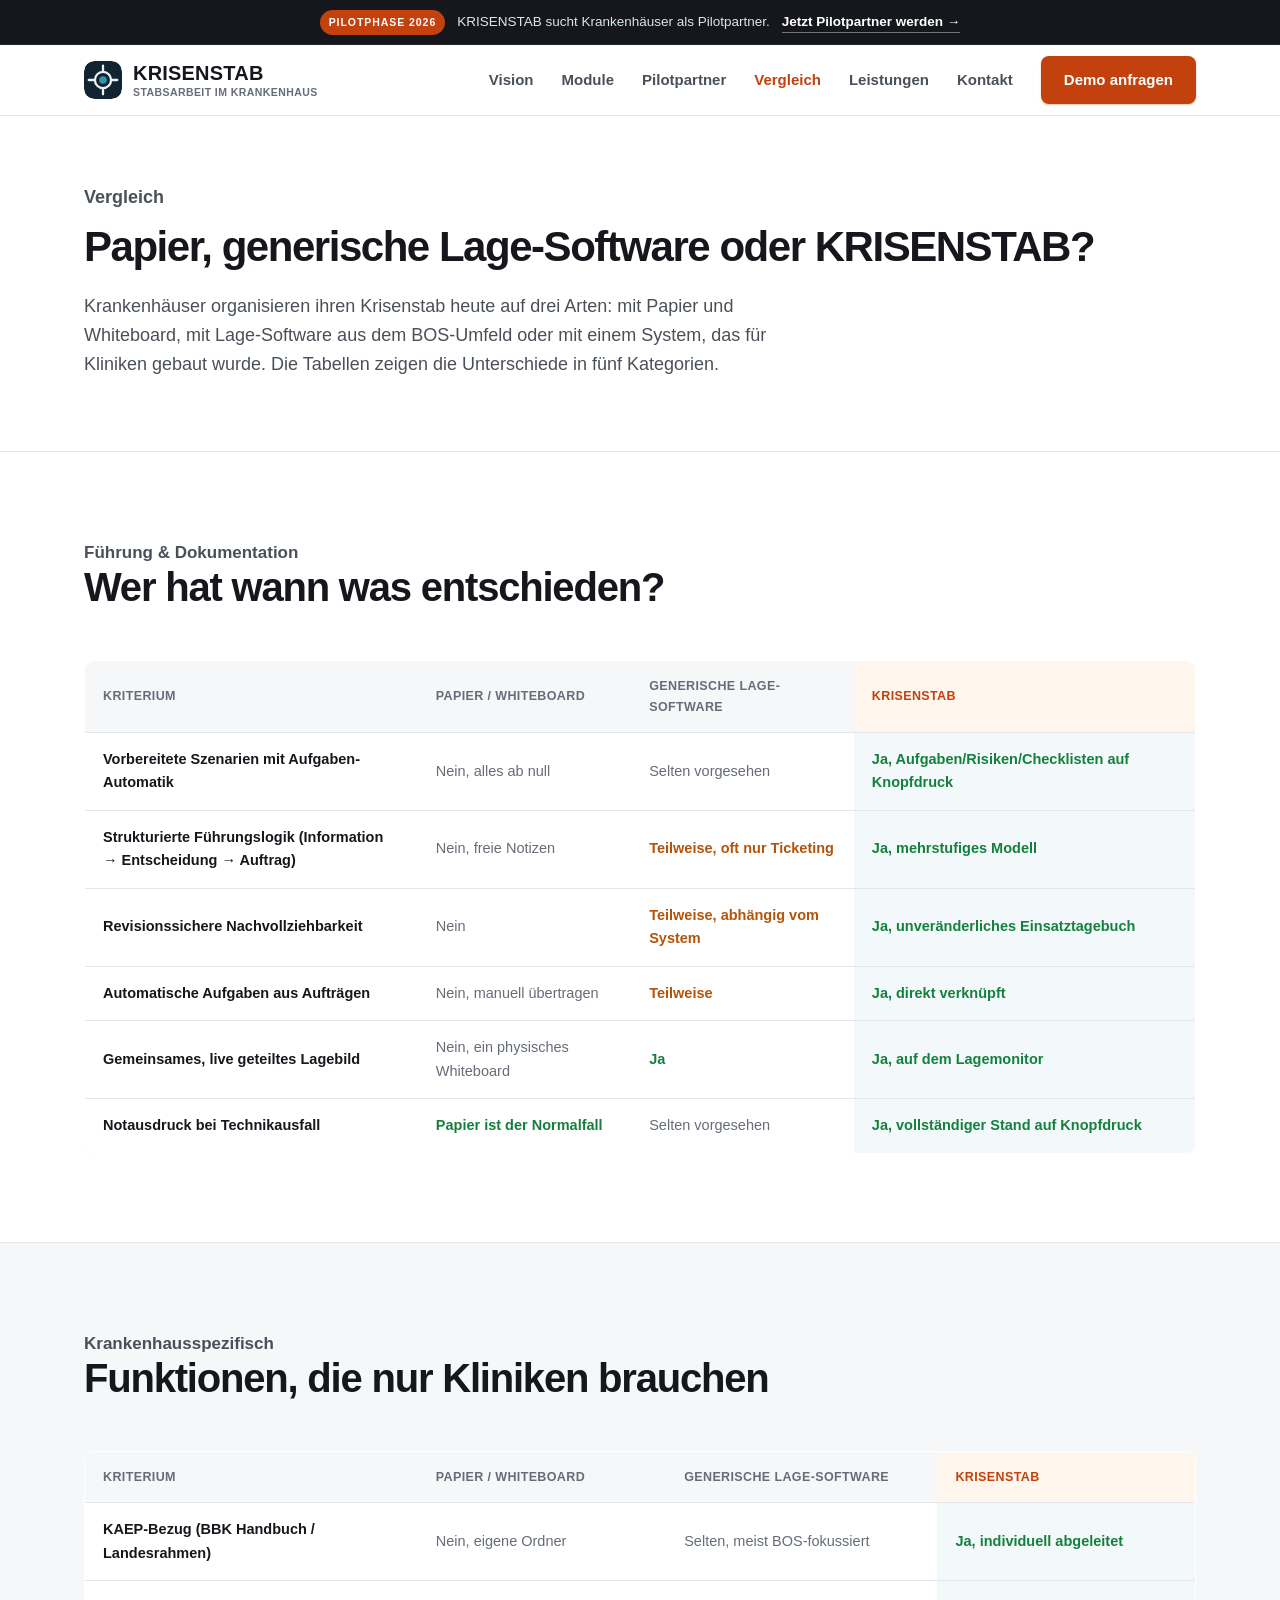
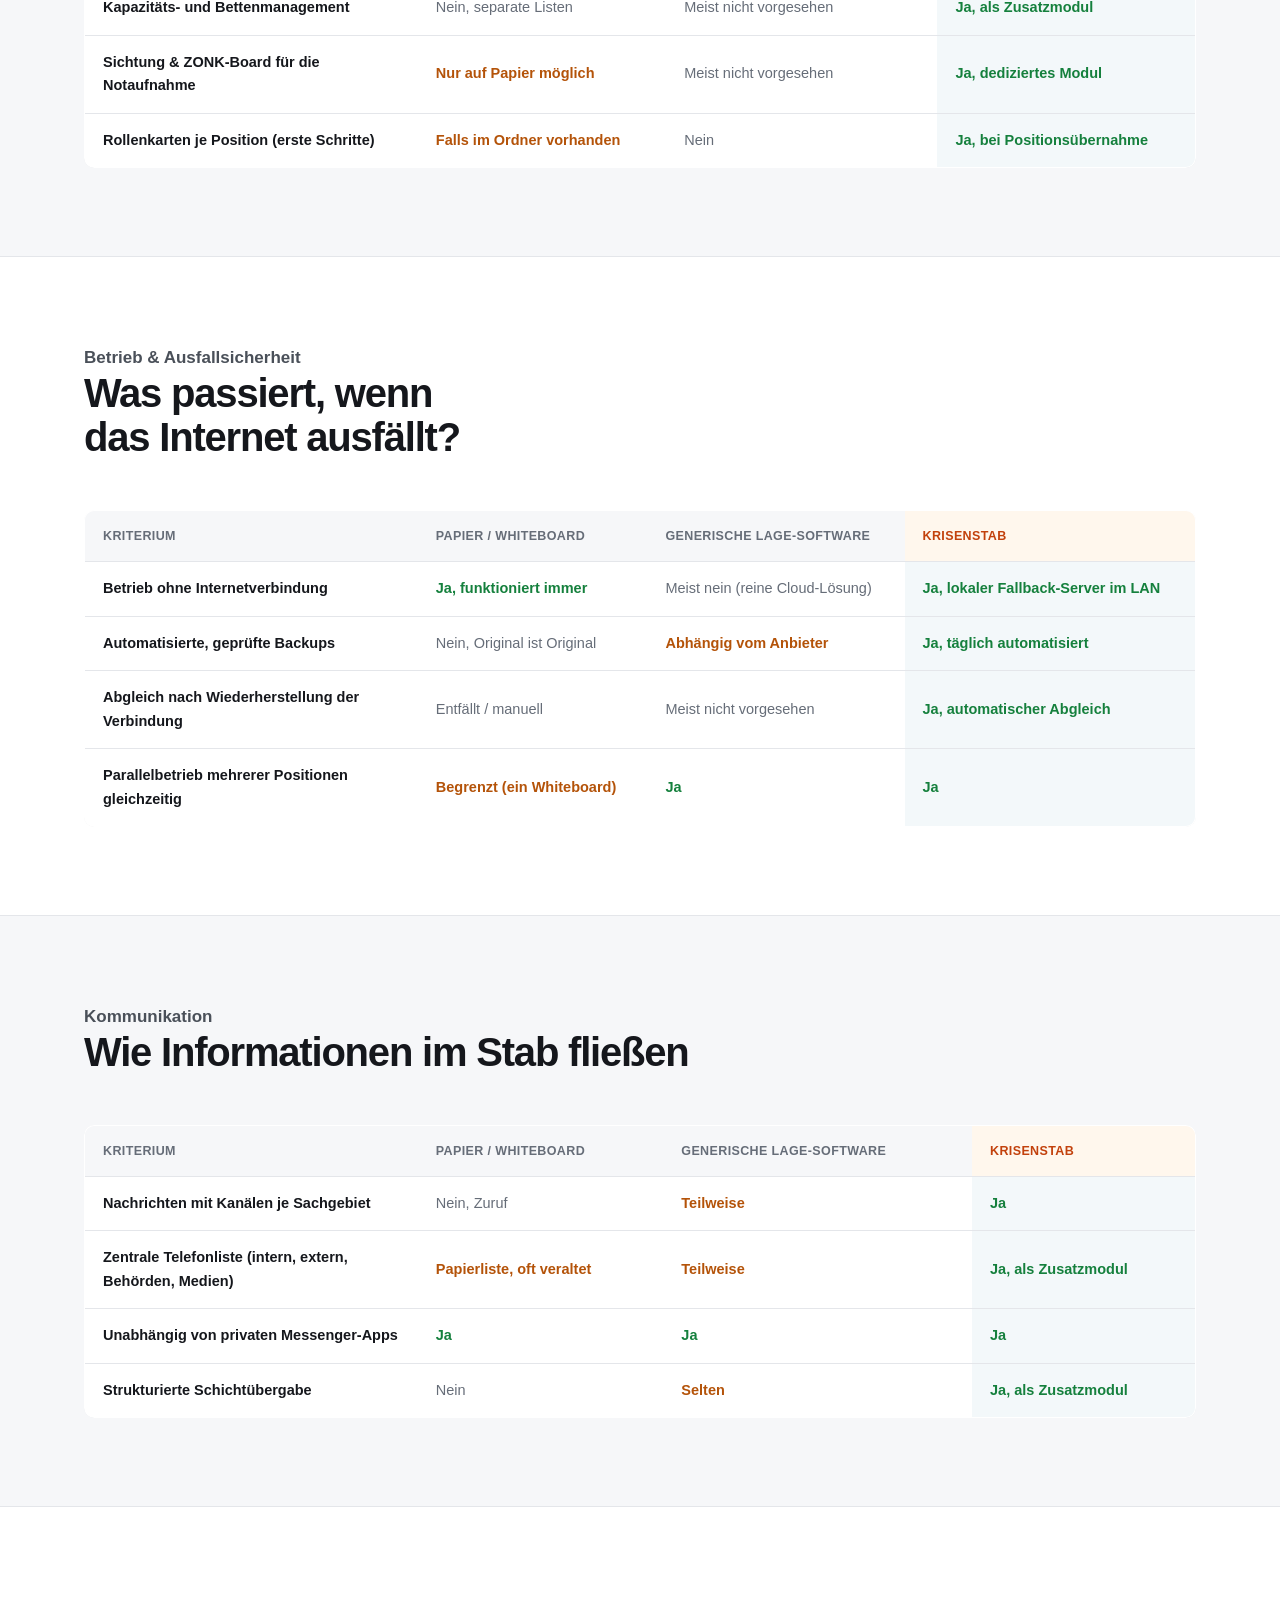
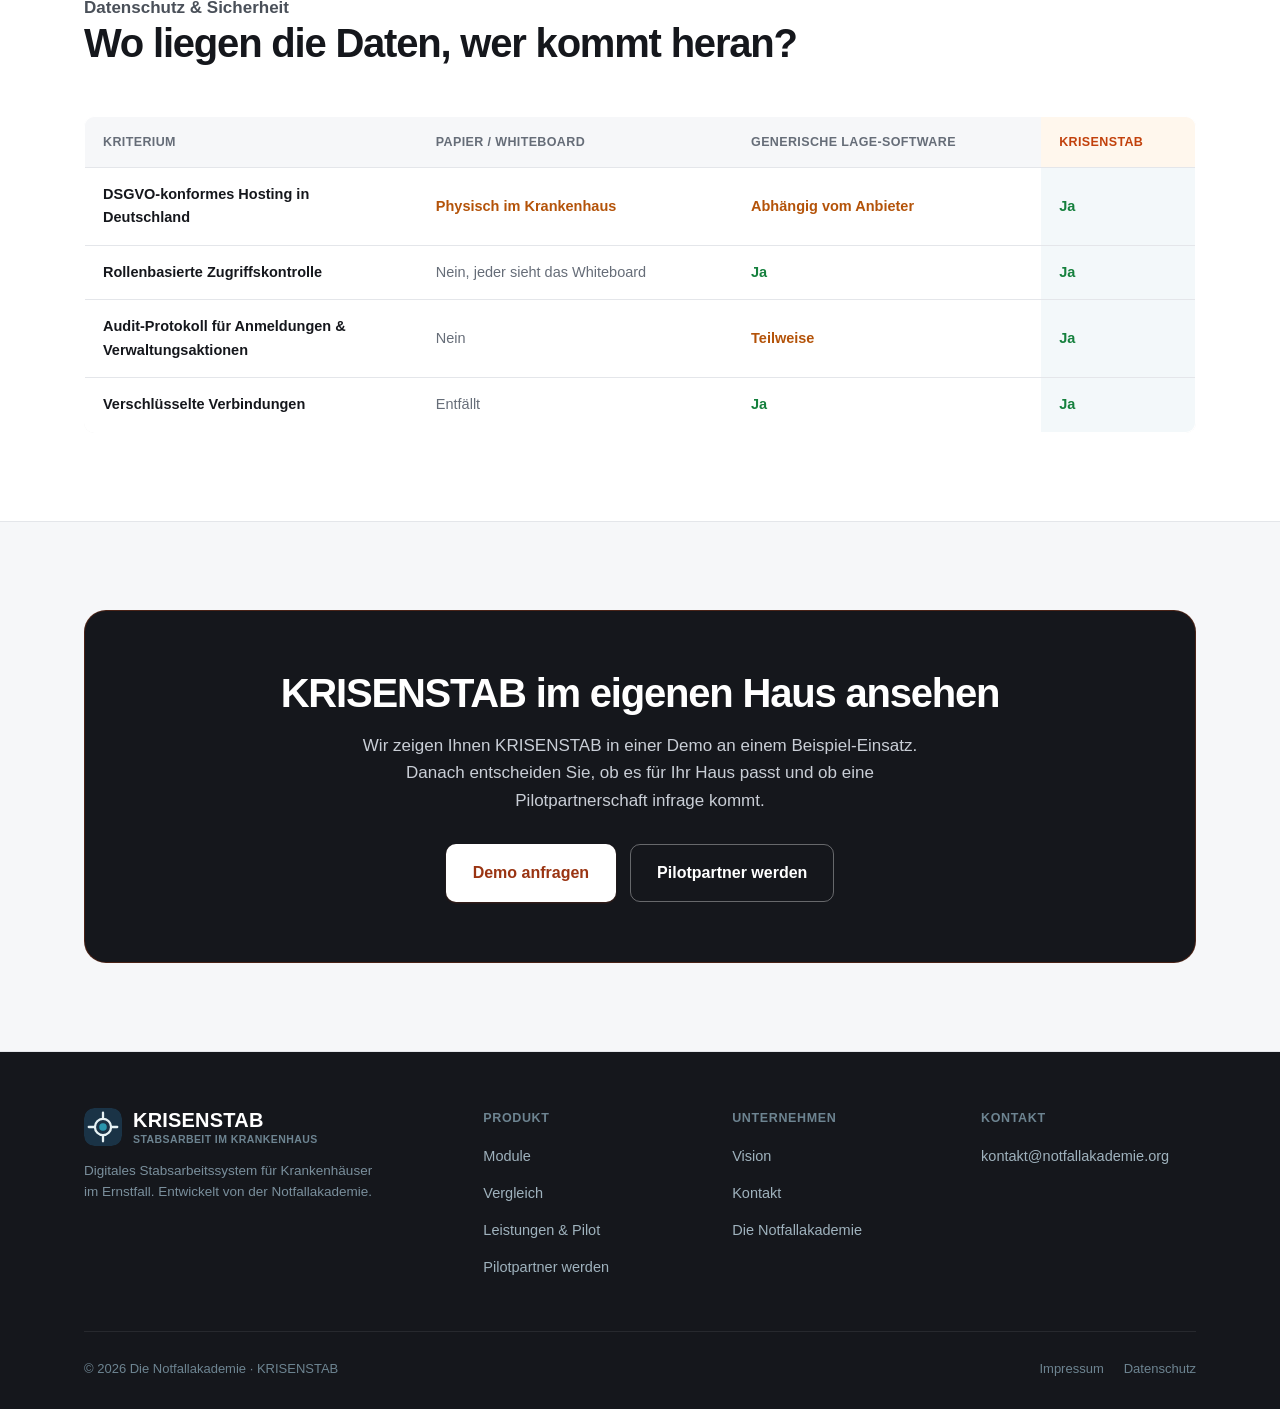
<file: vergleich.html>
<!doctype html>
<html lang="de">
<head>
<meta charset="utf-8">
<meta name="viewport" content="width=device-width, initial-scale=1">
<title>Papier, Lage-Software oder KRISENSTAB? | Vergleich</title>
<meta name="description" content="Whiteboard und Papier, generische Lage-Software und KRISENSTAB im Vergleich: Was ein Krankenhaus-Krisenstab im Einsatz wirklich braucht.">
<link rel="canonical" href="https://krankenhauseinsatzleitung.com/vergleich">
<meta name="robots" content="index, follow, max-image-preview:large, max-snippet:-1">
<meta name="theme-color" content="#122331">
<meta property="og:type" content="website">
<meta property="og:site_name" content="KRISENSTAB">
<meta property="og:locale" content="de_DE">
<meta property="og:title" content="Papier, Lage-Software oder KRISENSTAB? | Vergleich">
<meta property="og:description" content="Whiteboard und Papier, generische Lage-Software und KRISENSTAB im Vergleich: Was ein Krankenhaus-Krisenstab im Einsatz wirklich braucht.">
<meta property="og:url" content="https://krankenhauseinsatzleitung.com/vergleich">
<meta property="og:image" content="https://krankenhauseinsatzleitung.com/assets/img/og-krisenstab.jpg">
<meta property="og:image:width" content="1200">
<meta property="og:image:height" content="630">
<meta property="og:image:alt" content="KRISENSTAB: Übersicht der Einsatzleitung mit Lage, Aufgaben und Meldungen">
<meta name="twitter:card" content="summary_large_image">
<meta name="twitter:title" content="Papier, Lage-Software oder KRISENSTAB? | Vergleich">
<meta name="twitter:description" content="Whiteboard und Papier, generische Lage-Software und KRISENSTAB im Vergleich: Was ein Krankenhaus-Krisenstab im Einsatz wirklich braucht.">
<meta name="twitter:image" content="https://krankenhauseinsatzleitung.com/assets/img/og-krisenstab.jpg">
<meta name="twitter:image:alt" content="KRISENSTAB: Übersicht der Einsatzleitung mit Lage, Aufgaben und Meldungen">
<link rel="icon" href="data:image/svg+xml,<svg xmlns='http://www.w3.org/2000/svg' viewBox='0 0 40 40'><rect width='40' height='40' rx='11' fill='%23122331'/><g fill='none' stroke='%23e7f2f4' stroke-width='2.6' stroke-linecap='round'><path d='M20 5V11.5'/><path d='M20 28.5V35'/><path d='M5 20H11.5'/><path d='M28.5 20H35'/><circle cx='20' cy='20' r='8.5'/></g><circle cx='20' cy='20' r='4' fill='%232a97ae'/></svg>">
<link rel="stylesheet" href="/assets/css/style.css?v=8">
<script type="application/ld+json">
{
  "@context": "https://schema.org",
  "@graph": [
    {
      "@type": "Organization",
      "@id": "https://krankenhauseinsatzleitung.com/#organisation",
      "name": "Die Notfallakademie UG (haftungsbeschränkt)",
      "url": "https://krankenhauseinsatzleitung.com/",
      "email": "kontakt@notfallakademie.org",
      "telephone": "+49 30 2867 0692",
      "address": {
        "@type": "PostalAddress",
        "streetAddress": "Mühlenstraße 8a",
        "postalCode": "14167",
        "addressLocality": "Berlin",
        "addressCountry": "DE"
      }
    },
    {
      "@type": "WebSite",
      "@id": "https://krankenhauseinsatzleitung.com/#website",
      "url": "https://krankenhauseinsatzleitung.com/",
      "name": "KRISENSTAB | Krankenhauseinsatzleitung",
      "inLanguage": "de-DE",
      "publisher": {
        "@id": "https://krankenhauseinsatzleitung.com/#organisation"
      }
    },
    {
      "@type": "WebPage",
      "@id": "https://krankenhauseinsatzleitung.com/vergleich#seite",
      "url": "https://krankenhauseinsatzleitung.com/vergleich",
      "name": "Papier, Lage-Software oder KRISENSTAB? | Vergleich",
      "description": "Whiteboard und Papier, generische Lage-Software und KRISENSTAB im Vergleich: Was ein Krankenhaus-Krisenstab im Einsatz wirklich braucht.",
      "inLanguage": "de-DE",
      "isPartOf": {
        "@id": "https://krankenhauseinsatzleitung.com/#website"
      },
      "breadcrumb": {
        "@type": "BreadcrumbList",
        "itemListElement": [
          {
            "@type": "ListItem",
            "position": 1,
            "name": "Start",
            "item": "https://krankenhauseinsatzleitung.com/"
          },
          {
            "@type": "ListItem",
            "position": 2,
            "name": "Vergleich",
            "item": "https://krankenhauseinsatzleitung.com/vergleich"
          }
        ]
      }
    }
  ]
}
</script>
</head>
<body>

<div class="promo-bar">
  <div class="wrap">
    <span class="promo-badge">Pilotphase 2026</span>
    <span>KRISENSTAB sucht Krankenhäuser als Pilotpartner.</span>
    <a href="/pilotpartner">Jetzt Pilotpartner werden →</a>
  </div>
</div>

<header class="site-header">
  <div class="wrap">
    <a href="/" class="brand">
      <span class="mark"><svg viewBox="0 0 40 40" width="38" height="38" aria-hidden="true"><rect width="40" height="40" rx="11" fill="#122331"/><g fill="none" stroke="#e7f2f4" stroke-width="2.4" stroke-linecap="round"><path d="M20 5V11.5"/><path d="M20 28.5V35"/><path d="M5 20H11.5"/><path d="M28.5 20H35"/><circle cx="20" cy="20" r="8.5"/></g><circle cx="20" cy="20" r="4" fill="#2a97ae"/></svg></span>
      <span class="brand-name">KRISENSTAB<small>Stabsarbeit im Krankenhaus</small></span>
    </a>
    <nav class="main-nav">
      <a href="/vision">Vision</a>
      <a href="/funktionen">Module</a>
      <a href="/pilotpartner">Pilotpartner</a>
      <a href="/vergleich" class="active">Vergleich</a>
      <a href="/leistungen">Leistungen</a>
      <a href="/kontakt">Kontakt</a>
      <a href="/kontakt" class="btn btn-primary">Demo anfragen</a>
    </nav>
    <button class="nav-toggle" aria-label="Menü öffnen">☰</button>
  </div>
</header>

<section class="page-hero">
  <div class="wrap">
    <p class="kicker">Vergleich</p>
    <h1>Papier, generische Lage-Software oder KRISENSTAB?</h1>
    <p>Krankenhäuser organisieren ihren Krisenstab heute auf drei Arten: mit Papier und Whiteboard, mit Lage-Software aus dem BOS-Umfeld oder mit einem System, das für Kliniken gebaut wurde. Die Tabellen zeigen die Unterschiede in fünf Kategorien.</p>
  </div>
</section>

<section>
  <div class="wrap">
    <div class="section-head center">
      <p class="kicker">Führung &amp; Dokumentation</p>
      <h2>Wer hat wann was entschieden?</h2>
    </div>
    <div class="table-scroll">
      <table class="compare-table">
        <thead>
          <tr>
            <th>Kriterium</th>
            <th>Papier / Whiteboard</th>
            <th>Generische Lage-Software</th>
            <th class="col-kel">KRISENSTAB</th>
          </tr>
        </thead>
        <tbody>
          <tr>
            <td>Vorbereitete Szenarien mit Aufgaben-Automatik</td>
            <td class="no">Nein, alles ab null</td>
            <td class="no">Selten vorgesehen</td>
            <td class="col-kel"><span class="yes">Ja, Aufgaben/Risiken/Checklisten auf Knopfdruck</span></td>
          </tr>
          <tr>
            <td>Strukturierte Führungslogik (Information → Entscheidung → Auftrag)</td>
            <td class="no">Nein, freie Notizen</td>
            <td class="partial">Teilweise, oft nur Ticketing</td>
            <td class="col-kel"><span class="yes">Ja, mehrstufiges Modell</span></td>
          </tr>
          <tr>
            <td>Revisionssichere Nachvollziehbarkeit</td>
            <td class="no">Nein</td>
            <td class="partial">Teilweise, abhängig vom System</td>
            <td class="col-kel"><span class="yes">Ja, unveränderliches Einsatztagebuch</span></td>
          </tr>
          <tr>
            <td>Automatische Aufgaben aus Aufträgen</td>
            <td class="no">Nein, manuell übertragen</td>
            <td class="partial">Teilweise</td>
            <td class="col-kel"><span class="yes">Ja, direkt verknüpft</span></td>
          </tr>
          <tr>
            <td>Gemeinsames, live geteiltes Lagebild</td>
            <td class="no">Nein, ein physisches Whiteboard</td>
            <td class="yes">Ja</td>
            <td class="col-kel"><span class="yes">Ja, auf dem Lagemonitor</span></td>
          </tr>
          <tr>
            <td>Notausdruck bei Technikausfall</td>
            <td class="yes">Papier ist der Normalfall</td>
            <td class="no">Selten vorgesehen</td>
            <td class="col-kel"><span class="yes">Ja, vollständiger Stand auf Knopfdruck</span></td>
          </tr>
        </tbody>
      </table>
    </div>
  </div>
</section>

<section class="alt">
  <div class="wrap">
    <div class="section-head center">
      <p class="kicker">Krankenhausspezifisch</p>
      <h2>Funktionen, die nur Kliniken brauchen</h2>
    </div>
    <div class="table-scroll">
      <table class="compare-table">
        <thead>
          <tr>
            <th>Kriterium</th>
            <th>Papier / Whiteboard</th>
            <th>Generische Lage-Software</th>
            <th class="col-kel">KRISENSTAB</th>
          </tr>
        </thead>
        <tbody>
          <tr>
            <td>KAEP-Bezug (BBK Handbuch / Landesrahmen)</td>
            <td class="no">Nein, eigene Ordner</td>
            <td class="no">Selten, meist BOS-fokussiert</td>
            <td class="col-kel"><span class="yes">Ja, individuell abgeleitet</span></td>
          </tr>
          <tr>
            <td>Kapazitäts- und Bettenmanagement</td>
            <td class="no">Nein, separate Listen</td>
            <td class="no">Meist nicht vorgesehen</td>
            <td class="col-kel"><span class="yes">Ja, als Zusatzmodul</span></td>
          </tr>
          <tr>
            <td>Sichtung &amp; ZONK-Board für die Notaufnahme</td>
            <td class="partial">Nur auf Papier möglich</td>
            <td class="no">Meist nicht vorgesehen</td>
            <td class="col-kel"><span class="yes">Ja, dediziertes Modul</span></td>
          </tr>
          <tr>
            <td>Rollenkarten je Position (erste Schritte)</td>
            <td class="partial">Falls im Ordner vorhanden</td>
            <td class="no">Nein</td>
            <td class="col-kel"><span class="yes">Ja, bei Positionsübernahme</span></td>
          </tr>
        </tbody>
      </table>
    </div>
  </div>
</section>

<section>
  <div class="wrap">
    <div class="section-head center">
      <p class="kicker">Betrieb &amp; Ausfallsicherheit</p>
      <h2>Was passiert, wenn das Internet ausfällt?</h2>
    </div>
    <div class="table-scroll">
      <table class="compare-table">
        <thead>
          <tr>
            <th>Kriterium</th>
            <th>Papier / Whiteboard</th>
            <th>Generische Lage-Software</th>
            <th class="col-kel">KRISENSTAB</th>
          </tr>
        </thead>
        <tbody>
          <tr>
            <td>Betrieb ohne Internetverbindung</td>
            <td class="yes">Ja, funktioniert immer</td>
            <td class="no">Meist nein (reine Cloud-Lösung)</td>
            <td class="col-kel"><span class="yes">Ja, lokaler Fallback-Server im LAN</span></td>
          </tr>
          <tr>
            <td>Automatisierte, geprüfte Backups</td>
            <td class="no">Nein, Original ist Original</td>
            <td class="partial">Abhängig vom Anbieter</td>
            <td class="col-kel"><span class="yes">Ja, täglich automatisiert</span></td>
          </tr>
          <tr>
            <td>Abgleich nach Wiederherstellung der Verbindung</td>
            <td class="no">Entfällt / manuell</td>
            <td class="no">Meist nicht vorgesehen</td>
            <td class="col-kel"><span class="yes">Ja, automatischer Abgleich</span></td>
          </tr>
          <tr>
            <td>Parallelbetrieb mehrerer Positionen gleichzeitig</td>
            <td class="partial">Begrenzt (ein Whiteboard)</td>
            <td class="yes">Ja</td>
            <td class="col-kel"><span class="yes">Ja</span></td>
          </tr>
        </tbody>
      </table>
    </div>
  </div>
</section>

<section class="alt">
  <div class="wrap">
    <div class="section-head center">
      <p class="kicker">Kommunikation</p>
      <h2>Wie Informationen im Stab fließen</h2>
    </div>
    <div class="table-scroll">
      <table class="compare-table">
        <thead>
          <tr>
            <th>Kriterium</th>
            <th>Papier / Whiteboard</th>
            <th>Generische Lage-Software</th>
            <th class="col-kel">KRISENSTAB</th>
          </tr>
        </thead>
        <tbody>
          <tr>
            <td>Nachrichten mit Kanälen je Sachgebiet</td>
            <td class="no">Nein, Zuruf</td>
            <td class="partial">Teilweise</td>
            <td class="col-kel"><span class="yes">Ja</span></td>
          </tr>
          <tr>
            <td>Zentrale Telefonliste (intern, extern, Behörden, Medien)</td>
            <td class="partial">Papierliste, oft veraltet</td>
            <td class="partial">Teilweise</td>
            <td class="col-kel"><span class="yes">Ja, als Zusatzmodul</span></td>
          </tr>
          <tr>
            <td>Unabhängig von privaten Messenger-Apps</td>
            <td class="yes">Ja</td>
            <td class="yes">Ja</td>
            <td class="col-kel"><span class="yes">Ja</span></td>
          </tr>
          <tr>
            <td>Strukturierte Schichtübergabe</td>
            <td class="no">Nein</td>
            <td class="partial">Selten</td>
            <td class="col-kel"><span class="yes">Ja, als Zusatzmodul</span></td>
          </tr>
        </tbody>
      </table>
    </div>
  </div>
</section>

<section>
  <div class="wrap">
    <div class="section-head center">
      <p class="kicker">Datenschutz &amp; Sicherheit</p>
      <h2>Wo liegen die Daten, wer kommt heran?</h2>
    </div>
    <div class="table-scroll">
      <table class="compare-table">
        <thead>
          <tr>
            <th>Kriterium</th>
            <th>Papier / Whiteboard</th>
            <th>Generische Lage-Software</th>
            <th class="col-kel">KRISENSTAB</th>
          </tr>
        </thead>
        <tbody>
          <tr>
            <td>DSGVO-konformes Hosting in Deutschland</td>
            <td class="partial">Physisch im Krankenhaus</td>
            <td class="partial">Abhängig vom Anbieter</td>
            <td class="col-kel"><span class="yes">Ja</span></td>
          </tr>
          <tr>
            <td>Rollenbasierte Zugriffskontrolle</td>
            <td class="no">Nein, jeder sieht das Whiteboard</td>
            <td class="yes">Ja</td>
            <td class="col-kel"><span class="yes">Ja</span></td>
          </tr>
          <tr>
            <td>Audit-Protokoll für Anmeldungen &amp; Verwaltungsaktionen</td>
            <td class="no">Nein</td>
            <td class="partial">Teilweise</td>
            <td class="col-kel"><span class="yes">Ja</span></td>
          </tr>
          <tr>
            <td>Verschlüsselte Verbindungen</td>
            <td class="no">Entfällt</td>
            <td class="yes">Ja</td>
            <td class="col-kel"><span class="yes">Ja</span></td>
          </tr>
        </tbody>
      </table>
    </div>
  </div>
</section>

<section class="alt">
  <div class="wrap">
    <div class="cta-band">
      <h2>KRISENSTAB im eigenen Haus ansehen</h2>
      <p>Wir zeigen Ihnen KRISENSTAB in einer Demo an einem Beispiel-Einsatz. Danach entscheiden Sie, ob es für Ihr Haus passt und ob eine Pilotpartnerschaft infrage kommt.</p>
      <div class="cta-actions">
        <a href="/kontakt" class="btn btn-primary btn-lg">Demo anfragen</a>
        <a href="/pilotpartner" class="btn btn-outline btn-lg">Pilotpartner werden</a>
      </div>
    </div>
  </div>
</section>

<footer class="site-footer">
  <div class="wrap">
    <div class="footer-grid">
      <div>
        <a href="/" class="brand" style="margin-bottom:12px;">
          <span class="mark"><svg viewBox="0 0 40 40" width="38" height="38" aria-hidden="true"><rect width="40" height="40" rx="11" fill="#1a3346"/><g fill="none" stroke="#e7f2f4" stroke-width="2.4" stroke-linecap="round"><path d="M20 5V11.5"/><path d="M20 28.5V35"/><path d="M5 20H11.5"/><path d="M28.5 20H35"/><circle cx="20" cy="20" r="8.5"/></g><circle cx="20" cy="20" r="4" fill="#2a97ae"/></svg></span>
          <span class="brand-name">KRISENSTAB<small>Stabsarbeit im Krankenhaus</small></span>
        </a>
        <p style="font-size:13.5px;max-width:300px;">Digitales Stabsarbeitssystem für Krankenhäuser im Ernstfall. Entwickelt von der Notfallakademie.</p>
      </div>
      <div>
        <h4>Produkt</h4>
        <ul>
          <li><a href="/funktionen">Module</a></li>
          <li><a href="/vergleich">Vergleich</a></li>
          <li><a href="/leistungen">Leistungen &amp; Pilot</a></li>
          <li><a href="/pilotpartner">Pilotpartner werden</a></li>
        </ul>
      </div>
      <div>
        <h4>Unternehmen</h4>
        <ul>
          <li><a href="/vision">Vision</a></li>
          <li><a href="/kontakt">Kontakt</a></li>
          <li><a href="https://notfallakademie.org" target="_blank" rel="noopener">Die Notfallakademie</a></li>
        </ul>
      </div>
      <div>
        <h4>Kontakt</h4>
        <ul>
          <li><a href="mailto:kontakt@notfallakademie.org">kontakt@notfallakademie.org</a></li>
        </ul>
      </div>
    </div>
    <div class="footer-bottom">
      <span>© 2026 Die Notfallakademie · KRISENSTAB</span>
      <nav>
        <a href="/impressum">Impressum</a>
        <a href="/datenschutz">Datenschutz</a>
      </nav>
    </div>
  </div>
</footer>

<script src="/assets/js/main.js"></script>
</body>
</html>
</file>
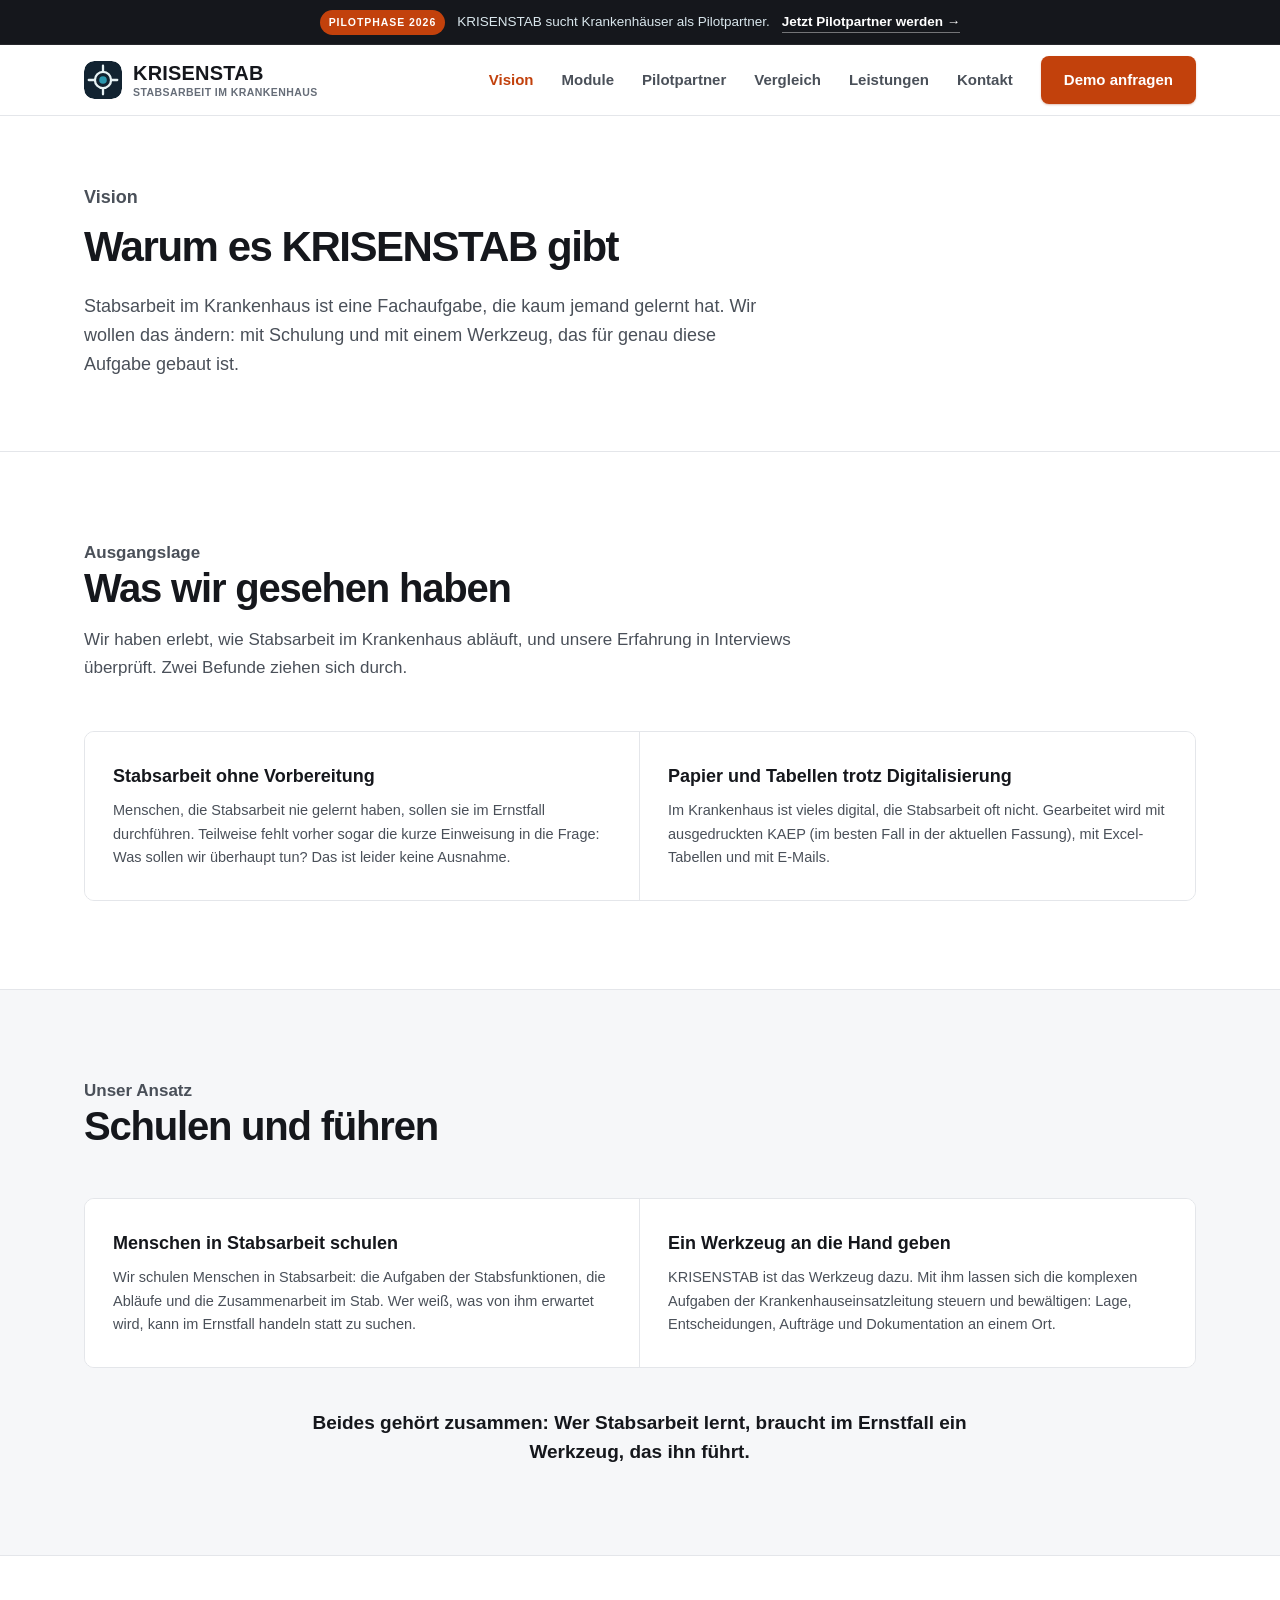
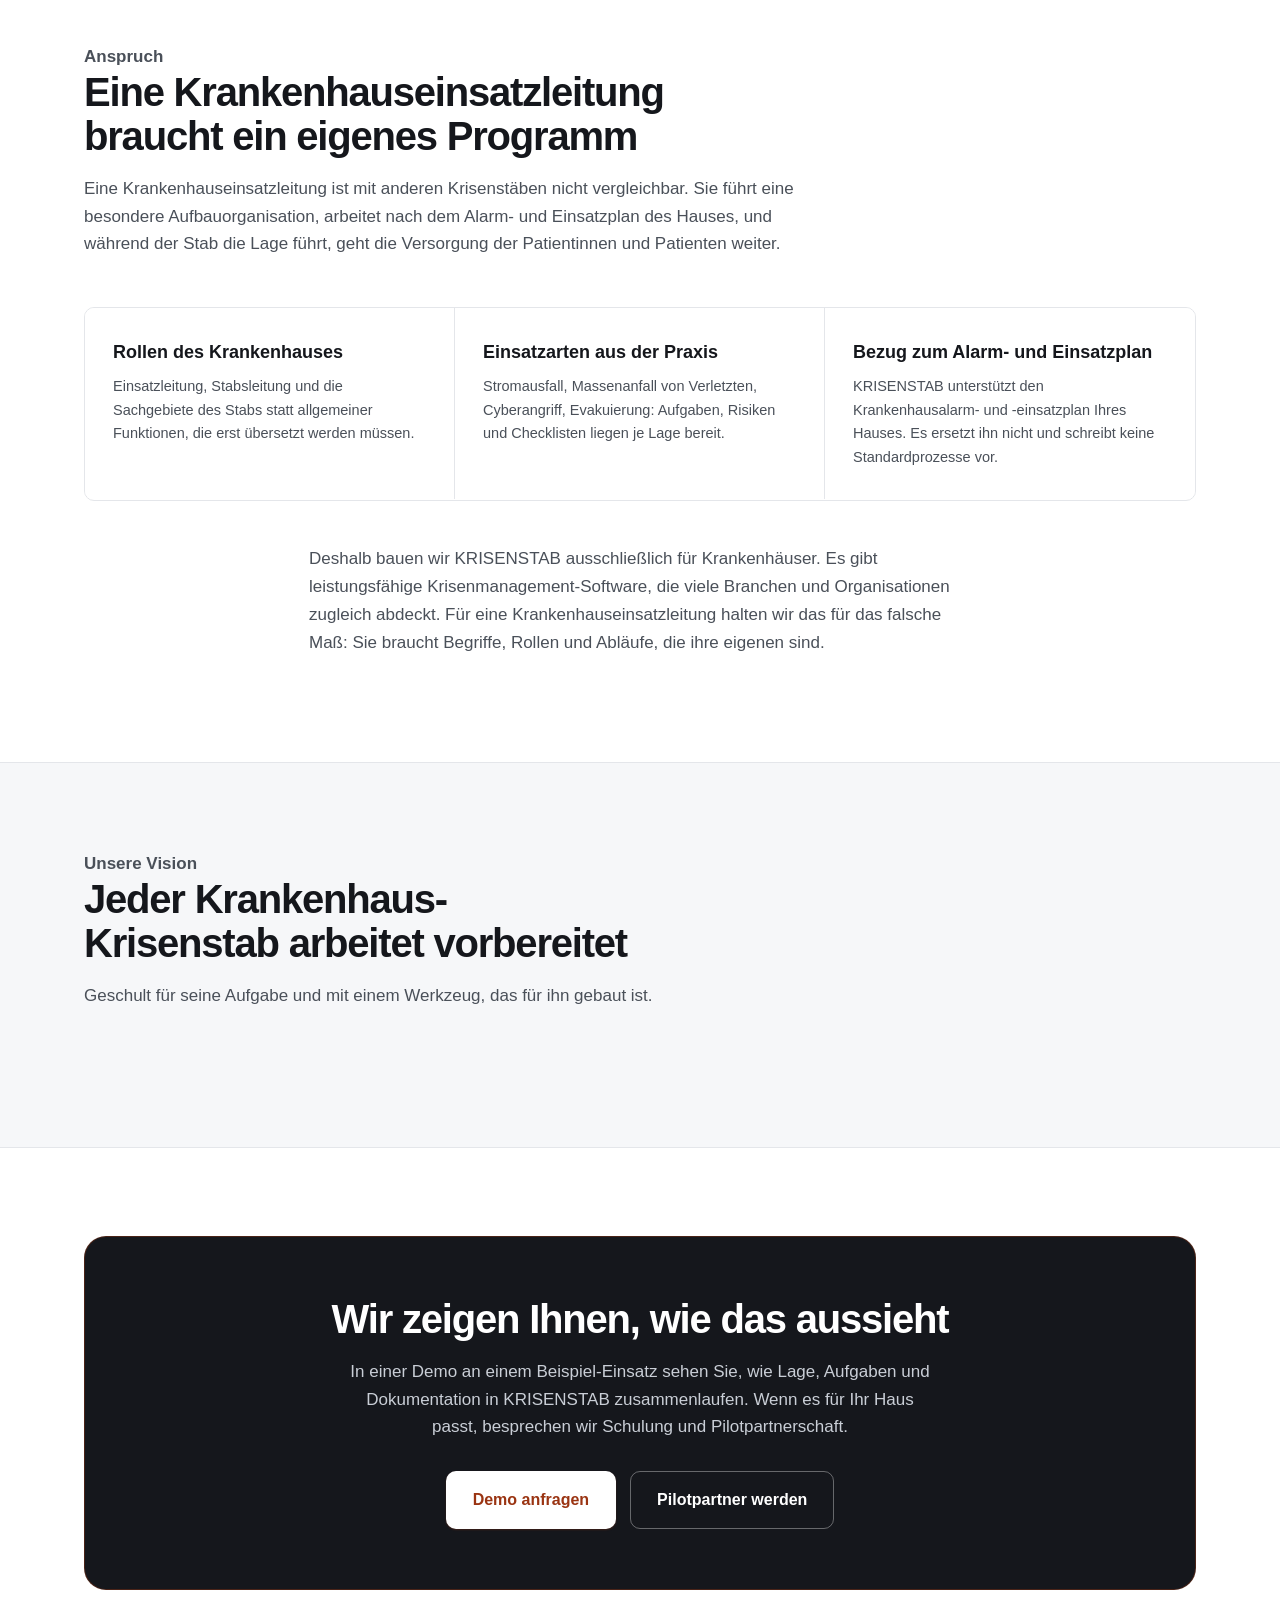
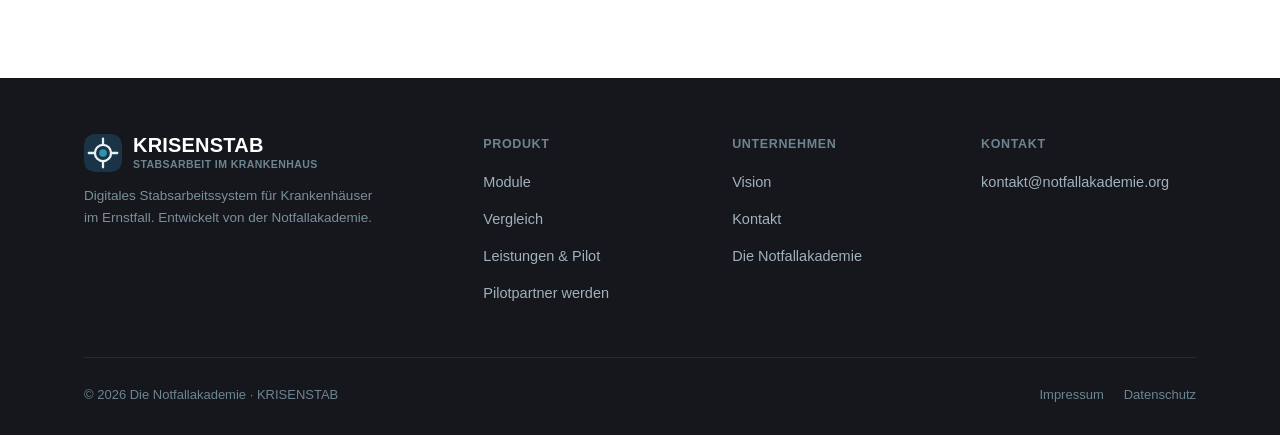
<file: vision.html>
<!doctype html>
<html lang="de">
<head>
<meta charset="utf-8">
<meta name="viewport" content="width=device-width, initial-scale=1">
<title>Vision: Warum es KRISENSTAB gibt</title>
<meta name="description" content="Stabsarbeit im Krankenhaus ist eine Fachaufgabe, die kaum jemand gelernt hat. Deshalb schulen wir und geben der Einsatzleitung ein eigenes Werkzeug.">
<link rel="canonical" href="https://krankenhauseinsatzleitung.com/vision">
<meta name="robots" content="index, follow, max-image-preview:large, max-snippet:-1">
<meta name="theme-color" content="#122331">
<meta property="og:type" content="website">
<meta property="og:site_name" content="KRISENSTAB">
<meta property="og:locale" content="de_DE">
<meta property="og:title" content="Vision: Warum es KRISENSTAB gibt">
<meta property="og:description" content="Stabsarbeit im Krankenhaus ist eine Fachaufgabe, die kaum jemand gelernt hat. Deshalb schulen wir und geben der Einsatzleitung ein eigenes Werkzeug.">
<meta property="og:url" content="https://krankenhauseinsatzleitung.com/vision">
<meta property="og:image" content="https://krankenhauseinsatzleitung.com/assets/img/og-krisenstab.jpg">
<meta property="og:image:width" content="1200">
<meta property="og:image:height" content="630">
<meta property="og:image:alt" content="KRISENSTAB: Übersicht der Einsatzleitung mit Lage, Aufgaben und Meldungen">
<meta name="twitter:card" content="summary_large_image">
<meta name="twitter:title" content="Vision: Warum es KRISENSTAB gibt">
<meta name="twitter:description" content="Stabsarbeit im Krankenhaus ist eine Fachaufgabe, die kaum jemand gelernt hat. Deshalb schulen wir und geben der Einsatzleitung ein eigenes Werkzeug.">
<meta name="twitter:image" content="https://krankenhauseinsatzleitung.com/assets/img/og-krisenstab.jpg">
<meta name="twitter:image:alt" content="KRISENSTAB: Übersicht der Einsatzleitung mit Lage, Aufgaben und Meldungen">
<link rel="icon" href="data:image/svg+xml,<svg xmlns='http://www.w3.org/2000/svg' viewBox='0 0 40 40'><rect width='40' height='40' rx='11' fill='%23122331'/><g fill='none' stroke='%23e7f2f4' stroke-width='2.6' stroke-linecap='round'><path d='M20 5V11.5'/><path d='M20 28.5V35'/><path d='M5 20H11.5'/><path d='M28.5 20H35'/><circle cx='20' cy='20' r='8.5'/></g><circle cx='20' cy='20' r='4' fill='%232a97ae'/></svg>">
<link rel="stylesheet" href="/assets/css/style.css?v=8">
<script type="application/ld+json">
{
  "@context": "https://schema.org",
  "@graph": [
    {
      "@type": "Organization",
      "@id": "https://krankenhauseinsatzleitung.com/#organisation",
      "name": "Die Notfallakademie UG (haftungsbeschränkt)",
      "url": "https://krankenhauseinsatzleitung.com/",
      "email": "kontakt@notfallakademie.org",
      "telephone": "+49 30 2867 0692",
      "address": {
        "@type": "PostalAddress",
        "streetAddress": "Mühlenstraße 8a",
        "postalCode": "14167",
        "addressLocality": "Berlin",
        "addressCountry": "DE"
      }
    },
    {
      "@type": "WebSite",
      "@id": "https://krankenhauseinsatzleitung.com/#website",
      "url": "https://krankenhauseinsatzleitung.com/",
      "name": "KRISENSTAB | Krankenhauseinsatzleitung",
      "inLanguage": "de-DE",
      "publisher": {
        "@id": "https://krankenhauseinsatzleitung.com/#organisation"
      }
    },
    {
      "@type": "WebPage",
      "@id": "https://krankenhauseinsatzleitung.com/vision#seite",
      "url": "https://krankenhauseinsatzleitung.com/vision",
      "name": "Vision: Warum es KRISENSTAB gibt",
      "description": "Stabsarbeit im Krankenhaus ist eine Fachaufgabe, die kaum jemand gelernt hat. Deshalb schulen wir und geben der Einsatzleitung ein eigenes Werkzeug.",
      "inLanguage": "de-DE",
      "isPartOf": {
        "@id": "https://krankenhauseinsatzleitung.com/#website"
      },
      "breadcrumb": {
        "@type": "BreadcrumbList",
        "itemListElement": [
          {
            "@type": "ListItem",
            "position": 1,
            "name": "Start",
            "item": "https://krankenhauseinsatzleitung.com/"
          },
          {
            "@type": "ListItem",
            "position": 2,
            "name": "Vision",
            "item": "https://krankenhauseinsatzleitung.com/vision"
          }
        ]
      }
    }
  ]
}
</script>
</head>
<body>

<div class="promo-bar">
  <div class="wrap">
    <span class="promo-badge">Pilotphase 2026</span>
    <span>KRISENSTAB sucht Krankenhäuser als Pilotpartner.</span>
    <a href="/pilotpartner">Jetzt Pilotpartner werden →</a>
  </div>
</div>

<header class="site-header">
  <div class="wrap">
    <a href="/" class="brand">
      <span class="mark"><svg viewBox="0 0 40 40" width="38" height="38" aria-hidden="true"><rect width="40" height="40" rx="11" fill="#122331"/><g fill="none" stroke="#e7f2f4" stroke-width="2.4" stroke-linecap="round"><path d="M20 5V11.5"/><path d="M20 28.5V35"/><path d="M5 20H11.5"/><path d="M28.5 20H35"/><circle cx="20" cy="20" r="8.5"/></g><circle cx="20" cy="20" r="4" fill="#2a97ae"/></svg></span>
      <span class="brand-name">KRISENSTAB<small>Stabsarbeit im Krankenhaus</small></span>
    </a>
    <nav class="main-nav">
      <a href="/vision" class="active">Vision</a>
      <a href="/funktionen">Module</a>
      <a href="/pilotpartner">Pilotpartner</a>
      <a href="/vergleich">Vergleich</a>
      <a href="/leistungen">Leistungen</a>
      <a href="/kontakt">Kontakt</a>
      <a href="/kontakt" class="btn btn-primary">Demo anfragen</a>
    </nav>
    <button class="nav-toggle" aria-label="Menü öffnen">☰</button>
  </div>
</header>

<section class="page-hero">
  <div class="wrap">
    <p class="kicker">Vision</p>
    <h1>Warum es KRISENSTAB gibt</h1>
    <p>Stabsarbeit im Krankenhaus ist eine Fachaufgabe, die kaum jemand gelernt hat. Wir wollen das ändern: mit Schulung und mit einem Werkzeug, das für genau diese Aufgabe gebaut ist.</p>
  </div>
</section>

<section>
  <div class="wrap">
    <div class="section-head center auf">
      <p class="kicker">Ausgangslage</p>
      <h2>Was wir gesehen haben</h2>
      <p>Wir haben erlebt, wie Stabsarbeit im Krankenhaus abläuft, und unsere Erfahrung in Interviews überprüft. Zwei Befunde ziehen sich durch.</p>
    </div>
    <div class="grid-2">
      <div class="card auf">
        <h3>Stabsarbeit ohne Vorbereitung</h3>
        <p>Menschen, die Stabsarbeit nie gelernt haben, sollen sie im Ernstfall durchführen. Teilweise fehlt vorher sogar die kurze Einweisung in die Frage: Was sollen wir überhaupt tun? Das ist leider keine Ausnahme.</p>
      </div>
      <div class="card auf" data-verzoegerung="1">
        <h3>Papier und Tabellen trotz Digitalisierung</h3>
        <p>Im Krankenhaus ist vieles digital, die Stabsarbeit oft nicht. Gearbeitet wird mit ausgedruckten KAEP (im besten Fall in der aktuellen Fassung), mit Excel-Tabellen und mit E-Mails.</p>
      </div>
    </div>
  </div>
</section>

<section class="alt">
  <div class="wrap">
    <div class="section-head center auf">
      <p class="kicker">Unser Ansatz</p>
      <h2>Schulen und führen</h2>
    </div>
    <div class="grid-2">
      <div class="card auf">
        <h3>Menschen in Stabsarbeit schulen</h3>
        <p>Wir schulen Menschen in Stabsarbeit: die Aufgaben der Stabsfunktionen, die Abläufe und die Zusammenarbeit im Stab. Wer weiß, was von ihm erwartet wird, kann im Ernstfall handeln statt zu suchen.</p>
      </div>
      <div class="card auf" data-verzoegerung="1">
        <h3>Ein Werkzeug an die Hand geben</h3>
        <p>KRISENSTAB ist das Werkzeug dazu. Mit ihm lassen sich die komplexen Aufgaben der Krankenhauseinsatzleitung steuern und bewältigen: Lage, Entscheidungen, Aufträge und Dokumentation an einem Ort.</p>
      </div>
    </div>
    <p class="text-center auf" style="max-width:62ch;margin:40px auto 0;font-size:19px;line-height:1.55;color:var(--text);font-weight:600;">Beides gehört zusammen: Wer Stabsarbeit lernt, braucht im Ernstfall ein Werkzeug, das ihn führt.</p>
  </div>
</section>

<section>
  <div class="wrap">
    <div class="section-head center auf">
      <p class="kicker">Anspruch</p>
      <h2>Eine Krankenhauseinsatzleitung braucht ein eigenes Programm</h2>
      <p>Eine Krankenhauseinsatzleitung ist mit anderen Krisenstäben nicht vergleichbar. Sie führt eine besondere Aufbauorganisation, arbeitet nach dem Alarm- und Einsatzplan des Hauses, und während der Stab die Lage führt, geht die Versorgung der Patientinnen und Patienten weiter.</p>
    </div>
    <div class="grid-3">
      <div class="card auf">
        <h3>Rollen des Krankenhauses</h3>
        <p>Einsatzleitung, Stabsleitung und die Sachgebiete des Stabs statt allgemeiner Funktionen, die erst übersetzt werden müssen.</p>
      </div>
      <div class="card auf" data-verzoegerung="1">
        <h3>Einsatzarten aus der Praxis</h3>
        <p>Stromausfall, Massenanfall von Verletzten, Cyberangriff, Evakuierung: Aufgaben, Risiken und Checklisten liegen je Lage bereit.</p>
      </div>
      <div class="card auf" data-verzoegerung="2">
        <h3>Bezug zum Alarm- und Einsatzplan</h3>
        <p>KRISENSTAB unterstützt den Krankenhausalarm- und -einsatzplan Ihres Hauses. Es ersetzt ihn nicht und schreibt keine Standardprozesse vor.</p>
      </div>
    </div>
    <div class="auf" style="max-width:70ch;margin:44px auto 0;color:var(--text-body);font-size:17px;line-height:1.65;">
      <p>Deshalb bauen wir KRISENSTAB ausschließlich für Krankenhäuser. Es gibt leistungsfähige Krisenmanagement-Software, die viele Branchen und Organisationen zugleich abdeckt. Für eine Krankenhauseinsatzleitung halten wir das für das falsche Maß: Sie braucht Begriffe, Rollen und Abläufe, die ihre eigenen sind.</p>
    </div>
  </div>
</section>

<section class="alt">
  <div class="wrap">
    <div class="section-head center auf">
      <p class="kicker">Unsere Vision</p>
      <h2>Jeder Krankenhaus-Krisenstab arbeitet vorbereitet</h2>
      <p>Geschult für seine Aufgabe und mit einem Werkzeug, das für ihn gebaut ist.</p>
    </div>
  </div>
</section>

<section>
  <div class="wrap">
    <div class="cta-band">
      <h2>Wir zeigen Ihnen, wie das aussieht</h2>
      <p>In einer Demo an einem Beispiel-Einsatz sehen Sie, wie Lage, Aufgaben und Dokumentation in KRISENSTAB zusammenlaufen. Wenn es für Ihr Haus passt, besprechen wir Schulung und Pilotpartnerschaft.</p>
      <div class="cta-actions">
        <a href="/kontakt" class="btn btn-primary btn-lg">Demo anfragen</a>
        <a href="/pilotpartner" class="btn btn-outline btn-lg">Pilotpartner werden</a>
      </div>
    </div>
  </div>
</section>

<footer class="site-footer">
  <div class="wrap">
    <div class="footer-grid">
      <div>
        <a href="/" class="brand" style="margin-bottom:12px;">
          <span class="mark"><svg viewBox="0 0 40 40" width="38" height="38" aria-hidden="true"><rect width="40" height="40" rx="11" fill="#1a3346"/><g fill="none" stroke="#e7f2f4" stroke-width="2.4" stroke-linecap="round"><path d="M20 5V11.5"/><path d="M20 28.5V35"/><path d="M5 20H11.5"/><path d="M28.5 20H35"/><circle cx="20" cy="20" r="8.5"/></g><circle cx="20" cy="20" r="4" fill="#2a97ae"/></svg></span>
          <span class="brand-name">KRISENSTAB<small>Stabsarbeit im Krankenhaus</small></span>
        </a>
        <p style="font-size:13.5px;max-width:300px;">Digitales Stabsarbeitssystem für Krankenhäuser im Ernstfall. Entwickelt von der Notfallakademie.</p>
      </div>
      <div>
        <h4>Produkt</h4>
        <ul>
          <li><a href="/funktionen">Module</a></li>
          <li><a href="/vergleich">Vergleich</a></li>
          <li><a href="/leistungen">Leistungen &amp; Pilot</a></li>
          <li><a href="/pilotpartner">Pilotpartner werden</a></li>
        </ul>
      </div>
      <div>
        <h4>Unternehmen</h4>
        <ul>
          <li><a href="/vision">Vision</a></li>
          <li><a href="/kontakt">Kontakt</a></li>
          <li><a href="https://notfallakademie.org" target="_blank" rel="noopener">Die Notfallakademie</a></li>
        </ul>
      </div>
      <div>
        <h4>Kontakt</h4>
        <ul>
          <li><a href="mailto:kontakt@notfallakademie.org">kontakt@notfallakademie.org</a></li>
        </ul>
      </div>
    </div>
    <div class="footer-bottom">
      <span>© 2026 Die Notfallakademie · KRISENSTAB</span>
      <nav>
        <a href="/impressum">Impressum</a>
        <a href="/datenschutz">Datenschutz</a>
      </nav>
    </div>
  </div>
</footer>

<script src="/assets/js/main.js"></script>
</body>
</html>
</file>
<file: assets/css/style.css>
/* ==========================================================================
   KRISENSTAB · Stabsarbeit im Krankenhaus · Design System
   Palette wie das Produkt: Anthrazit (#15171c), helle Fläche (#f6f7f9), ein Akzent (#c2410c).
   ========================================================================== */

:root {
  --bg: #ffffff;
  --bg-alt: #f6f7f9;
  --bg-tint: #f1f2f4;
  --bg-ink: #15171c;           /* wie die Kopfleiste im Produkt */
  --surface: #ffffff;
  --border: #e4e6ea;
  --border-strong: #cfd3d9;

  --text: #15171c;
  --text-body: #4a5059;
  --text-muted: #666d78;
  --text-faint: #8a919b;

  /* Ein Akzent wie im Produkt. Die alten Namen bleiben, damit nichts bricht. */
  --teal: #c2410c;
  --teal-2: #ea580c;
  --teal-ink: #9a3412;
  --teal-tint: #fff7ed;
  --navy: #15171c;
  --navy-2: #22252c;

  --accent: #c2410c;
  --accent-ink: #9a3412;
  --accent-tint: #fff7ed;

  --green: #15803d;
  --green-tint: #e7f5ec;
  --amber: #b45309;
  --red: #b91c1c;

  --radius: 10px;
  --radius-sm: 8px;
  --max-width: 1160px;
  --shadow-sm: 0 1px 2px rgba(21,23,28,0.05);
  --shadow-md: 0 2px 6px rgba(21,23,28,0.06), 0 10px 24px -12px rgba(21,23,28,0.16);
  --shadow-lg: 0 24px 60px -28px rgba(21,23,28,0.35);
}

* { box-sizing: border-box; }
html { scroll-behavior: smooth; -webkit-text-size-adjust: 100%; }

body {
  margin: 0;
  font-family: -apple-system, BlinkMacSystemFont, "Segoe UI", Roboto, "Inter", Helvetica, Arial, sans-serif;
  background: var(--bg);
  color: var(--text-body);
  line-height: 1.62;
  font-size: 16px;
  -webkit-font-smoothing: antialiased;
  text-rendering: optimizeLegibility;
}

img { max-width: 100%; height: auto; display: block; }
a { color: var(--teal); text-decoration: none; }
a:hover { text-decoration: underline; }
strong { color: var(--text); }

.wrap { max-width: var(--max-width); margin: 0 auto; padding: 0 24px; }

/* ---------- Promo-/Pilot-Leiste ---------- */

.promo-bar {
  position: relative; z-index: 101;
  background: var(--navy);
  color: #d9e6ec;
  border-bottom: 1px solid rgba(255,255,255,0.07);
}
.promo-bar .wrap {
  display: flex; align-items: center; justify-content: center; gap: 12px;
  min-height: 44px; padding-top: 7px; padding-bottom: 7px;
  text-align: center; flex-wrap: wrap; font-size: 13.5px;
}
.promo-bar .promo-badge {
  background: var(--accent); color: #fff; font-weight: 800;
  font-size: 10.5px; letter-spacing: 0.09em; text-transform: uppercase;
  padding: 4px 9px; border-radius: 999px; white-space: nowrap;
}
.promo-bar a {
  color: #fff; font-weight: 700; text-decoration: none;
  border-bottom: 1px solid rgba(255,255,255,0.4); white-space: nowrap;
}
.promo-bar a:hover { border-color: #fff; }

/* ---------- Header ---------- */

.site-header {
  position: sticky; top: 0; z-index: 100;
  background: rgba(255,255,255,0.92);
  backdrop-filter: saturate(180%) blur(12px);
  border-bottom: 1px solid var(--border);
}
.site-header .wrap { display: flex; align-items: center; justify-content: space-between; height: 70px; }

.brand { display: flex; align-items: center; gap: 11px; color: var(--text); }
.brand .mark { width: 38px; height: 38px; flex-shrink: 0; display: block; }
.brand .mark svg { width: 100%; height: 100%; display: block; border-radius: 10px; }
.brand-name {
  display: flex; flex-direction: column; line-height: 1;
  font-weight: 800; font-size: 20px; letter-spacing: 0.01em; color: var(--text);
}
.brand-name small {
  font-size: 10.5px; font-weight: 600; color: var(--text-muted);
  letter-spacing: 0.04em; text-transform: uppercase; margin-top: 4px;
}

nav.main-nav { display: flex; align-items: center; gap: 28px; }
nav.main-nav a { color: var(--text-body); font-size: 15px; font-weight: 550; }
nav.main-nav > a:not(.btn):hover { color: var(--text); text-decoration: none; }
nav.main-nav a.active { color: var(--teal); font-weight: 700; }
nav.main-nav a.btn-primary { color: #fff; font-weight: 650; }
nav.main-nav a.btn-primary:hover { color: #fff; }
nav.main-nav a.btn-outline { color: var(--text); }

.btn {
  display: inline-flex; align-items: center; justify-content: center; gap: 8px;
  padding: 11px 22px; border-radius: 8px; font-weight: 650; font-size: 15px;
  border: 1px solid transparent; cursor: pointer; transition: all 0.16s ease; white-space: nowrap;
}
.btn:hover { text-decoration: none; }
.btn-primary { background: var(--teal); color: #fff; box-shadow: 0 1px 2px rgba(154,52,18,0.3); }
.btn-primary:hover { background: var(--teal-ink); transform: translateY(-1px); box-shadow: 0 6px 16px -6px rgba(154,52,18,0.45); }
.btn-accent { background: var(--accent); color: #fff; box-shadow: 0 1px 2px rgba(184,77,18,0.35); }
.btn-accent:hover { background: var(--accent-ink); transform: translateY(-1px); color: #fff; box-shadow: 0 6px 16px -6px rgba(184,77,18,0.5); }
.btn-outline { background: #fff; border-color: var(--border-strong); color: var(--text); }
.btn-outline:hover { border-color: var(--teal); color: var(--teal); }
.btn-lg { padding: 15px 26px; font-size: 16px; border-radius: 10px; }

.nav-toggle {
  display: none; background: none; border: 1px solid var(--border-strong); border-radius: 9px;
  color: var(--text); width: 42px; height: 42px; font-size: 18px; cursor: pointer;
}

/* ---------- Hero ---------- */

.hero {
  position: relative; padding: 76px 0 64px; overflow: hidden;
  background: var(--bg);
  border-bottom: 1px solid var(--border);
}
.hero::before { display: none; }
.hero .wrap { position: relative; z-index: 1; }
.hero-grid { display: grid; grid-template-columns: 1.04fr 0.96fr; gap: 52px; align-items: center; }

/* Signatur: Haarlinie + gesperrtes Label */
.eyebrow {
  display: flex; align-items: flex-start; gap: 12px;
  color: var(--teal); font-size: 14px; font-weight: 700;
  letter-spacing: 0; line-height: 1.5;
  margin-bottom: 18px;
}

@keyframes linie-ziehen { from { transform: scaleX(0); } to { transform: scaleX(1); } }

h1 {
  font-size: clamp(38px, 5.2vw, 60px); line-height: 1.06; letter-spacing: -0.035em;
  margin: 0 0 22px; font-weight: 800; color: var(--text); text-wrap: balance;
}
h1 .accent { color: var(--teal); }

.lead { font-size: 19px; color: var(--text-body); max-width: 580px; margin: 0 0 32px; }

.hero-actions { display: flex; gap: 14px; flex-wrap: wrap; margin-bottom: 38px; }

.hero-trust { display: flex; flex-direction: column; gap: 11px; }
.hero-trust > div { display: flex; align-items: baseline; gap: 10px; font-size: 14.5px; color: var(--text-body); line-height: 1.5; }
.hero-trust > div::before {
  content: ""; flex: none; width: 15px; height: 15px; margin-top: 2px; background: var(--teal);
  -webkit-mask: url("data:image/svg+xml,%3Csvg xmlns='http://www.w3.org/2000/svg' viewBox='0 0 24 24' fill='none' stroke='%23000' stroke-width='2.4' stroke-linecap='round' stroke-linejoin='round'%3E%3Cpath d='M20 6 9 17l-5-5'/%3E%3C/svg%3E") center/contain no-repeat;
          mask: url("data:image/svg+xml,%3Csvg xmlns='http://www.w3.org/2000/svg' viewBox='0 0 24 24' fill='none' stroke='%23000' stroke-width='2.4' stroke-linecap='round' stroke-linejoin='round'%3E%3Cpath d='M20 6 9 17l-5-5'/%3E%3C/svg%3E") center/contain no-repeat;
}
.hero-trust strong { color: var(--text); font-weight: 700; }
.hero-trust .zusatz { color: var(--text-muted); }

/* Produktbild / Foto im dunklen Rahmen */
.hero-shot { position: relative; min-width: 0; }
.geraet {
  border-radius: 10px; overflow: hidden; background: var(--navy);
  border: 1px solid rgba(255,255,255,0.08);
  box-shadow: 0 32px 64px -28px rgba(16,33,48,0.5), 0 2px 8px rgba(16,33,48,0.14);
}
.geraet-kopf {
  display: flex; align-items: center; justify-content: space-between; gap: 16px;
  padding: 11px 16px; border-bottom: 1px solid rgba(255,255,255,0.08);
  font-size: 11.5px; letter-spacing: 0.09em; text-transform: uppercase;
  color: rgba(255,255,255,0.64);
  font-family: ui-monospace, SFMono-Regular, Menlo, monospace;
}
.geraet-kopf .lage { display: inline-flex; align-items: center; gap: 7px; text-transform: none; letter-spacing: 0.02em; }
.geraet-kopf .lage::before { content: ""; width: 7px; height: 7px; border-radius: 50%; background: #22c55e; flex: none; }
.geraet img { display: block; width: 100%; }

/* ---------- Sections ---------- */

section { padding: 88px 0; }
section.tight { padding: 40px 0; border-bottom: 1px solid var(--border); }
section.alt { background: var(--bg-alt); border-top: 1px solid var(--border); border-bottom: 1px solid var(--border); }

.section-head { max-width: 720px; margin: 0 0 50px; }
.section-head.center { margin-left: 0; margin-right: 0; text-align: left; }

.kicker {
  display: flex; align-items: flex-start; gap: 12px;
  font-size: 14px; font-weight: 700; letter-spacing: 0;
  color: var(--teal); margin: 0 0 12px; line-height: 1.5;
}


h2 { font-size: clamp(28px, 3.4vw, 40px); line-height: 1.12; letter-spacing: -0.03em; margin: 0 0 16px; font-weight: 800; color: var(--text); text-wrap: balance; }
h3 { font-size: 19px; margin: 0 0 8px; font-weight: 700; color: var(--text); }
.section-head p { color: var(--text-body); font-size: 17px; margin: 0; }

/* ---------- Szenario-Flow ---------- */

.scenario-section {
  border-top: 1px solid var(--border); border-bottom: 1px solid var(--border);
  background: var(--bg-alt);
}
.flow { display: grid; grid-template-columns: 1fr auto 1fr auto 1fr; align-items: stretch; gap: 16px; }
.flow-step { background: #fff; border: 1px solid var(--border); border-radius: var(--radius); padding: 28px 26px; box-shadow: var(--shadow-sm); }
.flow-step.highlight { border-color: rgba(194,65,12,0.5); box-shadow: 0 8px 24px -12px rgba(194,65,12,0.3); }
.flow-num { width: 38px; height: 38px; border-radius: 50%; background: var(--teal); color: #fff; font-weight: 800; font-size: 16px; display: flex; align-items: center; justify-content: center; margin-bottom: 16px; }
.flow-step.highlight .flow-num { background: var(--green); }
.flow-label { display: block; font-size: 11.5px; font-weight: 800; letter-spacing: 0.07em; text-transform: uppercase; color: var(--text-muted); margin-bottom: 6px; }
.flow-step h3 { font-size: 18px; margin-bottom: 9px; }
.flow-step p { color: var(--text-body); font-size: 14.5px; margin: 0; }
.flow-arrow { align-self: center; color: var(--border-strong); font-size: 24px; font-weight: 700; }
.scenario-result {
  margin: 34px auto 0; max-width: 860px; text-align: center; font-size: 16.5px; color: var(--text-body);
  background: #fff; border: 1px solid var(--border); border-left: 4px solid var(--green);
  border-radius: 12px; padding: 20px 26px; box-shadow: var(--shadow-sm);
}
@media (max-width: 880px) { .flow { grid-template-columns: 1fr; gap: 14px; } .flow-arrow { transform: rotate(90deg); justify-self: center; } }

/* ---------- Cards / geteiltes Raster ---------- */

.grid-3, .grid-2 {
  display: grid; gap: 0; border: 1px solid var(--border); border-radius: var(--radius);
  overflow: hidden; background: var(--surface);
}
.grid-3 { grid-template-columns: repeat(3, 1fr); }
.grid-2 { grid-template-columns: repeat(2, 1fr); }
.grid-3 > .card, .grid-2 > .card { border: none; border-radius: 0; box-shadow: none; border-right: 1px solid var(--border); padding: 30px 28px; }
.grid-3 > .card:last-child, .grid-2 > .card:last-child { border-right: none; }
.grid-3 > .card:hover, .grid-2 > .card:hover { transform: none; box-shadow: none; border-color: var(--border); background: var(--bg-alt); }

@media (max-width: 900px) {
  .grid-3 { grid-template-columns: repeat(2, 1fr); }
  .grid-3 > .card:nth-child(2n) { border-right: none; }
  .grid-3 > .card { border-bottom: 1px solid var(--border); }
}
@media (max-width: 620px) {
  .grid-3, .grid-2 { grid-template-columns: 1fr; }
  .grid-3 > .card, .grid-2 > .card { border-right: none; border-bottom: 1px solid var(--border); }
  .grid-3 > .card:last-child, .grid-2 > .card:last-child { border-bottom: none; }
}

.card { background: var(--surface); border: 1px solid var(--border); border-radius: var(--radius); padding: 28px; box-shadow: var(--shadow-sm); transition: border-color 0.16s ease, transform 0.16s ease, box-shadow 0.16s ease; }
.card:hover { border-color: var(--border-strong); transform: translateY(-3px); box-shadow: var(--shadow-md); }
.card h3 { font-size: 18px; }
.card p { color: var(--text-body); font-size: 14.5px; margin: 0; }

.feature-icon {
  width: 46px; height: 46px; border-radius: 12px; background: var(--teal-tint);
  border: 1px solid rgba(31,127,148,0.16); display: flex; align-items: center; justify-content: center;
  margin-bottom: 18px; font-weight: 800; color: var(--teal); font-size: 17px;
}
.feature-icon svg { width: 22px; height: 22px; stroke: var(--teal); }

/* ---------- Modul-Gruppen (Grundmodul / Erweiterungen) ---------- */

.module-group { margin-bottom: 56px; }
.module-group:last-child { margin-bottom: 0; }
.module-group-head { display: flex; align-items: center; gap: 16px; flex-wrap: wrap; margin-bottom: 22px; }
.mg-tag {
  display: inline-flex; align-items: center; gap: 8px; flex: none;
  font-size: 12px; font-weight: 800; letter-spacing: 0.06em; text-transform: uppercase;
  padding: 7px 14px; border-radius: 999px;
}
.mg-tag.base { background: var(--teal); color: #fff; }
.mg-tag.ext { background: var(--teal-tint); color: var(--teal-ink); border: 1px solid rgba(194,65,12,0.22); }
.module-group-head h3 { font-size: 22px; margin: 0; letter-spacing: -0.02em; }
.module-group-head .mg-note { font-size: 14px; color: var(--text-muted); margin: 0; flex-basis: 100%; }

.module-grid {
  display: grid; grid-template-columns: repeat(4, 1fr);
  border: 1px solid var(--border); border-radius: var(--radius); overflow: hidden; background: var(--surface);
}
.module-card { padding: 24px 22px; border-right: 1px solid var(--border); border-bottom: 1px solid var(--border); position: relative; }
.module-card .m-ic {
  width: 40px; height: 40px; border-radius: 10px; background: var(--teal-tint);
  display: flex; align-items: center; justify-content: center; margin-bottom: 14px;
}
.module-card .m-ic svg { width: 20px; height: 20px; stroke: var(--teal); fill: none; }
.module-card h4 { font-size: 15.5px; margin: 0 0 6px; font-weight: 700; color: var(--text); letter-spacing: -0.01em; }
.module-card p { font-size: 13.5px; color: var(--text-muted); margin: 0; line-height: 1.5; }
.module-grid.cols-4 > .module-card:nth-child(4n) { border-right: none; }
.module-grid.cols-4 > .module-card:nth-last-child(-n+4) { border-bottom: none; }

@media (max-width: 900px) {
  .module-grid.cols-4 { grid-template-columns: repeat(2, 1fr); }
  .module-grid.cols-4 > .module-card { border-right: 1px solid var(--border); border-bottom: 1px solid var(--border); }
  .module-grid.cols-4 > .module-card:nth-child(2n) { border-right: none; }
  .module-grid.cols-4 > .module-card:nth-last-child(-n+2) { border-bottom: none; }
}
@media (max-width: 560px) {
  .module-grid.cols-4 { grid-template-columns: 1fr; }
  .module-grid.cols-4 > .module-card { border-right: none; }
  .module-grid.cols-4 > .module-card:nth-last-child(-n+2) { border-bottom: 1px solid var(--border); }
  .module-grid.cols-4 > .module-card:last-child { border-bottom: none; }
}

/* ---------- Feature showcase ---------- */

.showcase { display: grid; grid-template-columns: 1fr 1fr; gap: 60px; align-items: center; padding: 60px 0; border-top: 1px solid var(--border); }
.showcase:first-of-type { border-top: none; }
.showcase.reverse .showcase-media { order: 2; }
.showcase.reverse .showcase-copy { order: 1; }
.showcase-media, .showcase-copy { min-width: 0; }
.showcase-media img { width: 100%; display: block; }

.browser-mockup {
  border-radius: 10px; overflow: hidden; background: var(--navy);
  border: 1px solid rgba(255,255,255,0.08);
  box-shadow: 0 32px 64px -28px rgba(16,33,48,0.45), 0 2px 8px rgba(16,33,48,0.12);
}
.browser-mockup .browser-bar { display: flex; align-items: center; gap: 14px; padding: 11px 16px; background: transparent; border-bottom: 1px solid rgba(255,255,255,0.08); }
.browser-mockup .browser-dots { display: none; }
.browser-mockup .browser-url {
  flex: 1; background: transparent; border: none; padding: 0;
  font-size: 11.5px; letter-spacing: 0.06em; color: rgba(255,255,255,0.62);
  font-family: ui-monospace, SFMono-Regular, Menlo, monospace;
  overflow: hidden; text-overflow: ellipsis; white-space: nowrap;
}
.browser-mockup img { display: block; width: 100%; }

.showcase-copy .tag {
  display: flex; align-items: center; gap: 12px;
  font-size: 12px; font-weight: 700; letter-spacing: 0.12em; text-transform: uppercase;
  color: var(--teal); background: transparent; border: none; margin-bottom: 16px;
}

.showcase-copy h3 { font-size: 26px; letter-spacing: -0.02em; margin-bottom: 14px; }
.showcase-copy p { color: var(--text-body); font-size: 16px; }

.checklist { list-style: none; margin: 20px 0 0; padding: 0; }
.checklist li { display: flex; gap: 11px; align-items: flex-start; font-size: 15px; color: var(--text-body); margin-bottom: 12px; }
.checklist li::before {
  content: ""; flex-shrink: 0; width: 20px; height: 20px; margin-top: 1px; border-radius: 50%;
  background: var(--green-tint) url("data:image/svg+xml,%3Csvg xmlns='http://www.w3.org/2000/svg' viewBox='0 0 24 24' fill='none' stroke='%230f9d6e' stroke-width='3' stroke-linecap='round' stroke-linejoin='round'%3E%3Cpolyline points='20 6 9 17 4 12'/%3E%3C/svg%3E") center / 12px no-repeat;
}

/* ---------- Vergleichstabelle ---------- */

.compare-table { width: 100%; border-collapse: collapse; background: #fff; border: 1px solid var(--border); border-radius: var(--radius); overflow: hidden; font-size: 14.5px; box-shadow: var(--shadow-sm); }
.compare-table th, .compare-table td { padding: 15px 18px; text-align: left; border-bottom: 1px solid var(--border); }
.compare-table th { background: var(--bg-alt); font-size: 12.5px; text-transform: uppercase; letter-spacing: 0.03em; color: var(--text-muted); font-weight: 800; }
.compare-table th.col-kel { color: var(--teal); background: var(--teal-tint); }
.compare-table td.col-kel { background: rgba(31,127,148,0.05); font-weight: 600; }
.compare-table tr:last-child td { border-bottom: none; }
.compare-table td:first-child { color: var(--text); font-weight: 600; width: 30%; }
.yes { color: var(--green); font-weight: 800; }
.no { color: var(--text-muted); }
.partial { color: var(--amber); font-weight: 700; }
.table-scroll { overflow-x: auto; border-radius: var(--radius); }

/* ---------- Service-/Pilot-Pakete ---------- */

.tier { background: #fff; border: 1px solid var(--border); border-radius: var(--radius); padding: 34px; display: flex; flex-direction: column; box-shadow: var(--shadow-sm); }
.tier.highlight { border-color: rgba(31,127,148,0.42); box-shadow: 0 16px 40px -18px rgba(31,127,148,0.35); position: relative; }
.tier.highlight::before {
  content: attr(data-badge); position: absolute; top: -13px; left: 34px; background: var(--teal); color: #fff;
  font-size: 11.5px; font-weight: 800; letter-spacing: 0.03em; padding: 6px 13px; border-radius: 999px;
}
.tier h3 { font-size: 23px; letter-spacing: -0.02em; }
.tier .tier-sub { color: var(--text-body); font-size: 15px; margin-bottom: 24px; }
.tier .checklist { flex: 1; margin-bottom: 28px; }
.tier .checklist li { color: var(--text-body); }

/* ---------- Kennzahlen ---------- */

.stats { display: grid; grid-template-columns: repeat(4, 1fr); gap: 0; border-top: 1px solid var(--border); border-bottom: 1px solid var(--border); }
.stats > div { padding: 26px 28px; border-right: 1px solid var(--border); }
.stats > div:last-child { border-right: none; }
.stats .num { font-size: 34px; font-weight: 800; color: var(--text); letter-spacing: -0.03em; line-height: 1; }
.stats .num .u { color: var(--teal); }
.stats .label { font-size: 13px; color: var(--text-muted); margin-top: 8px; line-height: 1.45; }
@media (max-width: 820px) { .stats { grid-template-columns: repeat(2, 1fr); } .stats > div:nth-child(2n) { border-right: none; } .stats > div:nth-child(-n+2) { border-bottom: 1px solid var(--border); } }

/* ---------- Trust bar ---------- */

.trust-bar { display: grid; grid-template-columns: repeat(4, 1fr); gap: 20px; }
.trust-item { background: #fff; border: 1px solid var(--border); border-radius: var(--radius); padding: 24px 22px; display: flex; gap: 15px; align-items: flex-start; box-shadow: var(--shadow-sm); }
.trust-item .feature-icon { margin-bottom: 0; flex-shrink: 0; width: 40px; height: 40px; }
.trust-item .feature-icon svg { width: 20px; height: 20px; }
.trust-item h4 { font-size: 15px; margin: 0 0 5px; font-weight: 700; color: var(--text); }
.trust-item p { font-size: 13.5px; color: var(--text-muted); margin: 0; line-height: 1.5; }

/* ---------- Pilot-Abschnitt ---------- */

.pilot-section {
  border-top: 1px solid var(--border); border-bottom: 1px solid var(--border);
  background: var(--bg-alt);
}
.pilot-badge {
  display: inline-flex; align-items: center; gap: 9px; margin-bottom: 18px;
  background: #fff; border: 1px solid var(--accent); color: var(--accent-ink);
  font-size: 12px; font-weight: 800; letter-spacing: 0.07em; text-transform: uppercase;
  padding: 7px 14px; border-radius: 999px;
}
.pilot-badge .dot { width: 8px; height: 8px; border-radius: 50%; background: var(--accent); box-shadow: 0 0 0 0 rgba(226,100,30,0.5); animation: pulse-dot 2.2s infinite; }
@keyframes pulse-dot { 0% { box-shadow: 0 0 0 0 rgba(226,100,30,0.5); } 70% { box-shadow: 0 0 0 8px rgba(226,100,30,0); } 100% { box-shadow: 0 0 0 0 rgba(226,100,30,0); } }

.pilot-perks { list-style: none; margin: 24px 0 0; padding: 0; display: grid; gap: 14px; }
.pilot-perks li { display: flex; gap: 12px; align-items: flex-start; font-size: 15.5px; color: var(--text-body); }
.pilot-perks li::before {
  content: ""; flex: none; width: 22px; height: 22px; margin-top: 1px; border-radius: 6px;
  background: var(--accent-tint) url("data:image/svg+xml,%3Csvg xmlns='http://www.w3.org/2000/svg' viewBox='0 0 24 24' fill='none' stroke='%23b84d12' stroke-width='3' stroke-linecap='round' stroke-linejoin='round'%3E%3Cpolyline points='20 6 9 17 4 12'/%3E%3C/svg%3E") center / 13px no-repeat;
}

/* ---------- CTA band ---------- */

.cta-band {
  border-radius: 22px; padding: 60px; text-align: center; position: relative; overflow: hidden;
  background: var(--bg-ink);
  border: 1px solid rgba(194,65,12,0.3);
}
.cta-band h2 { color: #fff; }
.cta-band p { color: #c9ced6; max-width: 580px; margin: 0 auto 30px; font-size: 17px; }
.cta-band .btn-primary { background: #fff; color: var(--teal-ink); }
.cta-band .btn-primary:hover { background: #f1f2f4; }
.cta-band .btn-outline { border-color: rgba(255,255,255,0.35); color: #fff; background: transparent; }
.cta-band .btn-outline:hover { background: rgba(255,255,255,0.1); color: #fff; border-color: rgba(255,255,255,0.6); }
.cta-actions { display: flex; gap: 14px; justify-content: center; flex-wrap: wrap; }

/* ---------- Forms ---------- */

.form-card { background: #fff; border: 1px solid var(--border); border-radius: var(--radius); padding: 38px; box-shadow: var(--shadow-md); }
label { display: block; font-size: 12.5px; font-weight: 700; text-transform: uppercase; letter-spacing: 0.03em; color: var(--text-muted); margin: 0 0 7px; }
input, textarea, select { width: 100%; padding: 12px 14px; border-radius: 10px; border: 1px solid var(--border-strong); background: #fff; color: var(--text); font-size: 15px; font-family: inherit; margin-bottom: 18px; }
input:focus, textarea:focus, select:focus { outline: none; border-color: var(--teal); box-shadow: 0 0 0 3px var(--teal-tint); }
textarea { resize: vertical; min-height: 120px; }
.form-row { display: grid; grid-template-columns: 1fr 1fr; gap: 16px; }

/* ---------- Footer ---------- */

footer.site-footer { padding: 56px 0 30px; background: var(--bg-ink); color: #9fb2bd; }
footer.site-footer .brand { color: #fff; }
footer.site-footer .brand-name { color: #fff; }
footer.site-footer .brand-name small { color: #6d8491; }
.footer-grid { display: grid; grid-template-columns: 1.7fr 1fr 1fr 1fr; gap: 34px; margin-bottom: 40px; }
.footer-grid h4 { font-size: 12.5px; text-transform: uppercase; letter-spacing: 0.05em; color: #6d8491; margin: 0 0 15px; }
.footer-grid ul { list-style: none; margin: 0; padding: 0; }
.footer-grid li { margin-bottom: 11px; }
.footer-grid a { color: #9fb2bd; font-size: 14.5px; }
.footer-grid a:hover { color: #fff; }
.footer-grid p { color: #7a8f9c !important; }
.footer-bottom { display: flex; justify-content: space-between; align-items: center; flex-wrap: wrap; gap: 12px; padding-top: 26px; border-top: 1px solid rgba(255,255,255,0.08); font-size: 13px; color: #6d8491; }
.footer-bottom nav { display: flex; gap: 20px; }
.footer-bottom a { color: #6d8491; }
.footer-bottom a:hover { color: #fff; }

/* ---------- Badges ---------- */

.badge-row { display: flex; gap: 10px; flex-wrap: wrap; }
.badge { font-size: 12.5px; font-weight: 700; color: var(--text-body); border: 1px solid var(--border); background: #fff; padding: 8px 14px; border-radius: 999px; box-shadow: var(--shadow-sm); }

/* ---------- Page hero (Unterseiten) ---------- */

.page-hero { padding: 68px 0 54px; border-bottom: 1px solid var(--border); background: var(--bg); }
.page-hero .kicker { margin-bottom: 14px; }
.page-hero h1 { font-size: 42px; }
.page-hero p { color: var(--text-body); font-size: 18px; max-width: 700px; }

/* ---------- Legal ---------- */

.legal { max-width: 760px; }
.legal h2 { font-size: 22px; margin-top: 42px; }
.legal p, .legal li { color: var(--text-body); font-size: 15px; }

/* ---------- Utility ---------- */

.mt-0 { margin-top: 0; }
.text-center { text-align: center; }

/* ---------- Responsive ---------- */

/* Navigation: sechs Reiter und der Knopf brauchen Platz. Ab hier schmaler als 1080 px wird das Menü eingeklappt.
   Vorher lag der Umschaltpunkt bei 760 px; dazwischen lief die Navigation über den Rand (Knopf „Demo anfragen“ abgeschnitten).
   Das geschlossene Menü ist `visibility: hidden`: Sonst bleiben seine Links außerhalb des Bildschirms per Tab erreichbar. */
@media (max-width: 1080px) {
  nav.main-nav { position: fixed; top: 70px; left: 0; right: 0; bottom: 0; background: #fff; flex-direction: column; align-items: flex-start; padding: 24px; gap: 18px; transform: translateX(100%); transition: transform 0.2s ease, visibility 0s linear 0.2s; visibility: hidden; overflow-y: auto; border-top: 1px solid var(--border); }
  nav.main-nav.open { transform: translateX(0); visibility: visible; transition: transform 0.2s ease, visibility 0s; }
  nav.main-nav .btn { width: 100%; }
  .nav-toggle { display: block; }
}

@media (max-width: 980px) {
  .hero-grid { grid-template-columns: 1fr; gap: 40px; }
  .grid-3 { grid-template-columns: 1fr 1fr; }
  .footer-grid { grid-template-columns: 1fr 1fr; }
  .stats { grid-template-columns: 1fr 1fr; gap: 0; }
  .trust-bar { grid-template-columns: 1fr 1fr; }
  h1 { font-size: 40px; }
}
@media (max-width: 760px) {
  .trust-bar { grid-template-columns: 1fr; }
  .grid-3, .grid-2, .form-row { grid-template-columns: 1fr; }
  .showcase { grid-template-columns: 1fr; gap: 28px; padding: 44px 0; }
  .showcase.reverse .showcase-media, .showcase.reverse .showcase-copy { order: initial; }
  .footer-grid { grid-template-columns: 1fr 1fr; }
  h1 { font-size: 33px; }
  h2 { font-size: 27px; }
  .hero { padding: 52px 0 52px; }
  section { padding: 60px 0; }
  .cta-band { padding: 40px 24px; }
}
@media (max-width: 460px) { .stats { grid-template-columns: 1fr 1fr; } .footer-grid { grid-template-columns: 1fr; } }

/* ---------- Bewegung beim Scrollen ---------- */

.auf {
  opacity: 0; transform: translateY(24px);
  transition: opacity 0.6s cubic-bezier(0.16, 1, 0.3, 1), transform 0.6s cubic-bezier(0.16, 1, 0.3, 1);
  will-change: transform, opacity;
}
.auf.sichtbar { opacity: 1; transform: none; }
.auf[data-verzoegerung="1"] { transition-delay: 0.08s; }
.auf[data-verzoegerung="2"] { transition-delay: 0.16s; }
.auf[data-verzoegerung="3"] { transition-delay: 0.24s; }

@media (prefers-reduced-motion: reduce) {
  .auf { opacity: 1; transform: none; transition: none; }
  
  .pilot-badge .dot { animation: none; }
  html { scroll-behavior: auto; }
}
</file>
